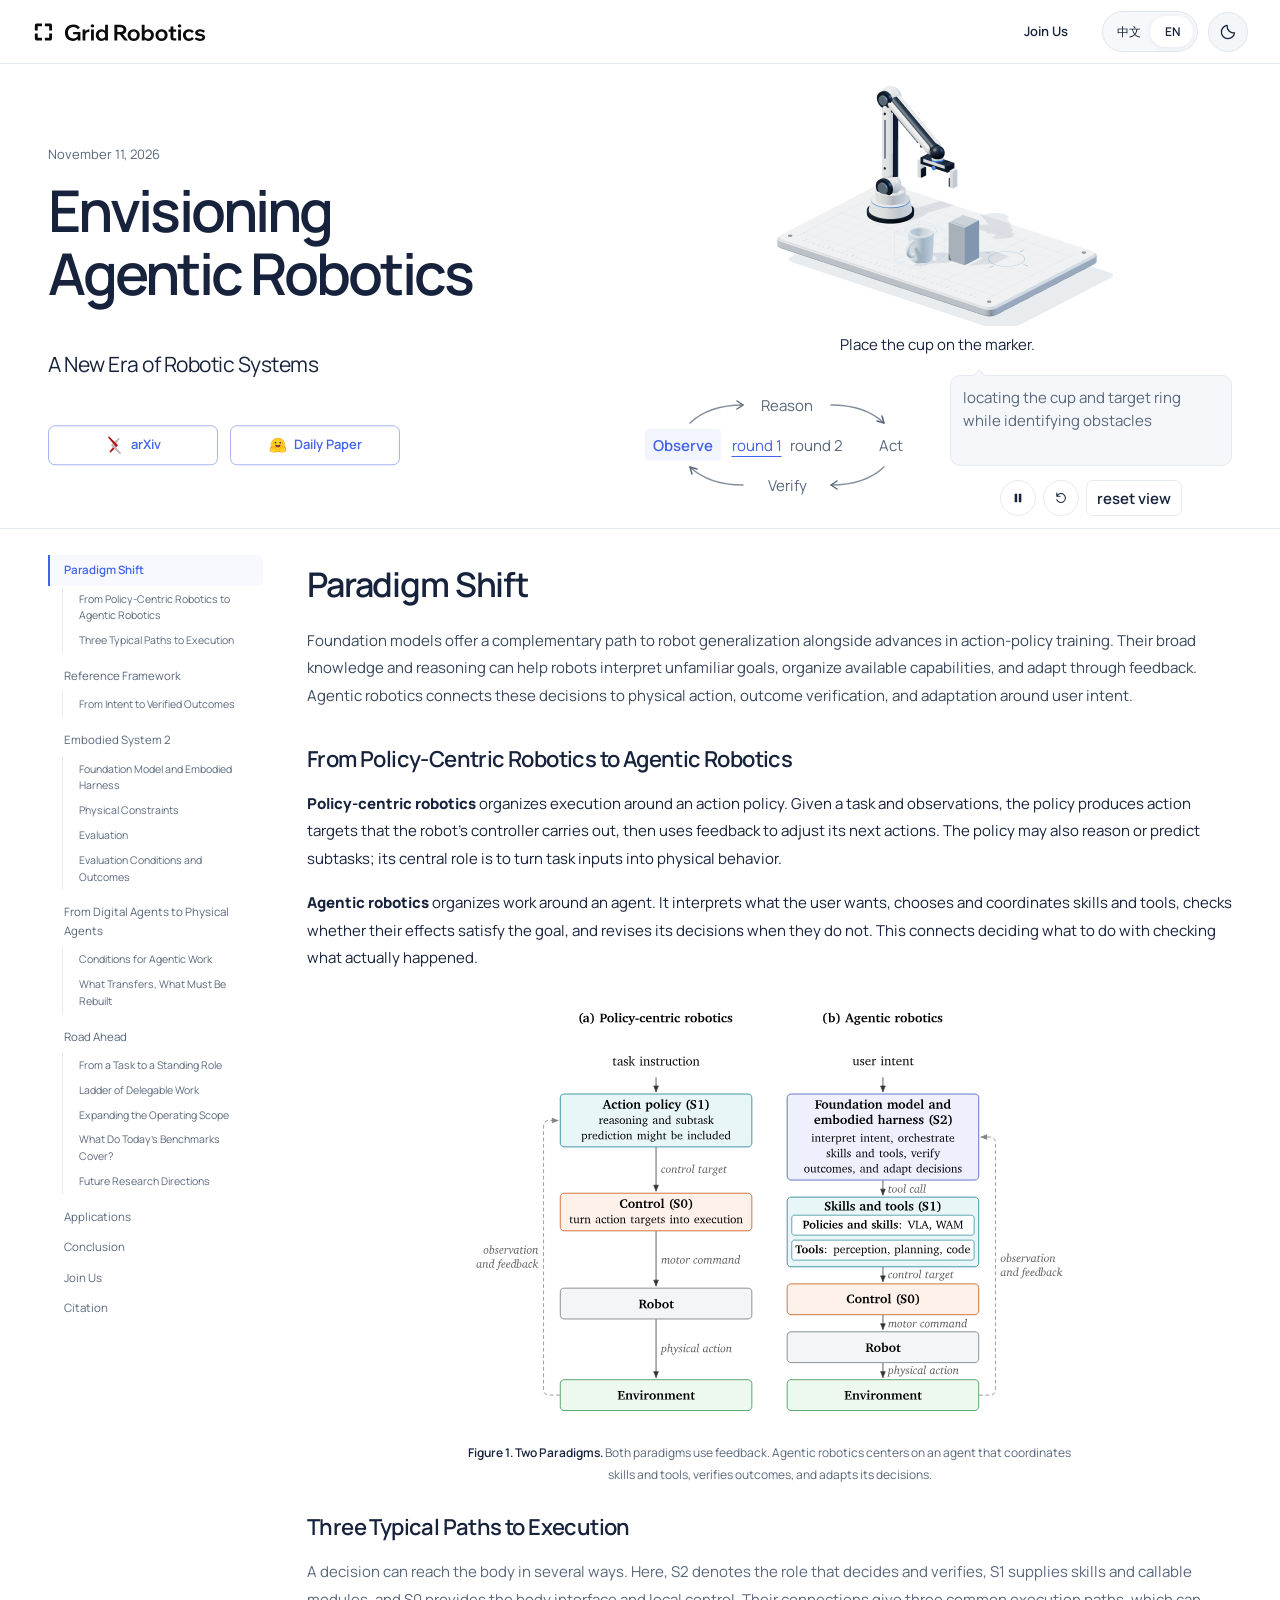
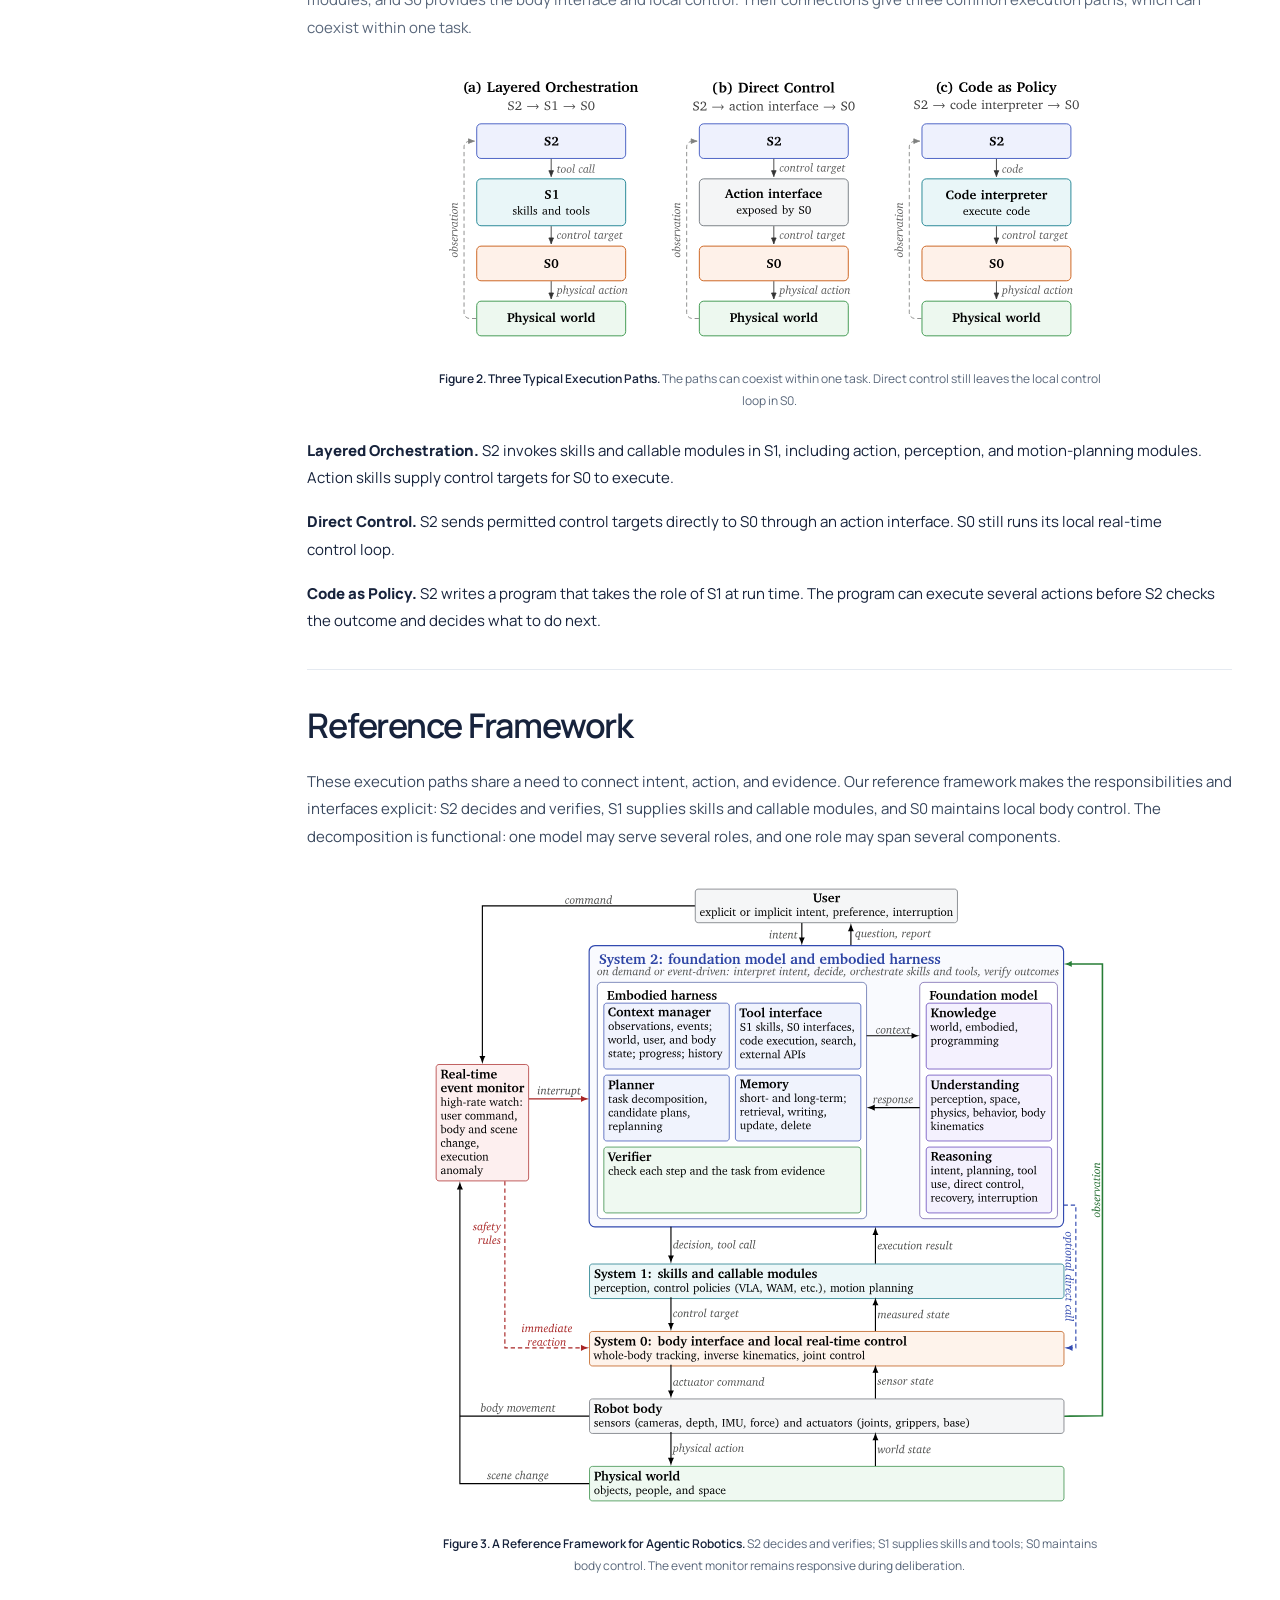
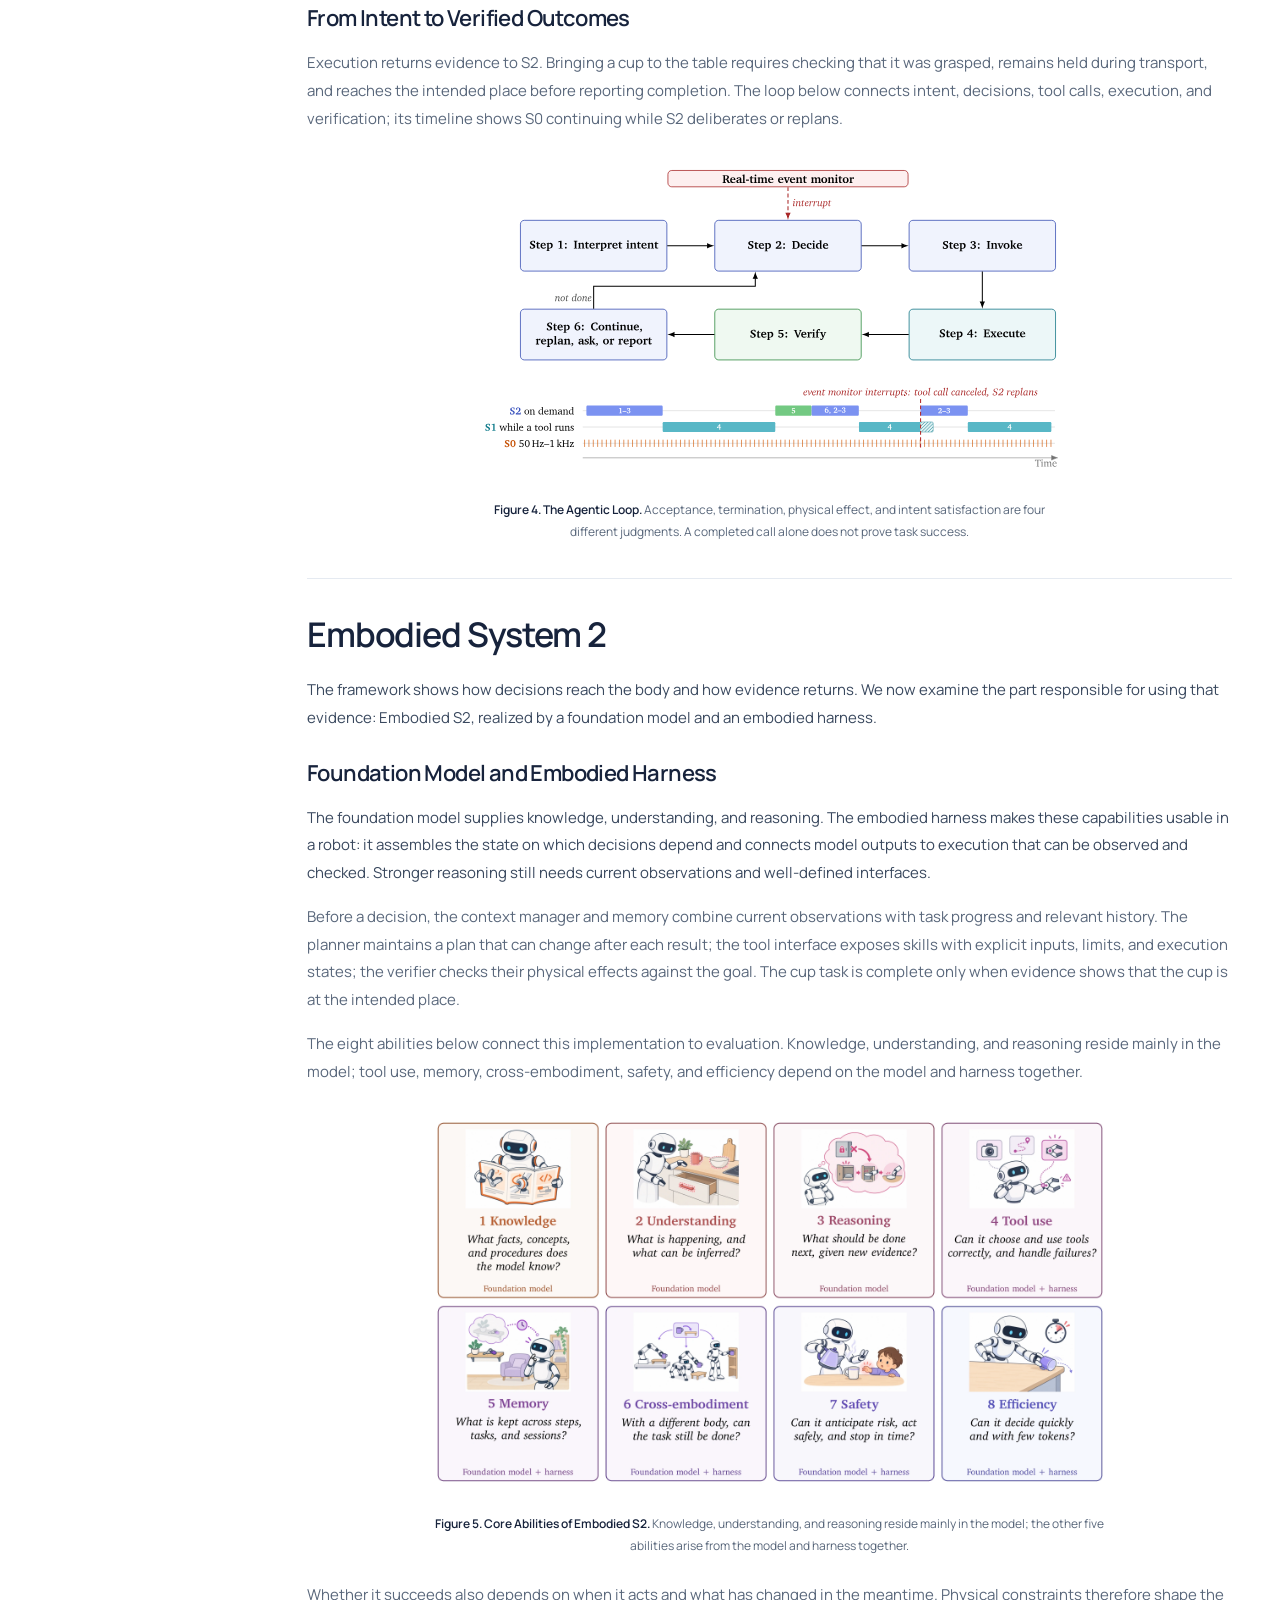
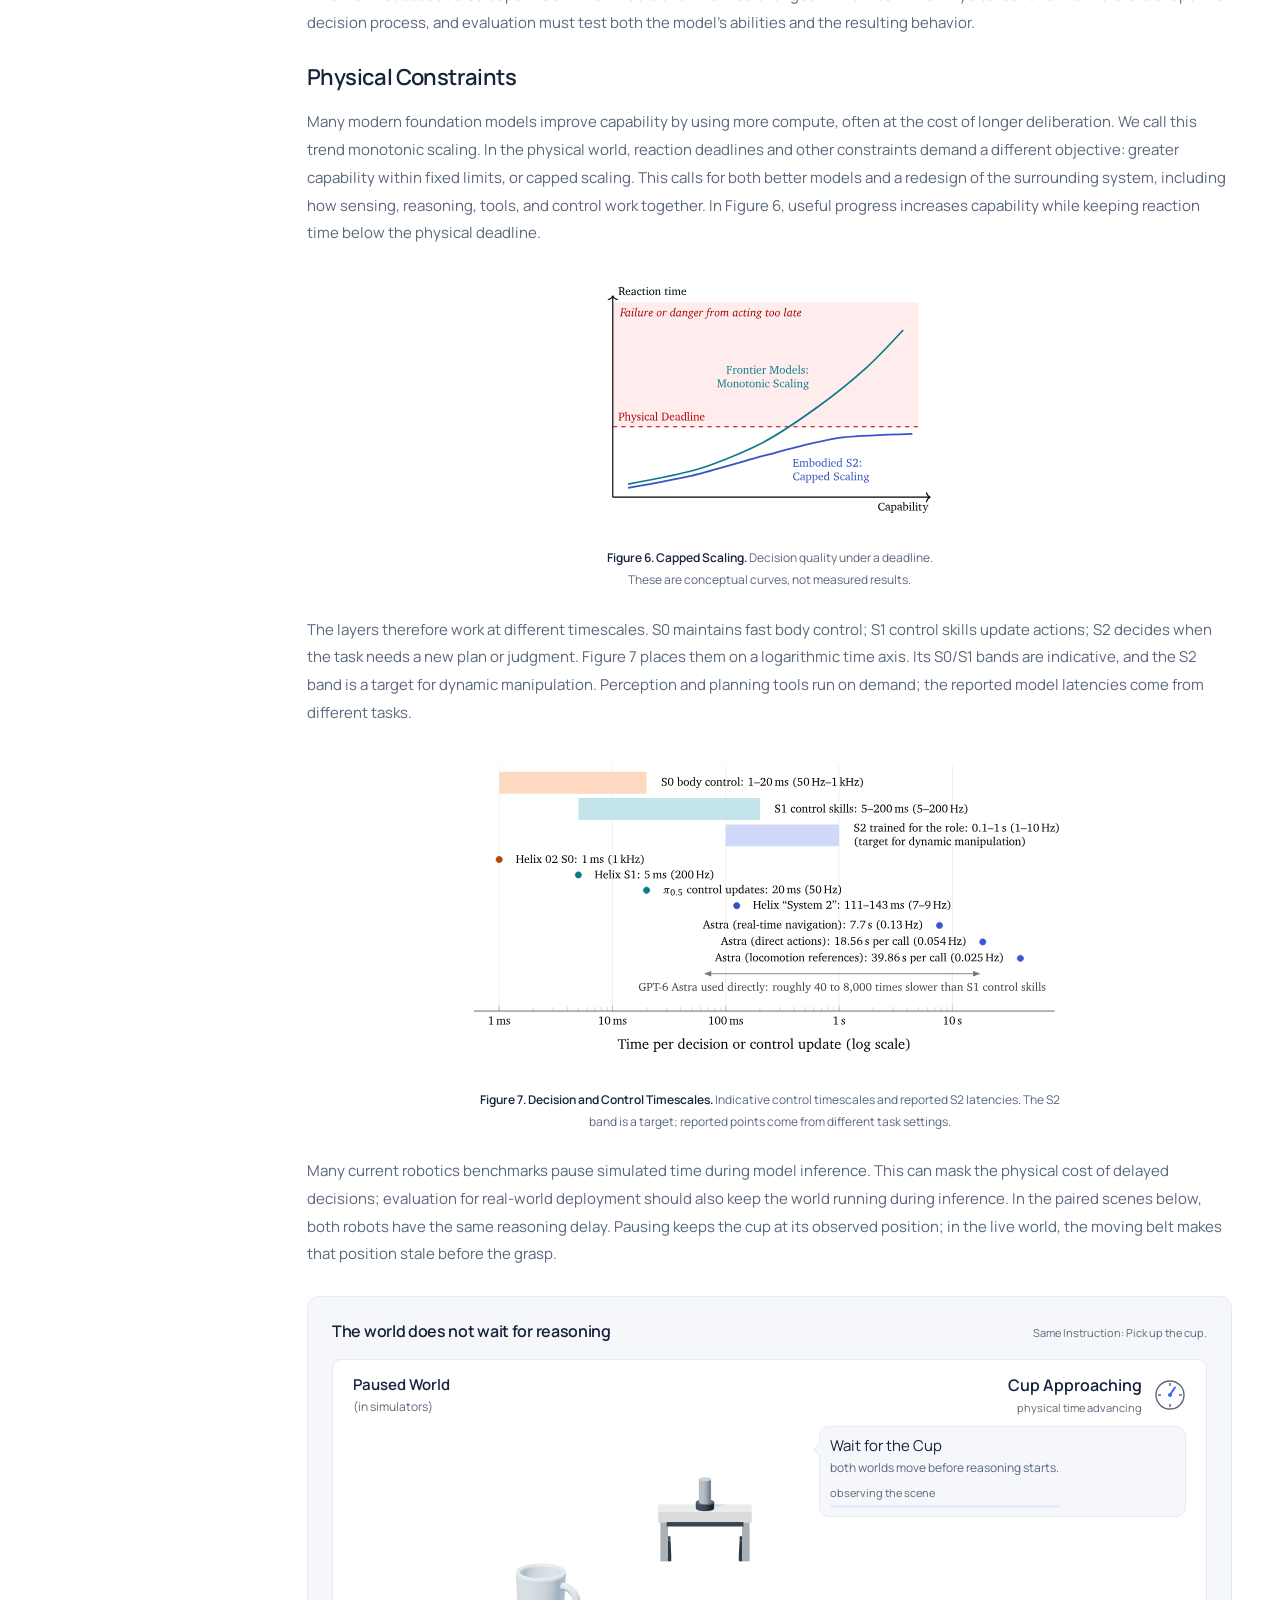
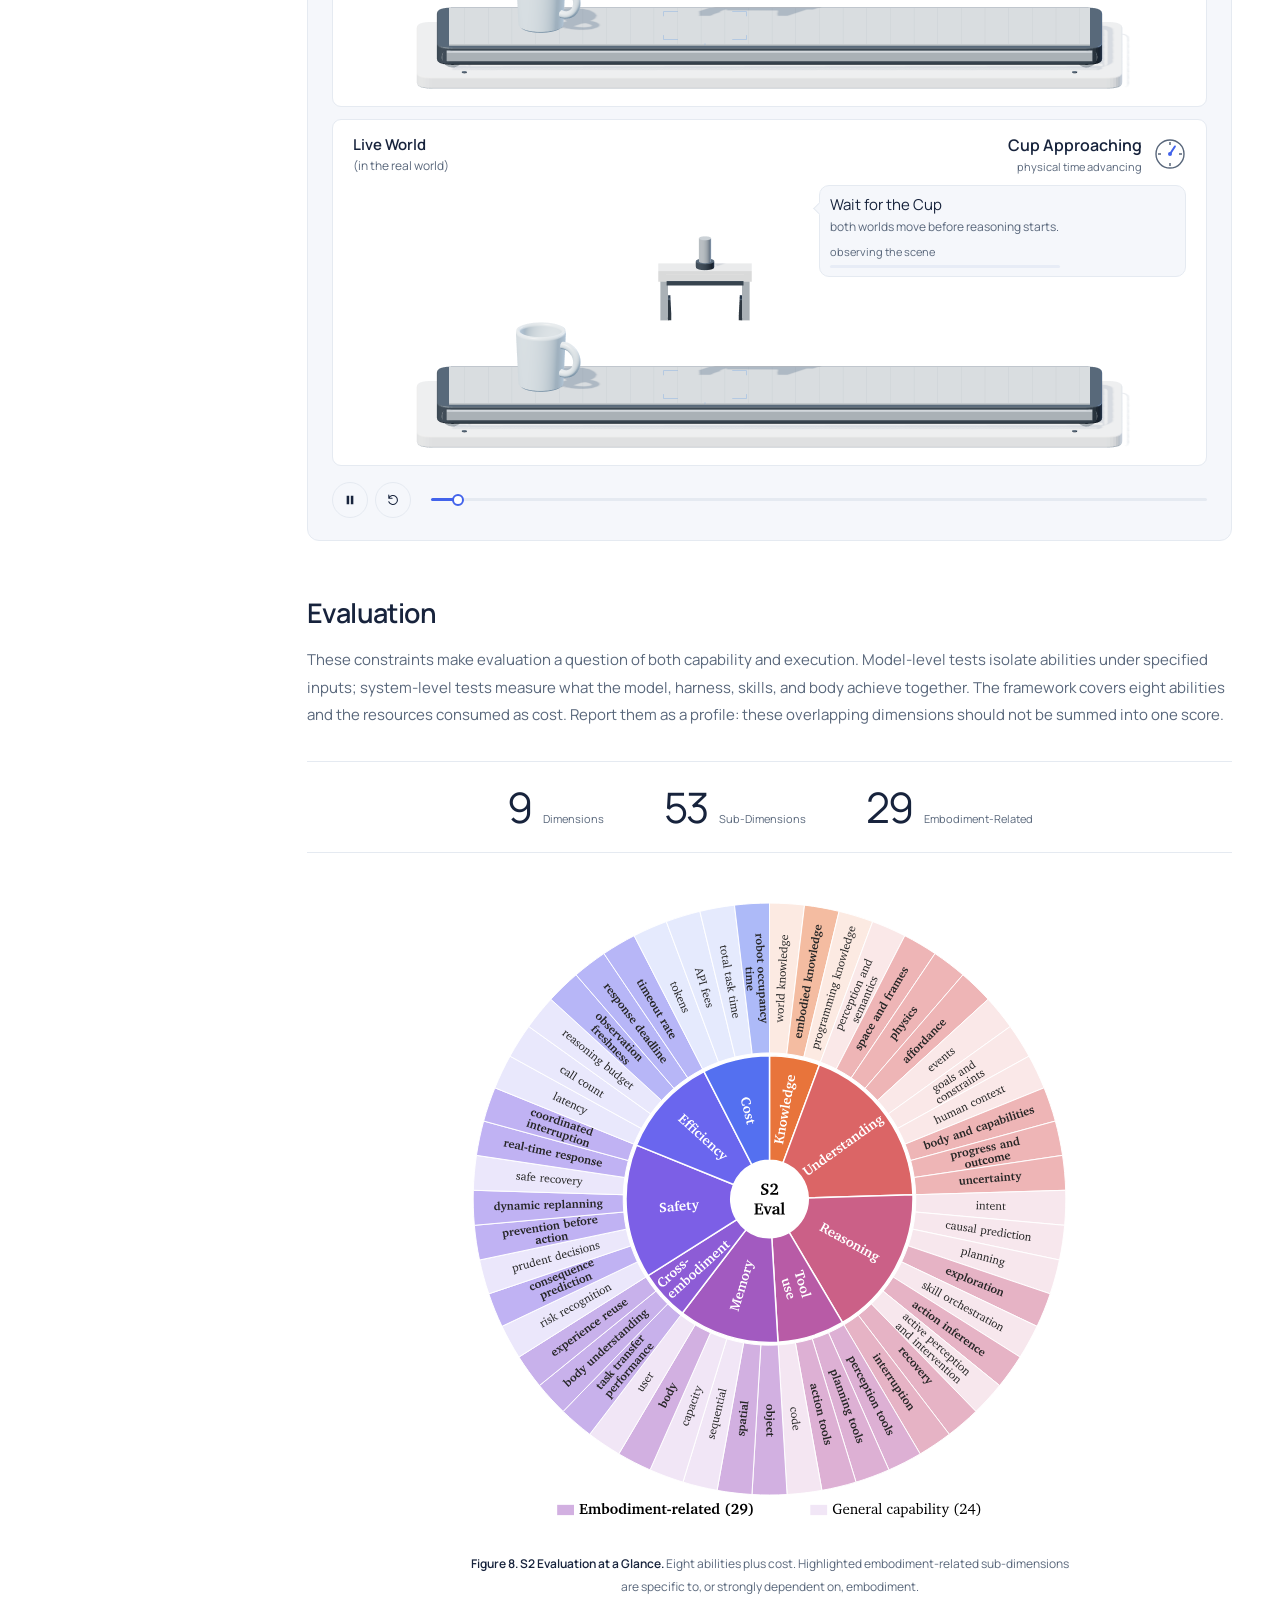
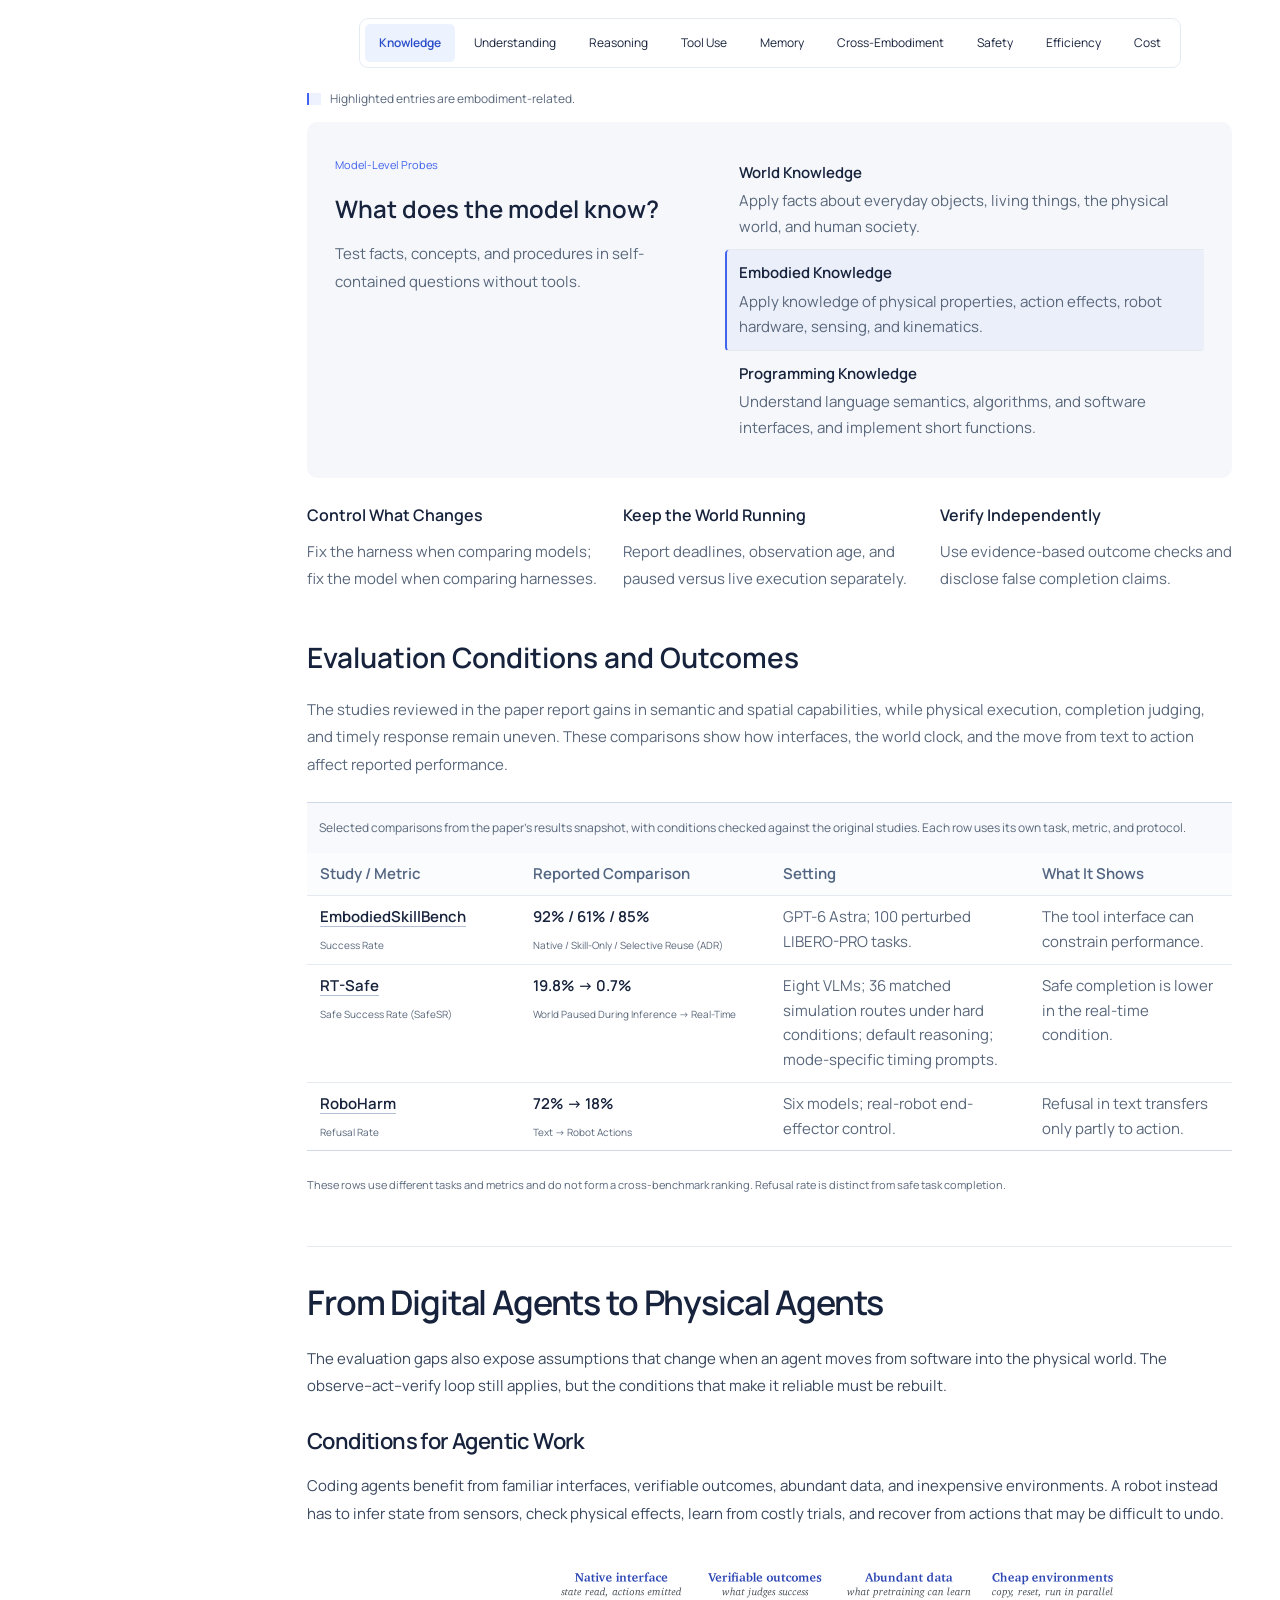
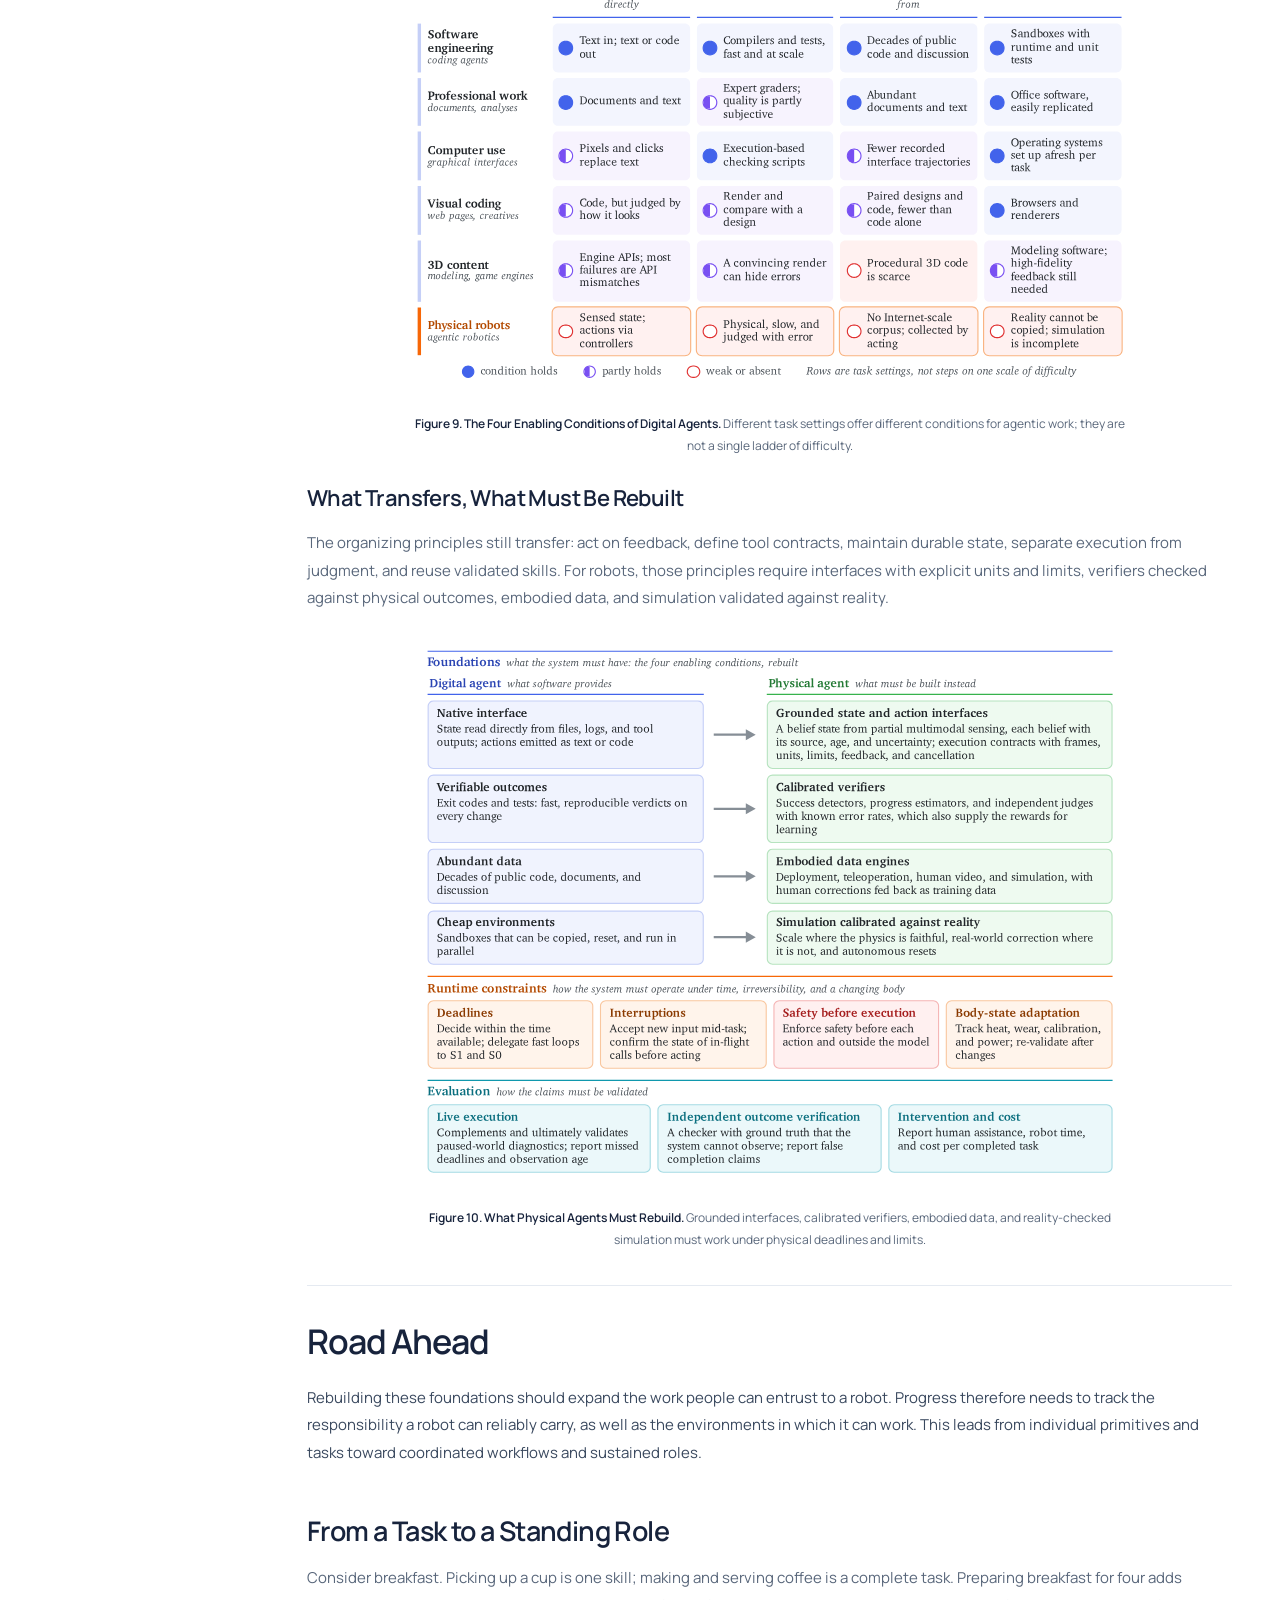
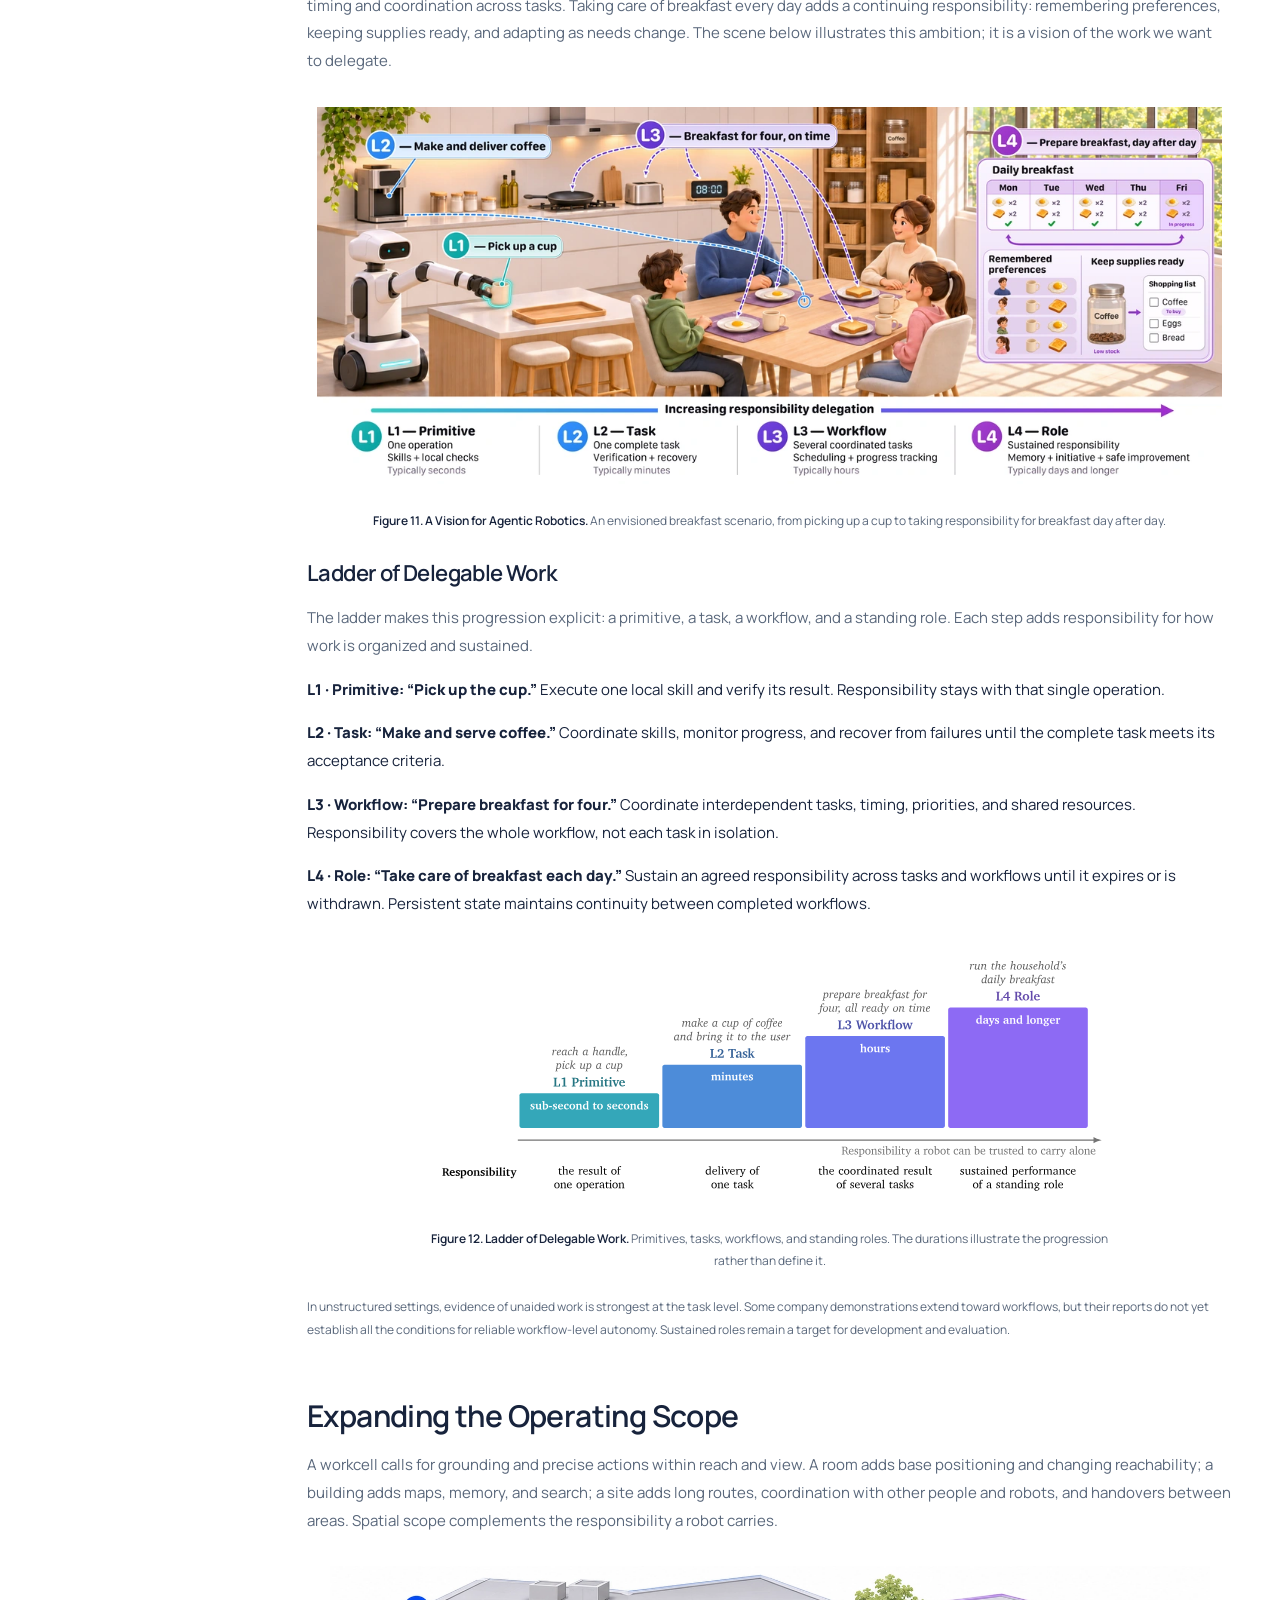
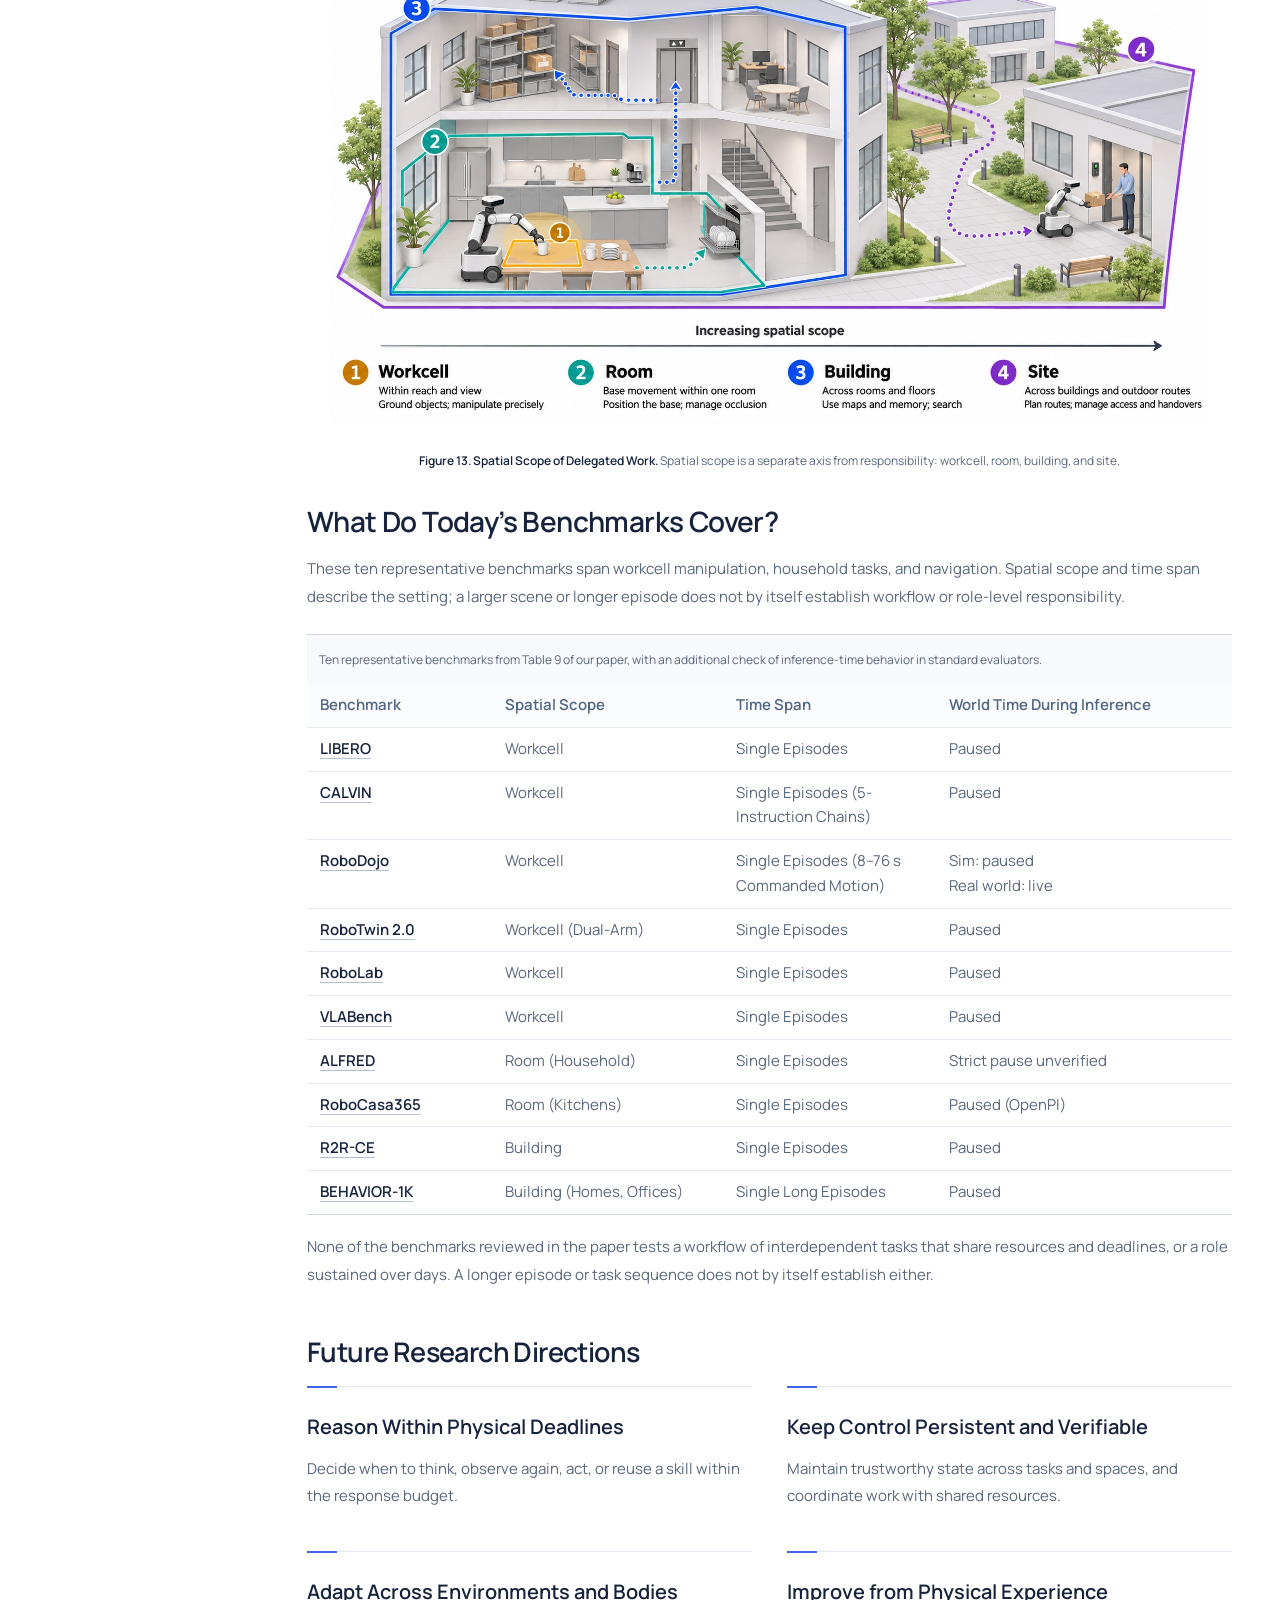
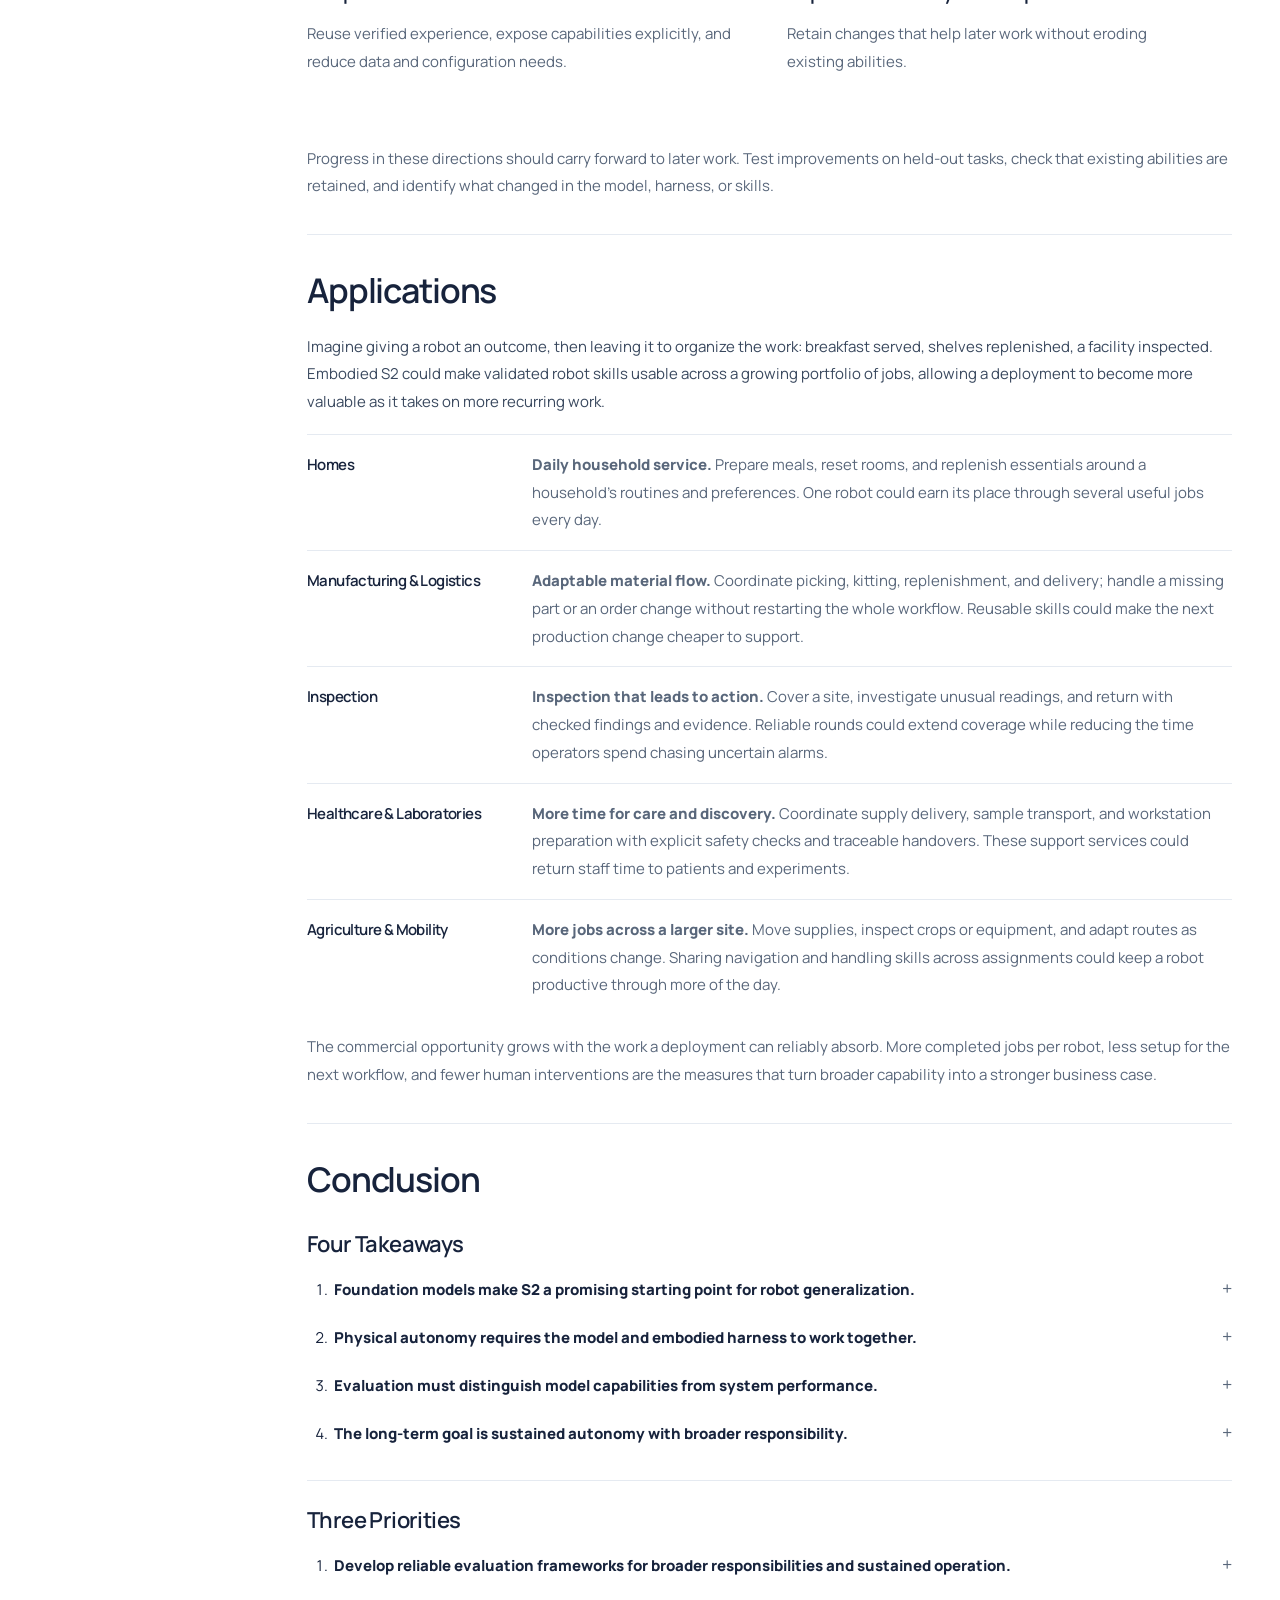
<file: index.html>
<!doctype html><html lang="en" data-theme="light"><head><meta charset="utf-8"><meta name="viewport" content="width=device-width,initial-scale=1"><meta name="theme-color" content="#ffffff"><meta name="robots" content="noindex,nofollow"><title>Envisioning Agentic Robotics · Grid Robotics</title><meta name="description" content="A framework, evaluation principles, and research roadmap for agentic robotics."><link rel="icon" href="assets/brand/favicon.ico?v=20261112-final18" sizes="32x32"><link rel="icon" href="assets/brand/favicon-32.png?v=20261112-final18" type="image/png" sizes="32x32"><link rel="apple-touch-icon" href="assets/brand/apple-touch-icon-180.png?v=20261112-final18"><meta name="application-name" content="Grid Robotics"><meta name="apple-mobile-web-app-title" content="Grid Robotics"><link id="site-manifest" rel="manifest" href="assets/brand/site.webmanifest?v=20261112-final18"><link id="site-favicon" rel="icon" href="assets/brand/favicon.svg?v=20261112-final18" type="image/svg+xml"><script>(()=>{let lang='en',theme='light';try{theme=localStorage.getItem('grid-theme')==='dark'?'dark':'light';lang=localStorage.getItem('grid-language')||'en'}catch{}lang=new URLSearchParams(location.search).get('lang')||lang;const zh=lang==='zh';document.documentElement.dataset.theme=theme;document.documentElement.lang=zh?'zh-CN':'en';document.querySelector('#site-manifest').href='assets/brand/site'+(zh?'-zh':'')+'.webmanifest?v=20261112-final18';document.querySelectorAll('meta[name="application-name"],meta[name="apple-mobile-web-app-title"]').forEach(meta=>meta.content=zh?'理格万物':'Grid Robotics')})();</script><link rel="stylesheet" href="styles.css?v=20261113-eval44"><script src="content.js?v=20261119-paper-links" defer></script><script src="figure-viewer.js?v=20261112-final18" defer></script><script src="evaluation-data.js?v=20261113-eval44" defer></script><script src="app.js?v=20261119-paper-links" defer></script><link rel="stylesheet" href="refinement.css?v=20261112-final18">

<link rel="stylesheet" href="time-demo.css?v=20261113-controls35"><script src="time-demo.js?v=20261113-top36" defer></script>
<link rel="stylesheet" href="navigation.css?v=20261112-audit28">
<script src="polish.js?v=20261113-final39" defer></script>
<link rel="stylesheet" href="brand.css?v=20261112-audit28">
<link rel="stylesheet" href="concept.css?v=20261119-paper-links"><script type="module" src="concept.js?v=20261113-align46"></script>
<script src="visit.js?v=20261113-service42" defer></script></head><body><a data-i18n="skip" class="skip" href="#main">Skip to Content</a><header class="masthead"><a href="#" class="brand" aria-label="Grid Robotics"><picture class="brand-lockup brand-light" data-brand-language="en"><source media="(max-width: 340px)" srcset="assets/brand/lockup_small_14px_black.svg?v=20261112-final18"><source media="(max-width: 700px)" srcset="assets/brand/lockup_small_20px_black.svg?v=20261112-final18"><img src="assets/brand/lockup_small_20px_black.svg?v=20261112-final18" width="1058" height="106" alt="" aria-hidden="true"></picture><picture class="brand-lockup brand-dark" data-brand-language="en"><source media="(max-width: 340px)" srcset="assets/brand/lockup_small_14px_white.svg?v=20261112-final18"><source media="(max-width: 700px)" srcset="assets/brand/lockup_small_20px_white.svg?v=20261112-final18"><img src="assets/brand/lockup_small_20px_white.svg?v=20261112-final18" width="1058" height="106" alt="" aria-hidden="true"></picture><picture class="brand-lockup brand-light" data-brand-language="zh"><source media="(max-width: 340px)" srcset="assets/brand/lockup_zh_small_14px_black.svg?v=20261112-final18"><source media="(max-width: 700px)" srcset="assets/brand/lockup_zh_small_20px_black.svg?v=20261112-final18"><img src="assets/brand/lockup_zh_small_20px_black.svg?v=20261112-final18" width="645" height="106" alt="" aria-hidden="true"></picture><picture class="brand-lockup brand-dark" data-brand-language="zh"><source media="(max-width: 340px)" srcset="assets/brand/lockup_zh_small_14px_white.svg?v=20261112-final18"><source media="(max-width: 700px)" srcset="assets/brand/lockup_zh_small_20px_white.svg?v=20261112-final18"><img src="assets/brand/lockup_zh_small_20px_white.svg?v=20261112-final18" width="645" height="106" alt="" aria-hidden="true"></picture></a><nav aria-label="Main Navigation"><a class="header-join header-destination" href="index.html#join-us" data-project-link data-i18n="join.title">Join Us</a></nav><div class="header-controls"><div class="language-switch" role="group" aria-label="Language / 语言"><button type="button" data-lang="zh" aria-pressed="false">中文</button><button type="button" data-lang="en" aria-pressed="true">EN</button><i aria-hidden="true"></i></div><button class="theme-toggle" id="theme-toggle" type="button" aria-label="Switch to dark mode" aria-pressed="false" title="Switch to dark mode"><svg class="moon-icon" viewBox="0 0 24 24" aria-hidden="true"><path d="M20.7 13.1A8.7 8.7 0 0 1 10.9 3.3 8.8 8.8 0 1 0 20.7 13.1Z"/></svg><svg class="sun-icon" viewBox="0 0 24 24" aria-hidden="true"><circle cx="12" cy="12" r="4"/><path d="M12 2v2m0 16v2M2 12h2m16 0h2M4.9 4.9l1.4 1.4m11.4 11.4 1.4 1.4M4.9 19.1l1.4-1.4M17.7 6.3l1.4-1.4"/></svg></button></div></header><main id="main"><section class="concept-hero wrap">
<div class="concept-copy"><time class="hero-date" datetime="2026-11-11">November 11, 2026</time><h1 data-i18n="hero.title">Envisioning<br>Agentic Robotics</h1><p class="subtitle" data-i18n="hero.subtitle">A New Era of Robotic Systems</p><div class="hero-resources" aria-label="Paper resources"><a class="hero-resource hero-arxiv" href="https://arxiv.org/abs/2611.18359" target="_blank" rel="noopener noreferrer" title="Read the Paper on arXiv"><img class="hero-resource-icon" src="assets/brand/arxiv-logomark.svg" width="18" height="18" alt=""><span data-i18n="hero.arxiv">arXiv</span></a><a class="hero-resource hero-daily-paper" href="https://huggingface.co/papers/2611.18359" target="_blank" rel="noopener noreferrer" title="View the Paper on Hugging Face Daily Papers"><img class="hero-resource-icon" src="assets/brand/hugging-face-logo.svg" width="18" height="18" alt=""><span data-i18n="hero.dailyPaper">Daily Paper</span></a></div></div>
<div class="scene-exhibit" role="group" aria-label="Conceptual robot sequence">

<div class="scene-viewport"><div id="hero-canvas" role="img" aria-label="A robot observes a cup, plans a route, moves it, and verifies its position."></div><img class="scene-fallback" src="hero-scene-fallback.svg?v=20261112-final18" alt="Robot arm and cup on a work surface" hidden></div>
<p class="scene-request" id="scene-request" data-scene-copy="request">Place the cup on the marker.</p>
<div class="scene-phases" role="group" aria-label="Animation phases"><button type="button" class="scene-phase" data-scene-phase="0" aria-pressed="true"><span class="phase-index" aria-hidden="true">01</span><span data-phase-label="0">Observe</span></button><button type="button" class="scene-phase" data-scene-phase="1" aria-pressed="false"><span class="phase-index" aria-hidden="true">02</span><span data-phase-label="1">Reason</span></button><button type="button" class="scene-phase" data-scene-phase="2" aria-pressed="false"><span class="phase-index" aria-hidden="true">03</span><span data-phase-label="2">Act</span></button><button type="button" class="scene-phase" data-scene-phase="3" aria-pressed="false"><span class="phase-index" aria-hidden="true">04</span><span data-phase-label="3">Verify</span></button></div>
<div class="scene-caption-row"><p class="scene-captions" id="scene-caption"></p><div class="scene-playback"><button class="scene-toggle" type="button" aria-label="Pause animation" aria-pressed="false"><svg class="pause-icon" viewBox="0 0 12 12" aria-hidden="true"><path d="M2 1h3v10H2zM7 1h3v10H7z"/></svg><svg class="play-icon" viewBox="0 0 12 12" aria-hidden="true"><path d="M3 1l8 5-8 5z"/></svg></button><button class="scene-replay" type="button" aria-label="Replay animation"><svg viewBox="0 0 20 20" aria-hidden="true"><path d="M4.2 7.1a6.4 6.4 0 1 1-.2 5.3M4 2.8v4.7h4.7"/></svg></button></div></div></div></section><div class="reading-layout wrap"><aside class="contents"><nav aria-label="On This Page"><ul><li class="nav-group"><a href="#perspective" data-i18n="nav.perspective">Paradigm Shift</a><ul><li><a href="#policy-to-agent" data-i18n="shift.title">From Policy-Centric Robotics to Agentic Robotics</a></li><li><a href="#execution-paths" data-i18n="paths.title">Three Typical Paths to Execution</a></li></ul></li><li class="nav-group"><a href="#framework" data-i18n="nav.framework">Reference Framework</a><ul><li><a href="#verified-loop" data-i18n="loop.heading">From Intent to Verified Outcomes</a></li></ul></li><li class="nav-group"><a href="#embodied" data-i18n="nav.embodied">Embodied System 2</a><ul><li><a href="#model-harness" data-i18n="harness.heading">Foundation Model and Embodied Harness</a></li><li><a href="#physical-constraints" data-i18n="deadline.title">Physical Constraints</a></li><li><a href="#evaluation" data-i18n="nav.evaluation">Evaluation</a></li><li><a href="#reported-comparisons" data-i18n="results.title">Evaluation Conditions and Outcomes</a></li></ul></li><li class="nav-group"><a href="#digital" data-i18n="nav.digital">From Digital Agents to Physical Agents</a><ul><li><a href="#digital-conditions" data-i18n="digital.conditions">Conditions for Agentic Work</a></li><li><a href="#digital-rebuild" data-i18n="digital.rebuild">What Transfers, What Must Be Rebuilt</a></li></ul></li><li class="nav-group"><a href="#roadmap" data-i18n="nav.roadmap">Road Ahead</a><ul><li><a href="#breakfast-vision" data-i18n="vision.title">From a Task to a Standing Role</a></li><li><a href="#ladder" data-i18n="ladder.title">Ladder of Delegable Work</a></li><li><a href="#operating-scope" data-i18n="space.title">Expanding the Operating Scope</a></li><li><a href="#benchmark-coverage" data-i18n="coverage.title">What Do Today’s Benchmarks Cover?</a></li><li><a href="#research" data-i18n="nav.research">Future Research Directions</a></li></ul></li><li class="nav-group"><a href="#applications" data-i18n="nav.applications">Applications</a></li><li class="nav-group"><a href="#conclusion" data-i18n="conclusion.title">Conclusion</a></li><li class="nav-group"><a href="#join-us" data-i18n="join.title">Join Us</a></li><li class="nav-group"><a href="#citation" data-i18n="citation.title">Citation</a></li></ul></nav><div class="reading-progress"><i></i></div></aside><div class="article"><section id="perspective" class="article-section"><h2 data-i18n="perspective.title">Paradigm Shift</h2><p data-i18n="perspective.lead" class="lead">Foundation models offer a complementary path to robot generalization alongside advances in action-policy training. Their broad knowledge and reasoning can help robots interpret unfamiliar goals, organize available capabilities, and adapt through feedback. Agentic robotics connects these decisions to physical action, outcome verification, and adaptation around user intent.</p><section id="policy-to-agent" class="paradigm-subsection"><h3 data-i18n="shift.title">From Policy-Centric Robotics to Agentic Robotics</h3><p data-i18n="policy.copy"><strong>Policy-centric robotics</strong> organizes execution around an action policy. Given a task and observations, the policy produces action targets that the robot’s controller carries out, then uses feedback to adjust its next actions. The policy may also reason or predict subtasks; its central role is to turn task inputs into physical behavior.</p><p data-i18n="agentic.copy"><strong>Agentic robotics</strong> organizes work around an agent. It interprets what the user wants, chooses and coordinates skills and tools, checks whether their effects satisfy the goal, and revises its decisions when they do not. This connects deciding what to do with checking what actually happened.</p><figure class="paper-figure "><button type="button" class="figure-open" data-figure="paradigm" aria-label="Enlarge figure"><img src="assets/paper-figures/paradigm.svg?v=20261112-final18" width="473.505" height="321.22" alt="Both paradigms use feedback. Agentic robotics centers on an agent that coordinates skills and tools, verifies outcomes, and adapts its decisions." data-alt="fig.paradigm" loading="lazy"></button><figcaption data-i18n="cap.paradigm" class="" ><strong class="figure-label">Figure 1. Two Paradigms.</strong> Both paradigms use feedback. Agentic robotics centers on an agent that coordinates skills and tools, verifies outcomes, and adapts its decisions.</figcaption></figure></section><h3 id="execution-paths" data-i18n="paths.title">Three Typical Paths to Execution</h3><p data-i18n="paths.lead">A decision can reach the body in several ways. Here, S2 denotes the role that decides and verifies, S1 supplies skills and callable modules, and S0 provides the body interface and local control. Their connections give three common execution paths, which can coexist within one task.</p><figure class="paper-figure "><button type="button" class="figure-open" data-figure="execution-paths" aria-label="Enlarge figure"><img src="assets/paper-figures/execution-paths.svg?v=20261112-final18" width="460.301" height="186.312" alt="The paths can coexist within one task. Direct control still leaves the local control loop in S0." data-alt="fig.execution-paths" loading="lazy"></button><figcaption data-i18n="cap.execution-paths" class="" ><strong class="figure-label">Figure 2. Three Typical Execution Paths.</strong> The paths can coexist within one task. Direct control still leaves the local control loop in S0.</figcaption></figure><div class="path-explanations"><p data-i18n="path.0.explanation"><strong>Layered Orchestration.</strong> S2 invokes skills and callable modules in S1, including action, perception, and motion-planning modules. Action skills supply control targets for S0 to execute.</p><p data-i18n="path.1.explanation"><strong>Direct Control.</strong> S2 sends permitted control targets directly to S0 through an action interface. S0 still runs its local real-time control loop.</p><p data-i18n="path.2.explanation"><strong>Code as Policy.</strong> S2 writes a program that takes the role of S1 at run time. The program can execute several actions before S2 checks the outcome and decides what to do next.</p></div></section><section id="framework" class="article-section"><h2 data-i18n="framework.title" class="" >Reference Framework</h2><p data-i18n="framework.lead" class="lead" >These execution paths share a need to connect intent, action, and evidence. Our reference framework makes the responsibilities and interfaces explicit: S2 decides and verifies, S1 supplies skills and callable modules, and S0 maintains local body control. The decomposition is functional: one model may serve several roles, and one role may span several components.</p><figure class="paper-figure "><button type="button" class="figure-open" data-figure="architecture" aria-label="Enlarge figure"><img src="assets/paper-figures/architecture.svg?v=20261113-figure3-34" width="470.565" height="432.639" alt="S2 decides and verifies; S1 supplies skills and tools; S0 maintains body control. The event monitor remains responsive during deliberation." data-alt="fig.architecture" loading="lazy"></button><figcaption data-i18n="cap.architecture" class="" ><strong class="figure-label">Figure 3. A Reference Framework for Agentic Robotics.</strong> S2 decides and verifies; S1 supplies skills and tools; S0 maintains body control. The event monitor remains responsive during deliberation.</figcaption></figure><h3 id="verified-loop" data-i18n="loop.heading">From Intent to Verified Outcomes</h3><p data-i18n="loop.lead">Execution returns evidence to S2. Bringing a cup to the table requires checking that it was grasped, remains held during transport, and reaches the intended place before reporting completion. The loop below connects intent, decisions, tool calls, execution, and verification; its timeline shows S0 continuing while S2 deliberates or replans.</p><figure class="paper-figure "><button type="button" class="figure-open" data-figure="loop" aria-label="Enlarge figure"><img src="assets/paper-figures/loop.svg?v=20261112-final18" width="459.592" height="240.806" alt="Acceptance, termination, physical effect, and intent satisfaction are four different judgments. A completed call alone does not prove task success." data-alt="fig.loop" loading="lazy"></button><figcaption data-i18n="cap.loop" class="" ><strong class="figure-label">Figure 4. The Agentic Loop.</strong> Acceptance, termination, physical effect, and intent satisfaction are four different judgments. A completed call alone does not prove task success.</figcaption></figure></section><section id="embodied" class="article-section"><h2 data-i18n="embodied.title" class="" >Embodied System 2</h2><p data-i18n="embodied.bridge" class="lead">The framework shows how decisions reach the body and how evidence returns. We now examine the part responsible for using that evidence: Embodied S2, realized by a foundation model and an embodied harness.</p><h3 id="model-harness" data-i18n="harness.heading">Foundation Model and Embodied Harness</h3><p data-i18n="embodied.lead" class="lead" >The foundation model supplies knowledge, understanding, and reasoning. The embodied harness makes these capabilities usable in a robot: it assembles the state on which decisions depend and connects model outputs to execution that can be observed and checked. Stronger reasoning still needs current observations and well-defined interfaces.</p><p data-i18n="harness.execution">Before a decision, the context manager and memory combine current observations with task progress and relevant history. The planner maintains a plan that can change after each result; the tool interface exposes skills with explicit inputs, limits, and execution states; the verifier checks their physical effects against the goal. The cup task is complete only when evidence shows that the cup is at the intended place.</p><p data-i18n="harness.abilities">The eight abilities below connect this implementation to evaluation. Knowledge, understanding, and reasoning reside mainly in the model; tool use, memory, cross-embodiment, safety, and efficiency depend on the model and harness together.</p><figure class="paper-figure "><button type="button" class="figure-open" data-figure="eval-illustrated" aria-label="Enlarge figure"><img src="assets/paper-figures/eval-illustrated.webp?v=20261112-final18" width="3200" height="1748" alt="Eight abilities support the complete loop. Some reside mainly in the model; others depend on the harness and the body." data-alt="fig.eval-illustrated" loading="lazy"></button><figcaption data-i18n="cap.eval-illustrated" class="" ><strong class="figure-label">Figure 5. Core Abilities of Embodied S2.</strong> Knowledge, understanding, and reasoning reside mainly in the model; the other five abilities arise from the model and harness together.</figcaption></figure><p data-i18n="harness.bridge">Whether it succeeds also depends on when it acts and what has changed in the meantime. Physical constraints therefore shape the decision process, and evaluation must test both the model’s abilities and the resulting behavior.</p><h3 id="physical-constraints" data-i18n="deadline.title">Physical Constraints</h3><p data-i18n="deadline.copy" class="" >Many modern foundation models improve capability by using more compute, often at the cost of longer deliberation. We call this trend monotonic scaling. In the physical world, reaction deadlines and other constraints demand a different objective: greater capability within fixed limits, or capped scaling. This calls for both better models and a redesign of the surrounding system, including how sensing, reasoning, tools, and control work together. In Figure 6, useful progress increases capability while keeping reaction time below the physical deadline.</p><figure class="paper-figure "><button type="button" class="figure-open" data-figure="capped-scaling" aria-label="Enlarge figure"><img src="assets/paper-figures/capped-scaling.svg?v=20261112-final18" width="232.98" height="167.885" alt="Decision quality under a deadline. These are conceptual curves, not measured results." data-alt="fig.capped-scaling" loading="lazy"></button><figcaption data-i18n="cap.capped-scaling" class="" ><strong class="figure-label">Figure 6. Capped Scaling.</strong> Decision quality under a deadline. These are conceptual curves, not measured results.</figcaption></figure><p data-i18n="deadline.timescales">The layers therefore work at different timescales. S0 maintains fast body control; S1 control skills update actions; S2 decides when the task needs a new plan or judgment. Figure 7 places them on a logarithmic time axis. Its S0/S1 bands are indicative, and the S2 band is a target for dynamic manipulation. Perception and planning tools run on demand; the reported model latencies come from different tasks.</p><figure class="paper-figure "><button type="button" class="figure-open" data-figure="latency" aria-label="Enlarge figure"><img src="assets/paper-figures/latency.svg?v=20261112-final18" width="417.677" height="210.773" alt="Timing requirements differ across S2, callable skills, and continuous body control." data-alt="fig.latency" loading="lazy"></button><figcaption data-i18n="cap.latency" class="" ><strong class="figure-label">Figure 7. Decision and Control Timescales.</strong> Indicative control timescales and reported S2 latencies. The S2 band is a target; reported points come from different task settings.</figcaption></figure><p data-i18n="deadline.demo">Many current robotics benchmarks pause simulated time during model inference. This can mask the physical cost of delayed decisions; evaluation for real-world deployment should also keep the world running during inference. In the paired scenes below, both robots have the same reasoning delay. Pausing keeps the cup at its observed position; in the live world, the moving belt makes that position stale before the grasp.</p><div class="time-demo" data-time-demo role="group" aria-label="Two simultaneous scenes compare paused and live worlds during the same reasoning delay.">
  <div class="time-demo-heading"><h4 data-time-copy="heading">The world does not wait for reasoning</h4><p data-time-copy="command">Same Instruction: Pick up the cup.</p></div>
  <div class="time-world" data-time-world="paused">
    <div class="time-world-header"><span class="time-world-name" data-time-copy="paused">Paused world</span><span class="time-clock"><span data-time-clock-label></span><svg viewBox="0 0 32 32" aria-hidden="true"><circle class="time-clock-face" cx="16" cy="16" r="14"/><path class="time-clock-ticks" d="M16 4v3M28 16h-3M16 28v-3M4 16h3"/><path class="time-clock-hand" d="M16 16V7"/><circle class="time-clock-center" cx="16" cy="16" r="2"/></svg></span></div>
    <div class="time-viewport" data-time-scene="paused" data-render="loading"><svg class="time-scene" viewBox="0 -35 640 177" aria-hidden="true">
      <defs>
        <linearGradient id="time-metal-paused" x1="0" y1="0" x2="0" y2="1"><stop class="time-metal-light"/><stop class="time-metal-mid" offset="1"/></linearGradient>
        <linearGradient id="time-ceramic-paused" x1="0" x2="1"><stop class="time-cup-light"/><stop class="time-cup-main" offset=".55"/><stop class="time-cup-dark" offset="1"/></linearGradient>
      </defs>
      <rect class="time-window" x="245.5" y="18" width="90" height="76" rx="8"/>
      
      <rect class="time-belt-body" x="20" y="94" width="600" height="22" rx="11"/>
      <path class="time-belt-edge" d="M34 96H606M34 114H606"/>
      <path class="time-belt-marks" d="M44 105H596"/>
      <g transform="translate(31 105)"><circle class="time-wheel" r="7"/><path class="time-wheel-spokes" d="M-5 0H5M0-5V5"/><circle class="time-wheel-hub" r="2.5"/></g>
      <g transform="translate(609 105)"><circle class="time-wheel" r="7"/><path class="time-wheel-spokes" d="M-5 0H5M0-5V5"/><circle class="time-wheel-hub" r="2.5"/></g>
      <path class="time-ghost" d="M151 58h38v23c0 8-8 13-19 13s-19-5-19-13z"/>
      <g class="time-cup" transform="translate(140 0)">
        
        <path class="time-cup-body" d="M-19 58h38v23c0 8-8 13-19 13s-19-5-19-13z" fill="url(#time-ceramic-paused)"/>
        <path class="time-cup-handle" d="M7 70h2c5 0 8 4 8 10s-3 10-8 10H7v-5h2c3 0 3-2 3-5s0-5-3-5H7z" fill="url(#time-ceramic-paused)"/>
        <path class="time-cup-highlight" d="M-13 66v14q0 6 6 8"/>
        <ellipse class="time-cup-rim" cy="58" rx="19" ry="4"/><ellipse class="time-cup-inside" cy="58" rx="15" ry="2"/>
      </g>
      <g class="time-gripper" transform="translate(290.5 0)">
        <rect class="time-arm-stem" x="-3" y="-16" width="6" height="40" rx="3"/>
        <rect class="time-arm-body" x="-36" y="21" width="72" height="12" rx="5" fill="url(#time-metal-paused)"/>
        <g class="time-jaw-left"><path class="time-finger" d="M-29 29h7v10q0 3 3 3h3v7h-6q-7 0-7-7z" fill="url(#time-metal-paused)"/><rect class="time-grip-pad" x="-19" y="42" width="3" height="7" rx="1.5"/></g>
        <g class="time-jaw-right"><path class="time-finger" d="M29 29h-7v10q0 3-3 3h-3v7h6q7 0 7-7z" fill="url(#time-metal-paused)"/><rect class="time-grip-pad" x="16" y="42" width="3" height="7" rx="1.5"/></g>
        <circle class="time-arm-joint" cy="26" r="6"/><circle class="time-arm-axle" cy="26" r="2"/>
      </g>
    </svg></div>
    <div class="time-world-footer"><div><div class="time-reason-label" data-time-phase>Observing the Scene</div><div class="time-reason-track" aria-hidden="true"><i class="time-reason-fill"></i></div></div><span class="time-status" data-time-status>Waiting for the decision</span></div>
  </div>
  <div class="time-world" data-time-world="live">
    <div class="time-world-header"><span class="time-world-name" data-time-copy="live">Live world</span><span class="time-clock"><span data-time-clock-label></span><svg viewBox="0 0 32 32" aria-hidden="true"><circle class="time-clock-face" cx="16" cy="16" r="14"/><path class="time-clock-ticks" d="M16 4v3M28 16h-3M16 28v-3M4 16h3"/><path class="time-clock-hand" d="M16 16V7"/><circle class="time-clock-center" cx="16" cy="16" r="2"/></svg></span></div>
    <div class="time-viewport" data-time-scene="live" data-render="loading"><svg class="time-scene" viewBox="0 -35 640 177" aria-hidden="true">
      <defs>
        <linearGradient id="time-metal-live" x1="0" y1="0" x2="0" y2="1"><stop class="time-metal-light"/><stop class="time-metal-mid" offset="1"/></linearGradient>
        <linearGradient id="time-ceramic-live" x1="0" x2="1"><stop class="time-cup-light"/><stop class="time-cup-main" offset=".55"/><stop class="time-cup-dark" offset="1"/></linearGradient>
      </defs>
      <rect class="time-window" x="245.5" y="18" width="90" height="76" rx="8"/>
      
      <rect class="time-belt-body" x="20" y="94" width="600" height="22" rx="11"/>
      <path class="time-belt-edge" d="M34 96H606M34 114H606"/>
      <path class="time-belt-marks" d="M44 105H596"/>
      <g transform="translate(31 105)"><circle class="time-wheel" r="7"/><path class="time-wheel-spokes" d="M-5 0H5M0-5V5"/><circle class="time-wheel-hub" r="2.5"/></g>
      <g transform="translate(609 105)"><circle class="time-wheel" r="7"/><path class="time-wheel-spokes" d="M-5 0H5M0-5V5"/><circle class="time-wheel-hub" r="2.5"/></g>
      <path class="time-ghost" d="M151 58h38v23c0 8-8 13-19 13s-19-5-19-13z"/>
      <g class="time-cup" transform="translate(140 0)">
        
        <path class="time-cup-body" d="M-19 58h38v23c0 8-8 13-19 13s-19-5-19-13z" fill="url(#time-ceramic-live)"/>
        <path class="time-cup-handle" d="M7 70h2c5 0 8 4 8 10s-3 10-8 10H7v-5h2c3 0 3-2 3-5s0-5-3-5H7z" fill="url(#time-ceramic-live)"/>
        <path class="time-cup-highlight" d="M-13 66v14q0 6 6 8"/>
        <ellipse class="time-cup-rim" cy="58" rx="19" ry="4"/><ellipse class="time-cup-inside" cy="58" rx="15" ry="2"/>
      </g>
      <g class="time-gripper" transform="translate(290.5 0)">
        <rect class="time-arm-stem" x="-3" y="-16" width="6" height="40" rx="3"/>
        <rect class="time-arm-body" x="-36" y="21" width="72" height="12" rx="5" fill="url(#time-metal-live)"/>
        <g class="time-jaw-left"><path class="time-finger" d="M-29 29h7v10q0 3 3 3h3v7h-6q-7 0-7-7z" fill="url(#time-metal-live)"/><rect class="time-grip-pad" x="-19" y="42" width="3" height="7" rx="1.5"/></g>
        <g class="time-jaw-right"><path class="time-finger" d="M29 29h-7v10q0 3-3 3h-3v7h6q7 0 7-7z" fill="url(#time-metal-live)"/><rect class="time-grip-pad" x="16" y="42" width="3" height="7" rx="1.5"/></g>
        <circle class="time-arm-joint" cy="26" r="6"/><circle class="time-arm-axle" cy="26" r="2"/>
      </g>
    </svg></div>
    <div class="time-world-footer"><div><div class="time-reason-label" data-time-phase>Observing the Scene</div><div class="time-reason-track" aria-hidden="true"><i class="time-reason-fill"></i></div></div><span class="time-status" data-time-status>Waiting for the decision</span></div>
  </div>
  <div class="time-demo-footer"><div class="time-demo-controls"><button class="scene-toggle" data-time-toggle type="button" aria-label="Pause animation" aria-pressed="false"><svg class="pause-icon" viewBox="0 0 12 12" aria-hidden="true"><path d="M2 1h3v10H2zM7 1h3v10H7z"/></svg><svg class="play-icon" viewBox="0 0 12 12" aria-hidden="true"><path d="M3 1l8 5-8 5z"/></svg></button><button class="scene-replay" data-time-replay type="button" aria-label="Replay animation"><svg viewBox="0 0 20 20" aria-hidden="true"><path d="M4.2 7.1a6.4 6.4 0 1 1-.2 5.3M4 2.8v4.7h4.7"/></svg></button><input class="time-scrubber" data-time-scrubber type="range" min="0" max="9.6" step="0.01" value="0" aria-label="Animation progress"></div></div>
</div>
<section id="evaluation" class="article-subsection"><h3 data-i18n="evaluation.title" class="" >Evaluation</h3><p data-i18n="eval.lead" class="lead" >These constraints make evaluation a question of both capability and execution. Model-level tests isolate abilities under specified inputs; system-level tests measure what the model, harness, skills, and body achieve together. The framework covers eight abilities and the resources consumed as cost. Report them as a profile: these overlapping dimensions should not be summed into one score.</p><div class="eval-numbers"><div><strong>9</strong><span data-i18n="stat.9" class="" >Dimensions</span></div><div><strong>53</strong><span data-i18n="stat.53" class="" >Sub-Dimensions</span></div><div><strong>29</strong><span data-i18n="stat.29" class="" >Embodiment-Related</span></div></div><div class="eval-visual"><figure class="paper-figure "><button type="button" class="figure-open" data-figure="evaluation" aria-label="Enlarge figure"><img src="assets/paper-figures/evaluation.svg?v=20261113-eval44" width="368.001" height="383.123" alt="Eight abilities plus cost. Highlighted embodiment-related sub-dimensions are specific to, or strongly dependent on, embodiment." data-alt="fig.evaluation" loading="lazy"></button><figcaption data-i18n="cap.evaluation" class="" ><strong class="figure-label">Figure 8. S2 Evaluation at a Glance.</strong> Eight abilities plus cost. Highlighted embodiment-related sub-dimensions are specific to, or strongly dependent on, embodiment.</figcaption></figure></div><div class="selector" role="group"><button data-i18n="dimension.0.button" class="" type="button" data-dimension="0" aria-pressed="true">Knowledge</button><button data-i18n="dimension.1.button" class="" type="button" data-dimension="1" aria-pressed="false">Understanding</button><button data-i18n="dimension.2.button" class="" type="button" data-dimension="2" aria-pressed="false">Reasoning</button><button data-i18n="dimension.3.button" class="" type="button" data-dimension="3" aria-pressed="false">Tool Use</button><button data-i18n="dimension.4.button" class="" type="button" data-dimension="4" aria-pressed="false">Memory</button><button data-i18n="dimension.5.button" class="" type="button" data-dimension="5" aria-pressed="false">Cross-Embodiment</button><button data-i18n="dimension.6.button" class="" type="button" data-dimension="6" aria-pressed="false">Safety</button><button data-i18n="dimension.7.button" class="" type="button" data-dimension="7" aria-pressed="false">Efficiency</button><button data-i18n="dimension.8.button" class="" type="button" data-dimension="8" aria-pressed="false">Cost</button></div><p class="dimension-key" data-i18n="eval.related-key">Highlighted entries are embodiment-related.</p><div class="dimension-detail" aria-live="polite"><div><span id="dimension-level"></span><h4 id="dimension-title"></h4><p id="dimension-copy"></p></div><div><ul id="dimension-items"></ul></div></div><div class="protocols"><div><h4 data-i18n="protocol.0.title" class="" >Control What Changes</h4><p data-i18n="protocol.0.copy" class="" >Fix the harness when comparing models; fix the model when comparing harnesses.</p></div><div><h4 data-i18n="protocol.1.title" class="" >Keep the World Running</h4><p data-i18n="protocol.1.copy" class="" >Report deadlines, observation age, and paused versus live execution separately.</p></div><div><h4 data-i18n="protocol.2.title" class="" >Verify Independently</h4><p data-i18n="protocol.2.copy" class="" >Use evidence-based outcome checks and disclose false completion claims.</p></div></div><div id="reported-comparisons" class="study-block"><h4 class="" data-i18n="results.title">Evaluation Conditions and Outcomes</h4><p class="" data-i18n="results.intro">The studies reviewed in the paper report gains in semantic and spatial capabilities, while physical execution, completion judging, and timely response remain uneven. These comparisons show how interfaces, the world clock, and the move from text to action affect reported performance.</p><p class="mobile-table-caption" data-i18n="results.caption">Selected comparisons from the paper’s results snapshot, with conditions checked against the original studies. Each row uses its own task, metric, and protocol.</p><p class="table-hint" data-i18n="table.swipe" aria-hidden="true">Swipe Horizontally for the Full Table →</p><div class="table-scroll" tabindex="0" role="region" aria-label="Reported Comparisons"><table class="results-table"><caption class="" data-i18n="results.caption">Selected comparisons from the paper’s results snapshot, with conditions checked against the original studies. Each row uses its own task, metric, and protocol.</caption><thead><tr><th class="" data-i18n="results.head.0">Study / Metric</th><th class="" data-i18n="results.head.2">Reported Comparison</th><th class="" data-i18n="results.head.1">Setting</th><th class="" data-i18n="results.head.3">What It Shows</th></tr></thead><tbody><tr><th scope="row"><a href="https://arxiv.org/abs/2610.16238" target="_blank" rel="noopener noreferrer">EmbodiedSkillBench</a><small class="" data-i18n="results.0.metric">Success Rate</small></th><td><strong class="reported-value">92% / 61% / 85%</strong><small class="" data-i18n="results.0.labels">Native / Skill-Only / Selective Reuse (ADR)</small></td><td><span class="" data-i18n="results.0.setting">GPT-6 Astra; 100 perturbed LIBERO-PRO tasks.</span></td><td><span class="" data-i18n="results.0.meaning">The tool interface can constrain performance.</span></td></tr><tr><th scope="row"><a href="https://arxiv.org/abs/2610.09294" target="_blank" rel="noopener noreferrer">RT-Safe</a><small class="" data-i18n="results.1.metric">Safe Success Rate (SafeSR)</small></th><td><strong class="reported-value">19.8% → 0.7%</strong><small class="" data-i18n="results.1.labels">World Paused During Inference → Real-Time</small></td><td><span class="" data-i18n="results.1.setting">Eight VLMs; 36 matched simulation routes under hard conditions; default reasoning; mode-specific timing prompts.</span></td><td><span class="" data-i18n="results.1.meaning">Safe completion is lower in the real-time condition.</span></td></tr><tr><th scope="row"><a href="https://arxiv.org/abs/2610.14043" target="_blank" rel="noopener noreferrer">RoboHarm</a><small class="" data-i18n="results.2.metric">Refusal Rate</small></th><td><strong class="reported-value">72% → 18%</strong><small class="" data-i18n="results.2.labels">Text → Robot Actions</small></td><td><span class="" data-i18n="results.2.setting">Six models; real-robot end-effector control.</span></td><td><span class="" data-i18n="results.2.meaning">Refusal in text transfers only partly to action.</span></td></tr></tbody></table></div><p class="note" data-i18n="results.boundary">These rows use different tasks and metrics and do not form a cross-benchmark ranking. Refusal rate is distinct from safe task completion.</p></div></section></section><section id="digital" class="article-section"><h2 data-i18n="digital.title" class="" >From Digital Agents to Physical Agents</h2><p data-i18n="digital.bridge" class="lead">The evaluation gaps also expose assumptions that change when an agent moves from software into the physical world. The observe–act–verify loop still applies, but the conditions that make it reliable must be rebuilt.</p><h3 id="digital-conditions" data-i18n="digital.conditions">Conditions for Agentic Work</h3><p data-i18n="digital.lead" class="lead" >Coding agents benefit from familiar interfaces, verifiable outcomes, abundant data, and inexpensive environments. A robot instead has to infer state from sensors, check physical effects, learn from costly trials, and recover from actions that may be difficult to undo.</p><figure class="paper-figure "><button type="button" class="figure-open" data-figure="digital-conditions" aria-label="Enlarge figure"><img src="assets/paper-figures/digital-conditions.svg?v=20261112-vectors26" width="470.88" height="282.0" alt="Different task settings offer different conditions for agentic work; they are not a single ladder of difficulty." data-alt="fig.digital-conditions" loading="lazy"></button><figcaption data-i18n="cap.digital-conditions" class="" ><strong class="figure-label">Figure 9. The Four Enabling Conditions of Digital Agents.</strong> Different task settings offer different conditions for agentic work; they are not a single ladder of difficulty.</figcaption></figure><h3 id="digital-rebuild" data-i18n="digital.rebuild">What Transfers, What Must Be Rebuilt</h3><p data-i18n="digital.transfer" class="" >The organizing principles still transfer: act on feedback, define tool contracts, maintain durable state, separate execution from judgment, and reuse validated skills. For robots, those principles require interfaces with explicit units and limits, verifiers checked against physical outcomes, embodied data, and simulation validated against reality.</p><figure class="paper-figure "><button type="button" class="figure-open" data-figure="digital-add" aria-label="Enlarge figure"><img src="assets/paper-figures/digital-add.svg?v=20261112-final18" width="470.88" height="364.08" alt="Grounded interfaces, calibrated verifiers, embodied data, and reality-checked simulation must work under physical deadlines and limits." data-alt="fig.digital-add" loading="lazy"></button><figcaption data-i18n="cap.digital-add" class="" ><strong class="figure-label">Figure 10. What Physical Agents Must Rebuild.</strong> Grounded interfaces, calibrated verifiers, embodied data, and reality-checked simulation must work under physical deadlines and limits.</figcaption></figure></section><section id="roadmap" class="article-section"><h2 data-i18n="roadmap.title" class="" >Road Ahead</h2><p data-i18n="roadmap.lead" class="lead" >Rebuilding these foundations should expand the work people can entrust to a robot. Progress therefore needs to track the responsibility a robot can reliably carry, as well as the environments in which it can work. This leads from individual primitives and tasks toward coordinated workflows and sustained roles.</p><section id="breakfast-vision" class="article-subsection"><h3 data-i18n="vision.title">From a Task to a Standing Role</h3><p data-i18n="vision.copy">Consider breakfast. Picking up a cup is one skill; making and serving coffee is a complete task. Preparing breakfast for four adds timing and coordination across tasks. Taking care of breakfast every day adds a continuing responsibility: remembering preferences, keeping supplies ready, and adapting as needs change. The scene below illustrates this ambition; it is a vision of the work we want to delegate.</p><figure class="paper-figure "><button type="button" class="figure-open" data-figure="teaser" aria-label="Enlarge figure"><img src="assets/paper-figures/teaser.webp?v=20261112-final18" srcset="assets/paper-figures/teaser-1200.webp?v=20261112-final18 1200w, assets/paper-figures/teaser.webp?v=20261112-final18 3200w" sizes="(max-width:850px) 92vw, 1000px" width="3200" height="1334" alt="From picking up a cup to taking responsibility for breakfast, day after day." data-alt="fig.teaser" loading="lazy"></button><figcaption data-i18n="cap.teaser" class="" ><strong class="figure-label">Figure 11. A Vision for Agentic Robotics.</strong> An envisioned breakfast scenario, from picking up a cup to taking responsibility for breakfast day after day.</figcaption></figure></section><h3 id="ladder" data-i18n="ladder.title">Ladder of Delegable Work</h3><p data-i18n="ladder.lead">The ladder makes this progression explicit: a primitive, a task, a workflow, and a standing role. Each step adds responsibility for how work is organized and sustained.</p><div class="ladder-explanations"><p data-i18n="level.0.explanation"><strong>L1 · Primitive: “Pick up the cup.”</strong> Execute one local skill and verify its result. Responsibility stays with that single operation.</p><p data-i18n="level.1.explanation"><strong>L2 · Task: “Make and serve coffee.”</strong> Coordinate skills, monitor progress, and recover from failures until the complete task meets its acceptance criteria.</p><p data-i18n="level.2.explanation"><strong>L3 · Workflow: “Prepare breakfast for four.”</strong> Coordinate interdependent tasks, timing, priorities, and shared resources. Responsibility covers the whole workflow, not each task in isolation.</p><p data-i18n="level.3.explanation"><strong>L4 · Role: “Take care of breakfast each day.”</strong> Sustain an agreed responsibility across tasks and workflows until it expires or is withdrawn. Persistent state maintains continuity between completed workflows.</p></div><figure class="paper-figure "><button type="button" class="figure-open" data-figure="roadmap" aria-label="Enlarge figure"><img src="assets/paper-figures/roadmap.svg?v=20261112-final18" width="470.021" height="174.622" alt="Primitives, tasks, workflows, and standing roles. The durations illustrate the progression rather than define it." data-alt="fig.roadmap" loading="lazy"></button><figcaption data-i18n="cap.roadmap" class="" ><strong class="figure-label">Figure 12. Ladder of Delegable Work.</strong> Primitives, tasks, workflows, and standing roles. The durations illustrate the progression rather than define it.</figcaption></figure><p data-i18n="roadmap.current" class="note" >In unstructured settings, evidence of unaided work is strongest at the task level. Some company demonstrations extend toward workflows, but their reports do not yet establish all the conditions for reliable workflow-level autonomy. Sustained roles remain a target for development and evaluation.</p><h3 id="operating-scope" data-i18n="space.title" class="" >Expanding the Operating Scope</h3><p data-i18n="space.summary">A workcell calls for grounding and precise actions within reach and view. A room adds base positioning and changing reachability; a building adds maps, memory, and search; a site adds long routes, coordination with other people and robots, and handovers between areas. Spatial scope complements the responsibility a robot carries.</p><figure class="paper-figure "><button type="button" class="figure-open" data-figure="spatial-scope" aria-label="Enlarge figure"><img src="assets/paper-figures/spatial-scope.webp?v=20261112-final18" width="1672" height="870" alt="Spatial scope is a separate axis from responsibility: workcell, room, building, and site." data-alt="fig.spatial-scope" loading="lazy"></button><figcaption data-i18n="cap.spatial-scope" class="" ><strong class="figure-label">Figure 13. Spatial Scope of Delegated Work.</strong> Spatial scope is a separate axis from responsibility: workcell, room, building, and site.</figcaption></figure><section id="benchmark-coverage" class="study-block" aria-labelledby="coverage-heading">
<h3 data-i18n="coverage.title" id="coverage-heading">What Do Today’s Benchmarks Cover?</h3>
<p data-i18n="coverage.intro">These ten representative benchmarks span workcell manipulation, household tasks, and navigation. Spatial scope and time span describe the setting; a larger scene or longer episode does not by itself establish workflow or role-level responsibility.</p>
<p data-i18n="coverage.caption" class="mobile-table-caption">Ten representative benchmarks from Table 9 of our paper, with an additional check of inference-time behavior in standard evaluators.</p>
<p class="table-hint" data-i18n="table.swipe" aria-hidden="true">Swipe Horizontally for the Full Table →</p>
<div class="table-scroll" tabindex="0" role="region" aria-labelledby="coverage-heading">
<table class="coverage-table">
<caption data-i18n="coverage.caption">Ten representative benchmarks from Table 9 of our paper, with an additional check of inference-time behavior in standard evaluators.</caption>
<thead><tr>
<th data-i18n="coverage.head.0" scope="col">Benchmark</th>
<th data-i18n="coverage.head.1" scope="col">Spatial Scope</th>
<th data-i18n="coverage.head.2" scope="col">Time Span</th>
<th data-i18n="coverage.head.3" scope="col">World Time During Inference</th>
</tr></thead><tbody>
<tr id="coverage-row-0">
<th scope="row"><a href="https://arxiv.org/abs/2306.03310" target="_blank" rel="noopener noreferrer">LIBERO</a></th>
<td><span data-i18n="coverage.row.0.scope">Workcell</span></td>
<td><span data-i18n="coverage.row.0.time">Single Episodes</span></td>
<td class="coverage-inference"><span data-i18n="coverage.row.0.inference">Paused</span></td>
</tr>

<tr id="coverage-row-2">
<th scope="row"><a href="https://arxiv.org/abs/2112.03227" target="_blank" rel="noopener noreferrer">CALVIN</a></th>
<td><span data-i18n="coverage.row.2.scope">Workcell</span></td>
<td><span data-i18n="coverage.row.2.time">Single Episodes (5-Instruction Chains)</span></td>
<td class="coverage-inference"><span data-i18n="coverage.row.2.inference">Paused</span></td>
</tr>
<tr id="coverage-row-3">
<th scope="row"><a href="https://arxiv.org/abs/2607.04434" target="_blank" rel="noopener noreferrer">RoboDojo</a></th>
<td><span data-i18n="coverage.row.3.scope">Workcell</span></td>
<td><span data-i18n="coverage.row.3.time">Single Episodes (8–76 s Commanded Motion)</span></td>
<td class="coverage-inference"><span data-i18n="coverage.row.3.inference">Sim: paused<br>Real world: live</span></td>
</tr>
<tr id="coverage-row-4">
<th scope="row"><a href="https://arxiv.org/abs/2506.18088" target="_blank" rel="noopener noreferrer">RoboTwin 2.0</a></th>
<td><span data-i18n="coverage.row.4.scope">Workcell (Dual-Arm)</span></td>
<td><span data-i18n="coverage.row.4.time">Single Episodes</span></td>
<td class="coverage-inference"><span data-i18n="coverage.row.4.inference">Paused</span></td>
</tr>
<tr id="coverage-row-5">
<th scope="row"><a href="https://arxiv.org/abs/2604.09860" target="_blank" rel="noopener noreferrer">RoboLab</a></th>
<td><span data-i18n="coverage.row.5.scope">Workcell</span></td>
<td><span data-i18n="coverage.row.5.time">Single Episodes</span></td>
<td class="coverage-inference"><span data-i18n="coverage.row.5.inference">Paused</span></td>
</tr>
<tr id="coverage-row-6">
<th scope="row"><a href="https://arxiv.org/abs/2412.18194" target="_blank" rel="noopener noreferrer">VLABench</a></th>
<td><span data-i18n="coverage.row.6.scope">Workcell</span></td>
<td><span data-i18n="coverage.row.6.time">Single Episodes</span></td>
<td class="coverage-inference"><span data-i18n="coverage.row.6.inference">Paused</span></td>
</tr>







<tr id="coverage-row-14">
<th scope="row"><a href="https://arxiv.org/abs/1912.01734" target="_blank" rel="noopener noreferrer">ALFRED</a></th>
<td><span data-i18n="coverage.row.14.scope">Room (Household)</span></td>
<td><span data-i18n="coverage.row.14.time">Single Episodes</span></td>
<td class="coverage-inference"><span data-i18n="coverage.row.14.inference">Strict pause unverified</span></td>
</tr>
<tr id="coverage-row-15">
<th scope="row"><a href="https://arxiv.org/abs/2603.04356" target="_blank" rel="noopener noreferrer">RoboCasa365</a></th>
<td><span data-i18n="coverage.row.15.scope">Room (Kitchens)</span></td>
<td><span data-i18n="coverage.row.15.time">Single Episodes</span></td>
<td class="coverage-inference"><span data-i18n="coverage.row.15.inference">Paused (OpenPI)</span></td>
</tr>



<tr id="coverage-row-19">
<th scope="row"><a href="https://arxiv.org/abs/2004.02857" target="_blank" rel="noopener noreferrer">R2R-CE</a></th>
<td><span data-i18n="coverage.row.19.scope">Building</span></td>
<td><span data-i18n="coverage.row.19.time">Single Episodes</span></td>
<td class="coverage-inference"><span data-i18n="coverage.row.19.inference">Paused</span></td>
</tr>


<tr id="coverage-row-22">
<th scope="row"><a href="https://arxiv.org/abs/2403.09227" target="_blank" rel="noopener noreferrer">BEHAVIOR-1K</a></th>
<td><span data-i18n="coverage.row.22.scope">Building (Homes, Offices)</span></td>
<td><span data-i18n="coverage.row.22.time">Single Long Episodes</span></td>
<td class="coverage-inference"><span data-i18n="coverage.row.22.inference">Paused</span></td>
</tr>



</tbody></table></div>

<p data-i18n="coverage.takeaway">None of the benchmarks reviewed in the paper tests a workflow of interdependent tasks that share resources and deadlines, or a role sustained over days. A longer episode or task sequence does not by itself establish either.</p>
</section>
<section id="research" class="article-subsection"><h3 data-i18n="research.title" class="" >Future Research Directions</h3><div class="research-directions"><article><h4 data-i18n="research.0.title" class="" >Reason Within Physical Deadlines</h4><p data-i18n="research.0.copy" class="" >Decide when to think, observe again, act, or reuse a skill within the response budget.</p></article><article><h4 data-i18n="research.1.title" class="" >Keep Control Persistent and Verifiable</h4><p data-i18n="research.1.copy" class="" >Maintain trustworthy state across tasks and spaces, and coordinate work with shared resources.</p></article><article><h4 data-i18n="research.2.title" class="" >Adapt Across Environments and Bodies</h4><p data-i18n="research.2.copy" class="" >Reuse verified experience, expose capabilities explicitly, and reduce data and configuration needs.</p></article><article><h4 data-i18n="research.3.title" class="" >Improve from Physical Experience</h4><p data-i18n="research.3.copy" class="" >Retain changes that help later work without eroding existing abilities.</p></article></div><p data-i18n="improve.distinction" class="" >Progress in these directions should carry forward to later work. Test improvements on held-out tasks, check that existing abilities are retained, and identify what changed in the model, harness, or skills.</p></section></section><section id="applications" class="article-section"><h2 data-i18n="applications.title" class="" >Applications</h2><p data-i18n="apps.lead" class="lead" >Imagine giving a robot an outcome, then leaving it to organize the work: breakfast served, shelves replenished, a facility inspected. Embodied S2 could make validated robot skills usable across a growing portfolio of jobs, allowing a deployment to become more valuable as it takes on more recurring work.</p><div class="application-list"><div><h3 data-i18n="app.0.title" class="" >Homes</h3><p data-i18n="app.0.copy" class="" ><strong>Daily household service.</strong> Prepare meals, reset rooms, and replenish essentials around a household’s routines and preferences. One robot could earn its place through several useful jobs every day.</p></div><div><h3 data-i18n="app.1.title" class="" >Manufacturing & Logistics</h3><p data-i18n="app.1.copy" class="" ><strong>Adaptable material flow.</strong> Coordinate picking, kitting, replenishment, and delivery; handle a missing part or an order change without restarting the whole workflow. Reusable skills could make the next production change cheaper to support.</p></div><div><h3 data-i18n="app.2.title" class="" >Inspection</h3><p data-i18n="app.2.copy" class="" ><strong>Inspection that leads to action.</strong> Cover a site, investigate unusual readings, and return with checked findings and evidence. Reliable rounds could extend coverage while reducing the time operators spend chasing uncertain alarms.</p></div><div><h3 data-i18n="app.3.title" class="" >Healthcare & Laboratories</h3><p data-i18n="app.3.copy" class="" ><strong>More time for care and discovery.</strong> Coordinate supply delivery, sample transport, and workstation preparation with explicit safety checks and traceable handovers. These support services could return staff time to patients and experiments.</p></div><div><h3 data-i18n="app.4.title" class="" >Agriculture & Mobility</h3><p data-i18n="app.4.copy" class="" ><strong>More jobs across a larger site.</strong> Move supplies, inspect crops or equipment, and adapt routes as conditions change. Sharing navigation and handling skills across assignments could keep a robot productive through more of the day.</p></div></div><p data-i18n="apps.limit" class="" >The commercial opportunity grows with the work a deployment can reliably absorb. More completed jobs per robot, less setup for the next workflow, and fewer human interventions are the measures that turn broader capability into a stronger business case.</p></section><section id="conclusion" class="article-section conclusion-section"><h2 data-i18n="conclusion.title">Conclusion</h2><div class="conclusion-surface"><div class="conclusion-takeaways conclusion-panel"><h3 data-i18n="conclusion.takeaways">Four Takeaways</h3><ol class="takeaway-list"><li><details class="conclusion-detail"><summary><strong data-i18n="takeaway.0.title">Foundation models make S2 a promising starting point for robot generalization.</strong></summary><p class="conclusion-explanation" data-i18n="takeaway.0.body">Their broad knowledge and reasoning can help robots understand unfamiliar goals and situations, organize available capabilities, and adapt through feedback, alongside advances in action-policy training.</p></details></li><li><details class="conclusion-detail"><summary><strong data-i18n="takeaway.1.title">Physical autonomy requires the model and embodied harness to work together.</strong></summary><p class="conclusion-explanation" data-i18n="takeaway.1.body">They must support effective, verifiable action under constraints of time, embodiment, uncertainty, and safety. These constraints must shape reasoning, execution, and adaptation.</p></details></li><li><details class="conclusion-detail"><summary><strong data-i18n="takeaway.2.title">Evaluation must distinguish model capabilities from system performance.</strong></summary><p class="conclusion-explanation" data-i18n="takeaway.2.body">Assess both what the model can do and how its capabilities contribute to reliable outcomes in the complete closed-loop system.</p></details></li><li><details class="conclusion-detail"><summary><strong data-i18n="takeaway.3.title">The long-term goal is sustained autonomy with broader responsibility.</strong></summary><p class="conclusion-explanation" data-i18n="takeaway.3.body">Progress extends from individual primitives and tasks to coordinated workflows and standing roles, measured by the breadth and duration of work people can reliably entrust to robots.</p></details></li></ol></div><div class="conclusion-call conclusion-panel"><h3 data-i18n="conclusion.call">Three Priorities</h3><ol><li><details class="conclusion-detail"><summary><strong data-i18n="recommendation.0.title">Develop reliable evaluation frameworks for broader responsibilities and sustained operation.</strong></summary><p class="conclusion-explanation" data-i18n="recommendation.0.body">Complement simulation with real-robot testing and cover higher levels of responsibility and broader spatial scopes. Assess sustained performance under changing conditions, including recovery from failure.</p></details></li><li><details class="conclusion-detail"><summary><strong data-i18n="recommendation.1.title">Develop embodied-native reasoning that integrates perception, reasoning, and action.</strong></summary><p class="conclusion-explanation" data-i18n="recommendation.1.body">Improve decisions within the time available for action, rather than relying on longer deliberation alone. Work toward reasoning that integrates perception, reasoning, and action in response to the dynamics and urgency of physical tasks.</p></details></li><li><details class="conclusion-detail"><summary><strong data-i18n="recommendation.2.title">Standardize reporting for reproducible comparisons and clear attribution of results.</strong></summary><p class="conclusion-explanation" data-i18n="recommendation.2.body">Make the model, harness, available capabilities, evaluation conditions, inference budgets, response times, and human assistance explicit. Enable reproducible comparisons and distinguish model capabilities from the support provided by the surrounding system.</p></details></li></ol></div></div></section><section id="join-us" class="article-section join-section"><h2 data-i18n="join.title">Join Us</h2><p class="lead" data-i18n="join.lead">Build intelligence that works in the physical world.</p><p data-i18n="join.copy">Turning advances in AI into capable robots takes both fundamental research and thoughtful engineering. We welcome researchers and engineers who ask ambitious questions, test ideas rigorously, and care about making systems work in the real world. If you want to help shape the future of agentic robotics, we’d like to hear from you.</p><p class="join-contact" data-i18n="join.contact">Send a brief introduction and your CV, portfolio, or selected work to:</p><div class="join-actions"><a class="join-email" href="mailto:contact@gridrobotics.space">contact@gridrobotics.space</a><button type="button" class="copy-email copy-action" data-copy="email" data-i18n="join.copy-email" aria-live="polite">Copy</button></div></section><section id="citation" class="article-section citation-section"><div class="citation-heading"><h2 data-i18n="citation.title">Citation</h2><button data-i18n="citation.copy" class="copy-action" data-copy="citation" aria-live="polite" type="button" id="copy-citation">Copy</button></div><p class="citation-invitation" data-i18n="citation.invitation">If you find this project helpful, please consider citing our paper.</p><pre id="citation-code">@article{grid2026agentic,
  title = {Envisioning Agentic Robotics: A New Era of Robotic Systems},
  author = {Qingfeng Lan and Duo Li and Siyao Li and Yiheng Lyu and
            Shijian Lu and Zhenghao Qi and Shizun Wang and Xinchao Wang and
            Ming Yang and Zhiqin Yang and Zuhao Yang and Tao Yu},
  journal = {arXiv preprint arXiv:2611.18359},
  year = {2026}
}</pre></section></div></div></main><footer class="wrap"><a class="footer-brand" href="#" aria-label="Grid Robotics"><picture class="brand-lockup brand-light" data-brand-language="en"><source media="(max-width: 340px)" srcset="assets/brand/lockup_small_14px_black.svg?v=20261112-final18"><source media="(max-width: 700px)" srcset="assets/brand/lockup_small_20px_black.svg?v=20261112-final18"><img src="assets/brand/lockup_small_20px_black.svg?v=20261112-final18" width="187" height="20" alt="" aria-hidden="true"></picture><picture class="brand-lockup brand-dark" data-brand-language="en"><source media="(max-width: 340px)" srcset="assets/brand/lockup_small_14px_white.svg?v=20261112-final18"><source media="(max-width: 700px)" srcset="assets/brand/lockup_small_20px_white.svg?v=20261112-final18"><img src="assets/brand/lockup_small_20px_white.svg?v=20261112-final18" width="187" height="20" alt="" aria-hidden="true"></picture><picture class="brand-lockup brand-light" data-brand-language="zh"><source media="(max-width: 340px)" srcset="assets/brand/lockup_zh_small_14px_black.svg?v=20261112-final18"><source media="(max-width: 700px)" srcset="assets/brand/lockup_zh_small_20px_black.svg?v=20261112-final18"><img src="assets/brand/lockup_zh_small_20px_black.svg?v=20261112-final18" width="111" height="20" alt="" aria-hidden="true"></picture><picture class="brand-lockup brand-dark" data-brand-language="zh"><source media="(max-width: 340px)" srcset="assets/brand/lockup_zh_small_14px_white.svg?v=20261112-final18"><source media="(max-width: 700px)" srcset="assets/brand/lockup_zh_small_20px_white.svg?v=20261112-final18"><img src="assets/brand/lockup_zh_small_20px_white.svg?v=20261112-final18" width="111" height="20" alt="" aria-hidden="true"></picture></a></footer><dialog id="figure-dialog" aria-label="Figure viewer"><div class="viewer-toolbar"><p id="viewer-title"></p><div><button data-i18n="viewer.out" class="" type="button" id="zoom-out" aria-label="Zoom out">−</button><button data-i18n="viewer.in" class="" type="button" id="zoom-in" aria-label="Zoom in">+</button><button data-i18n="viewer.reset" class="" type="button" id="zoom-fit">Fit</button><button data-i18n="viewer.close" class="" type="button" id="close-viewer">Close ×</button></div></div><div class="viewer-canvas"><img id="viewer-image" alt=""></div></dialog><a class="floating-top" href="#main" aria-label="Back to Top" title="Back to Top" hidden><svg viewBox="0 0 24 24" aria-hidden="true"><path d="m6 12 6-6 6 6M12 6v13"/></svg><span aria-hidden="true">TOP</span></a></body></html>
</file>
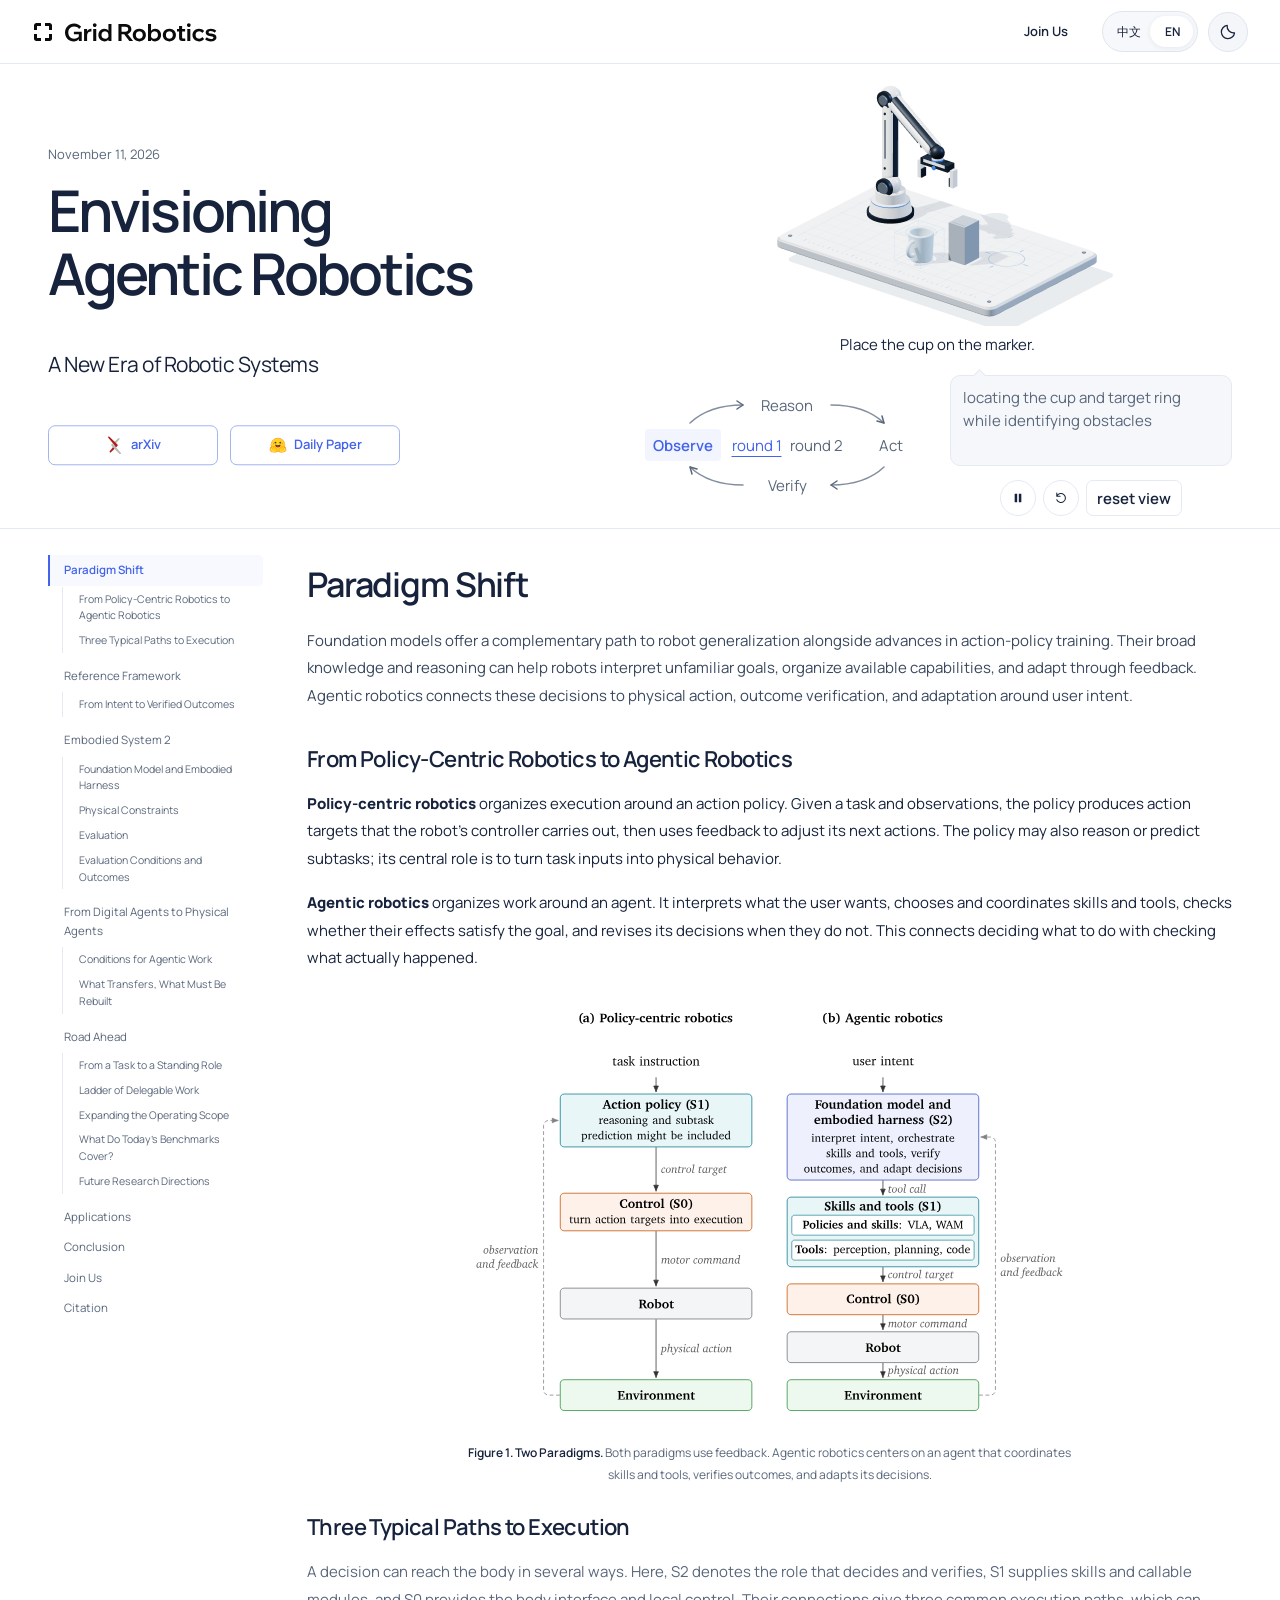
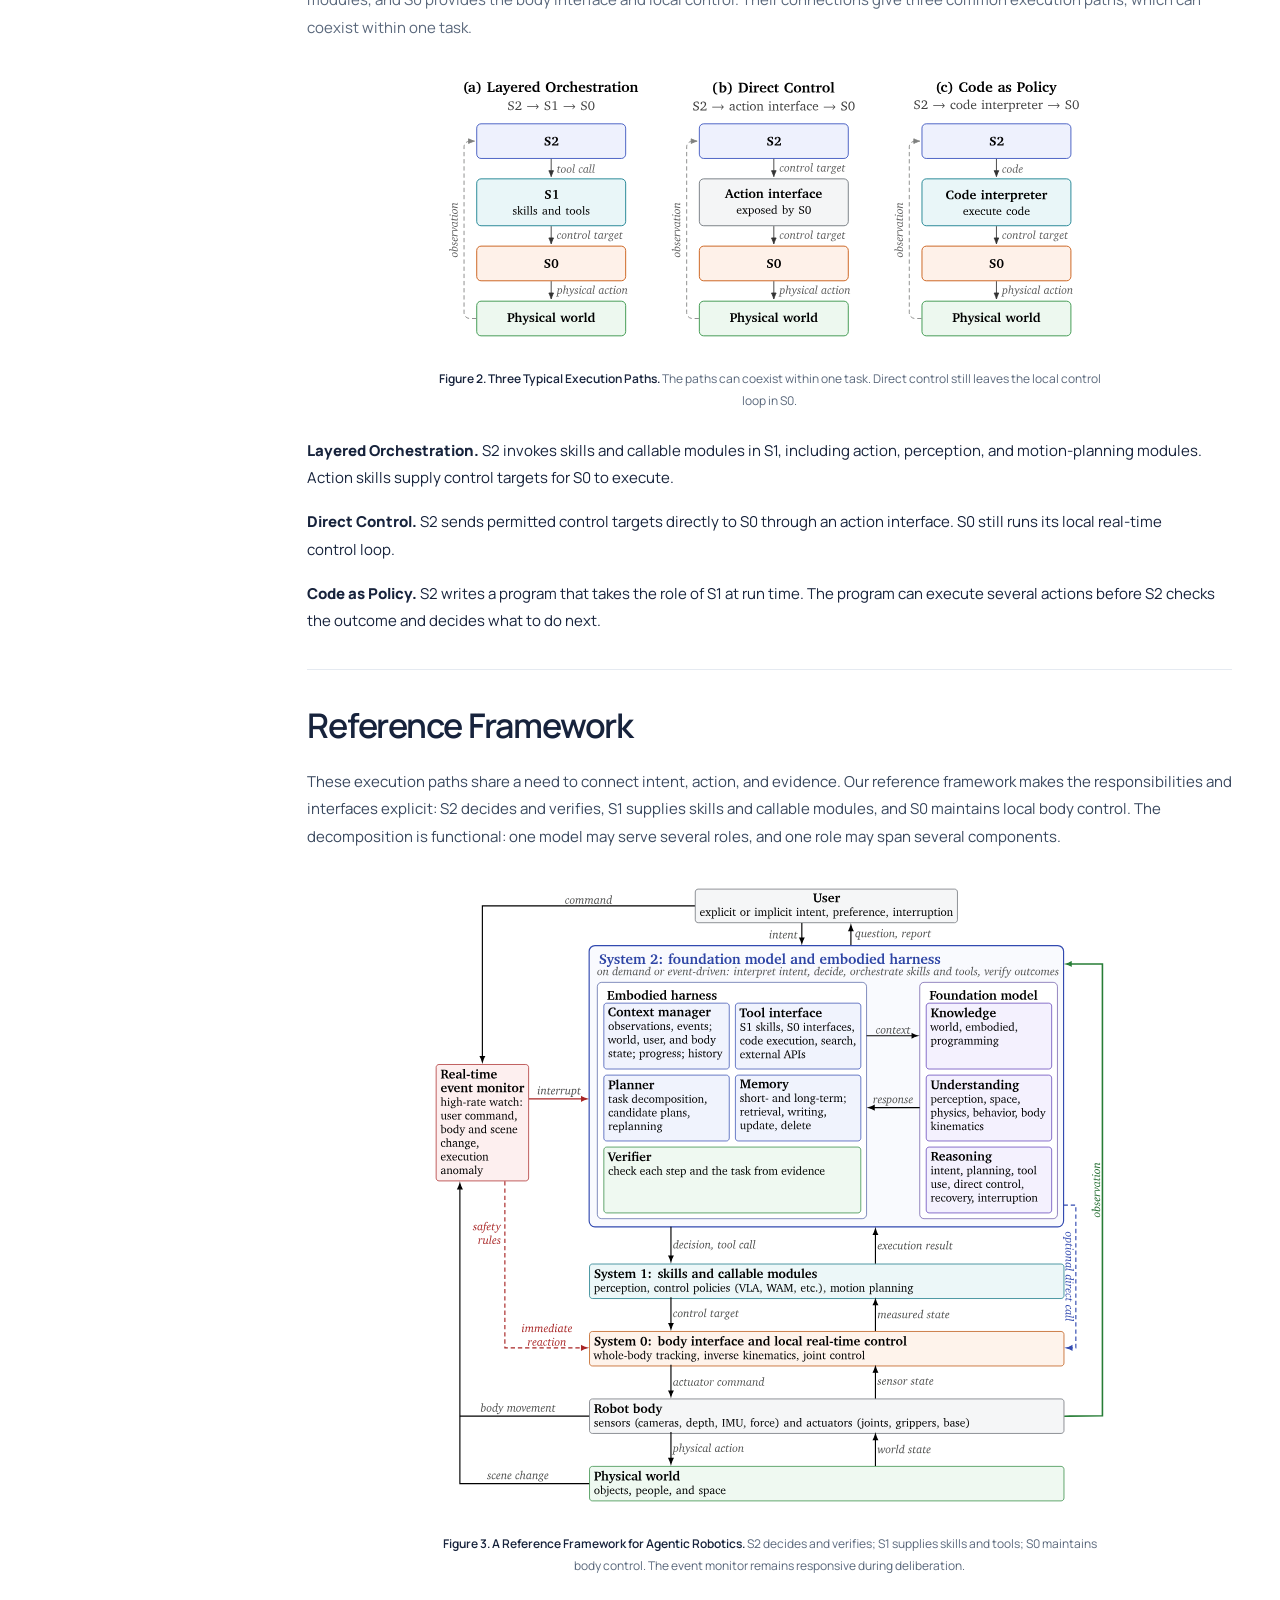
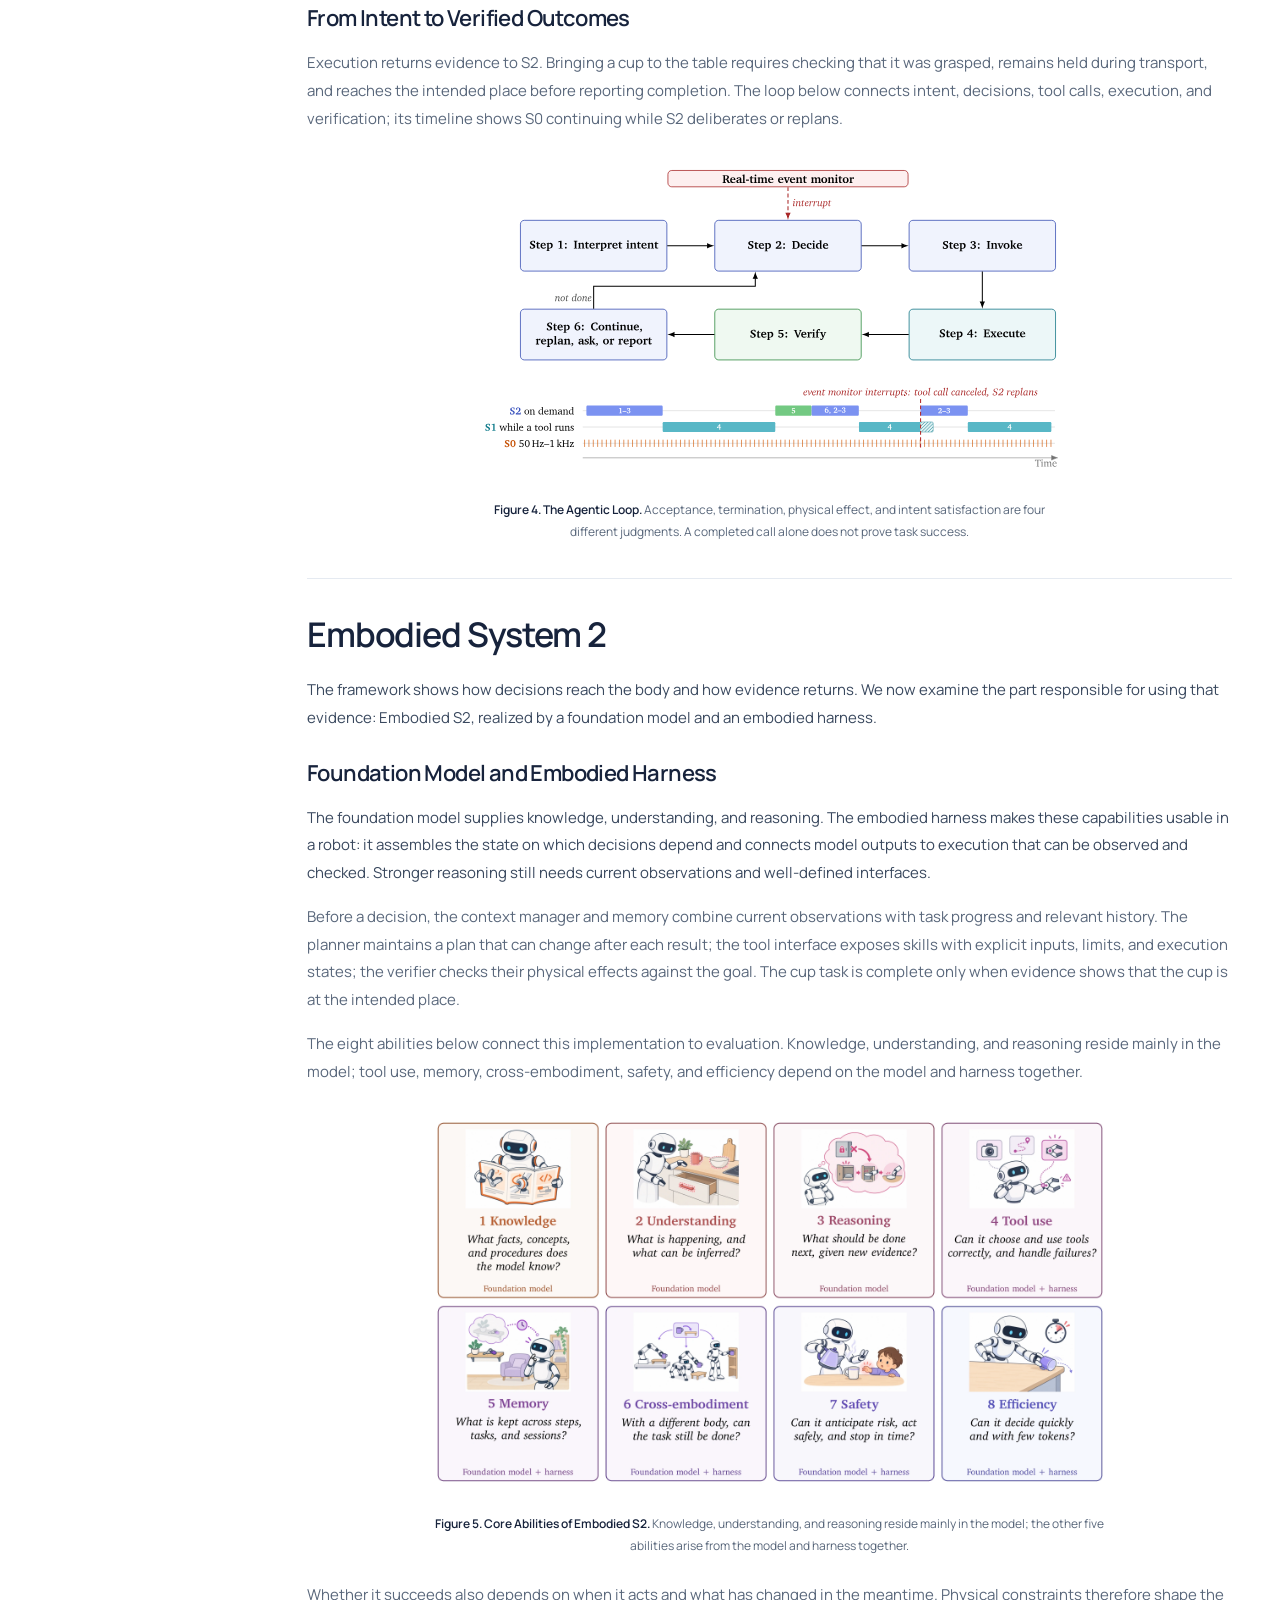
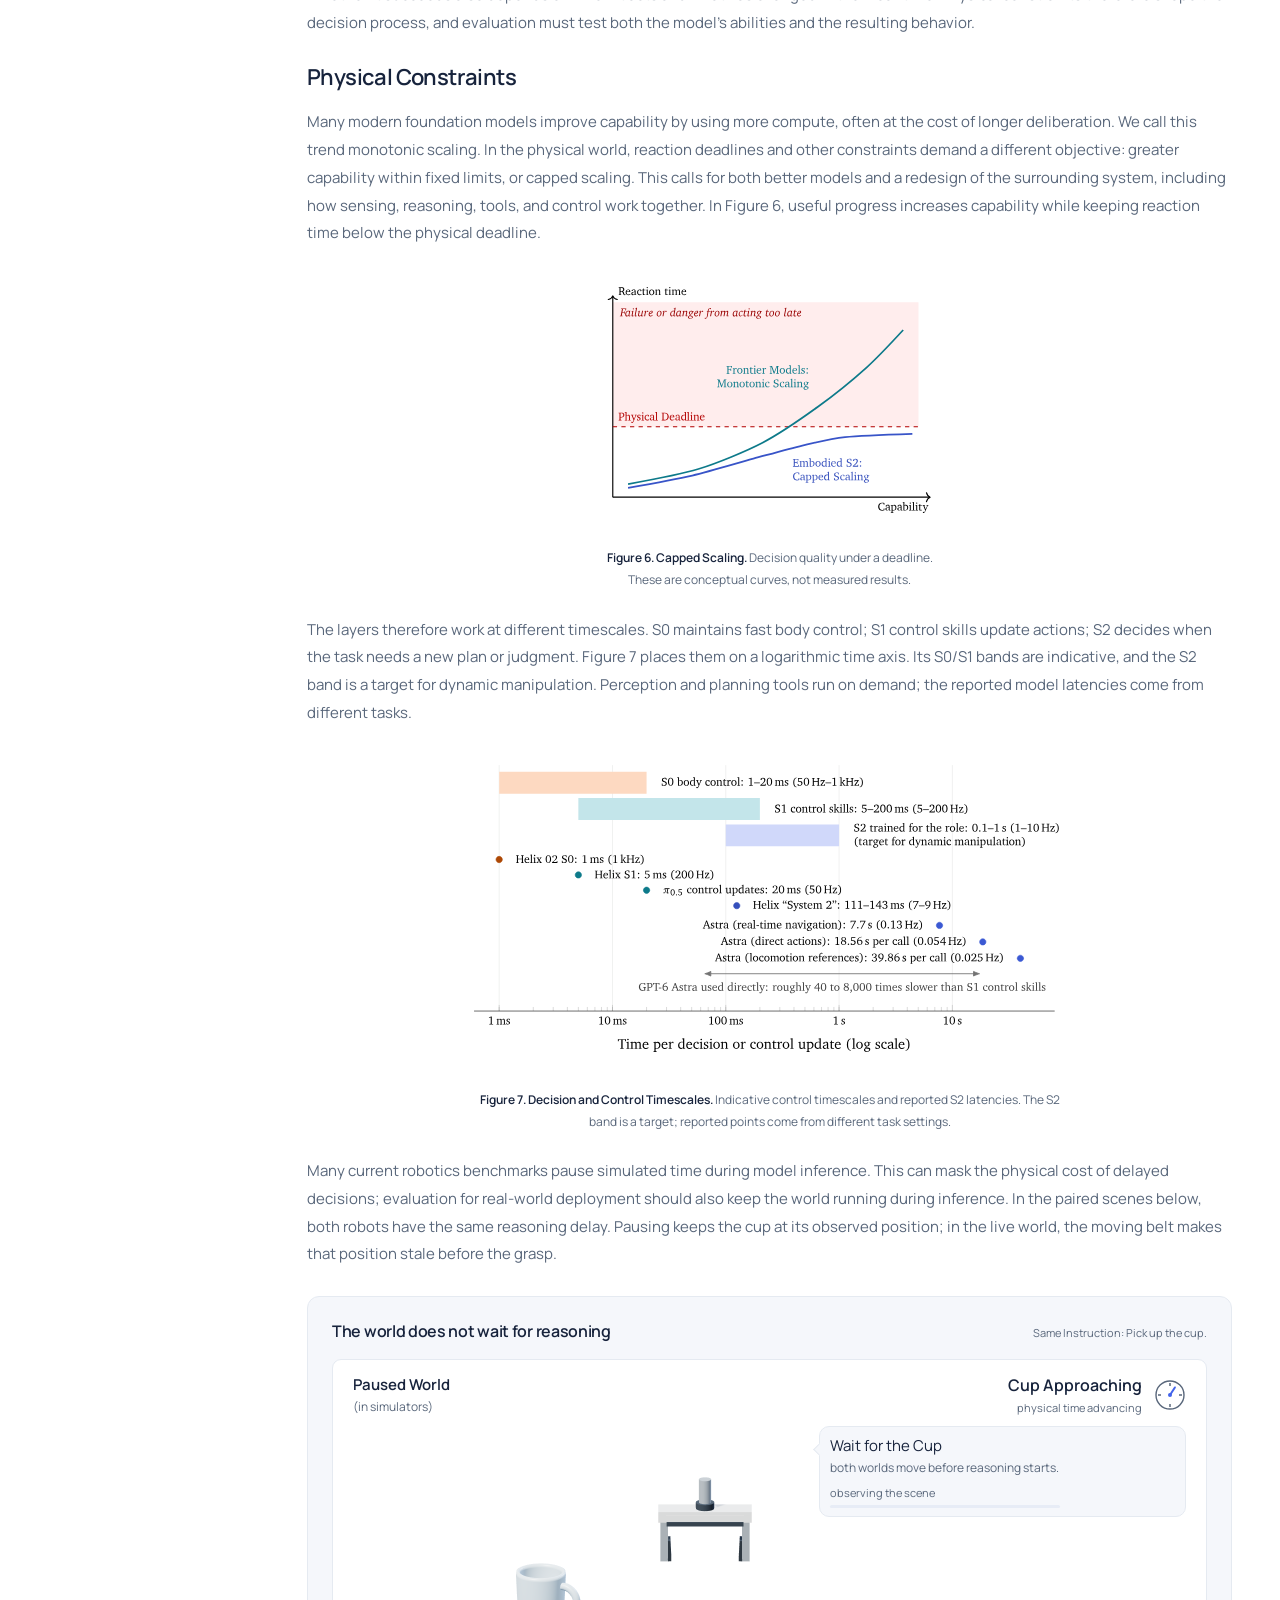
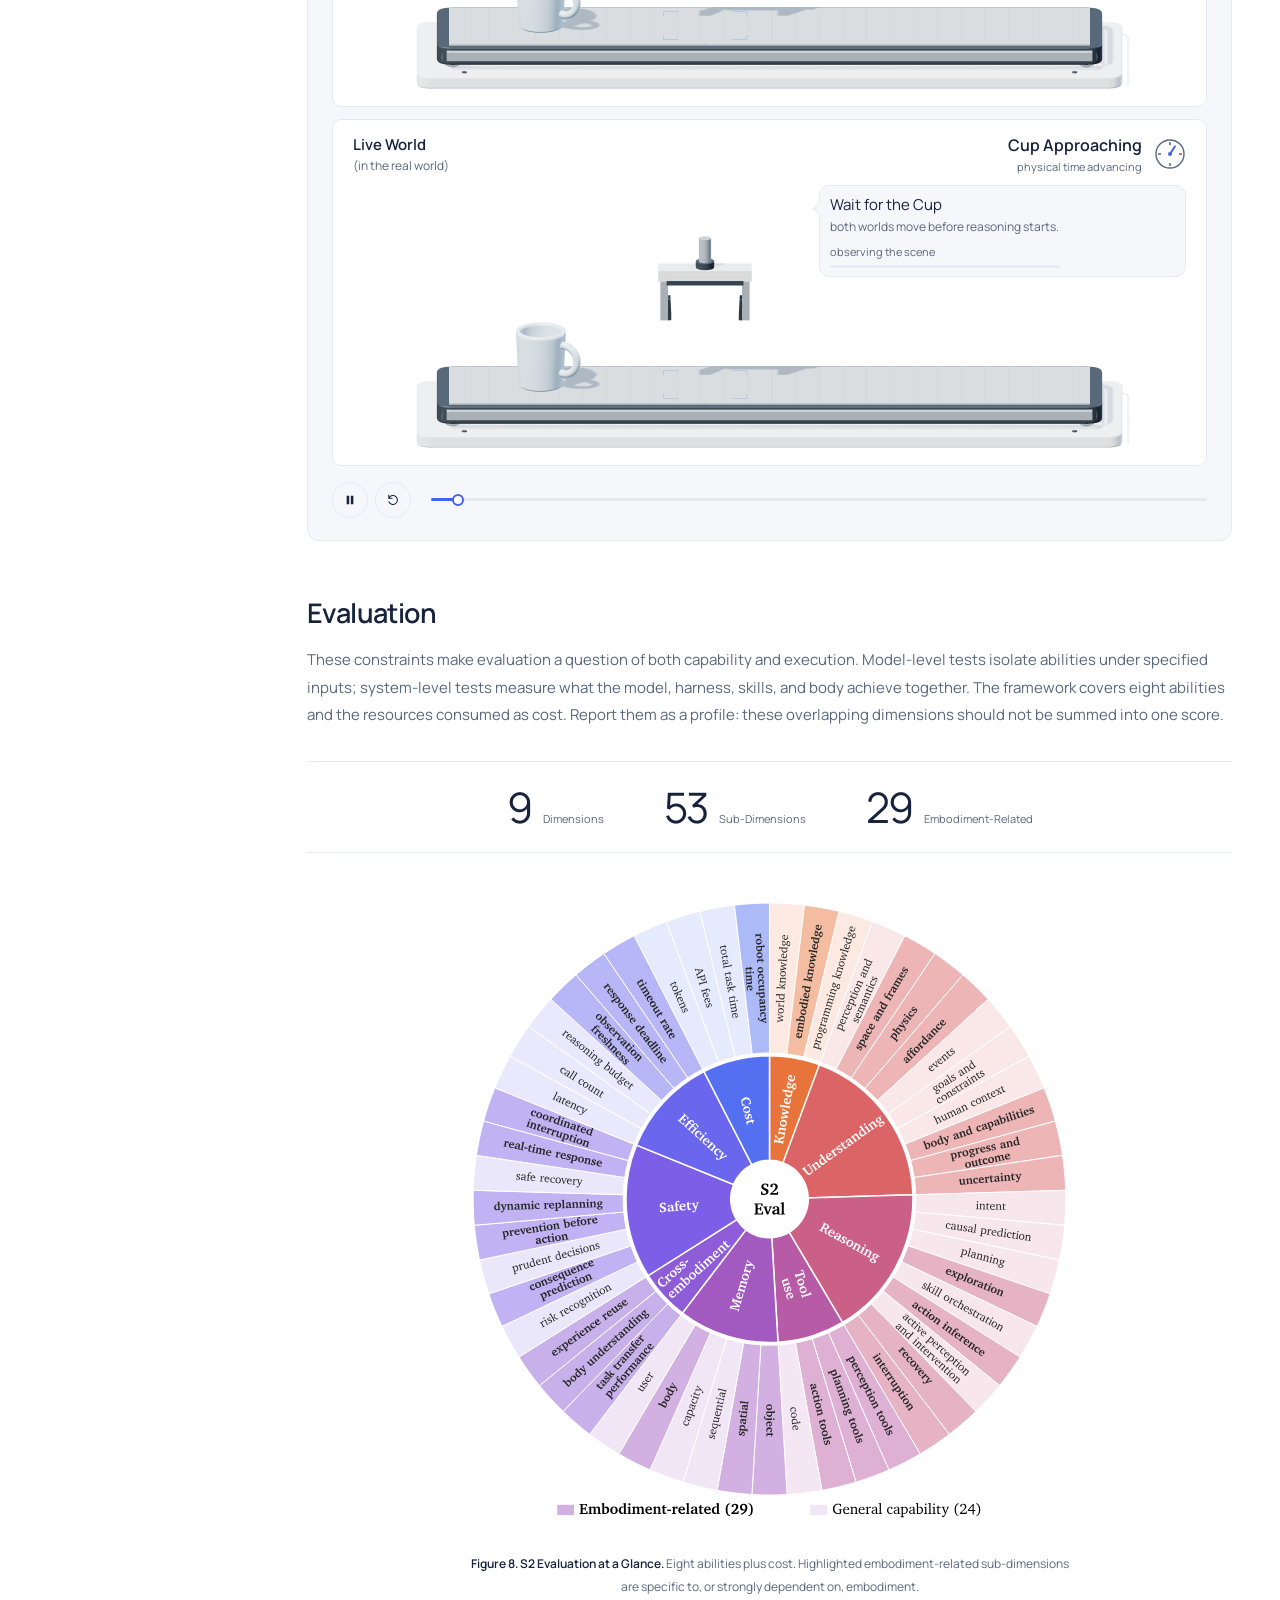
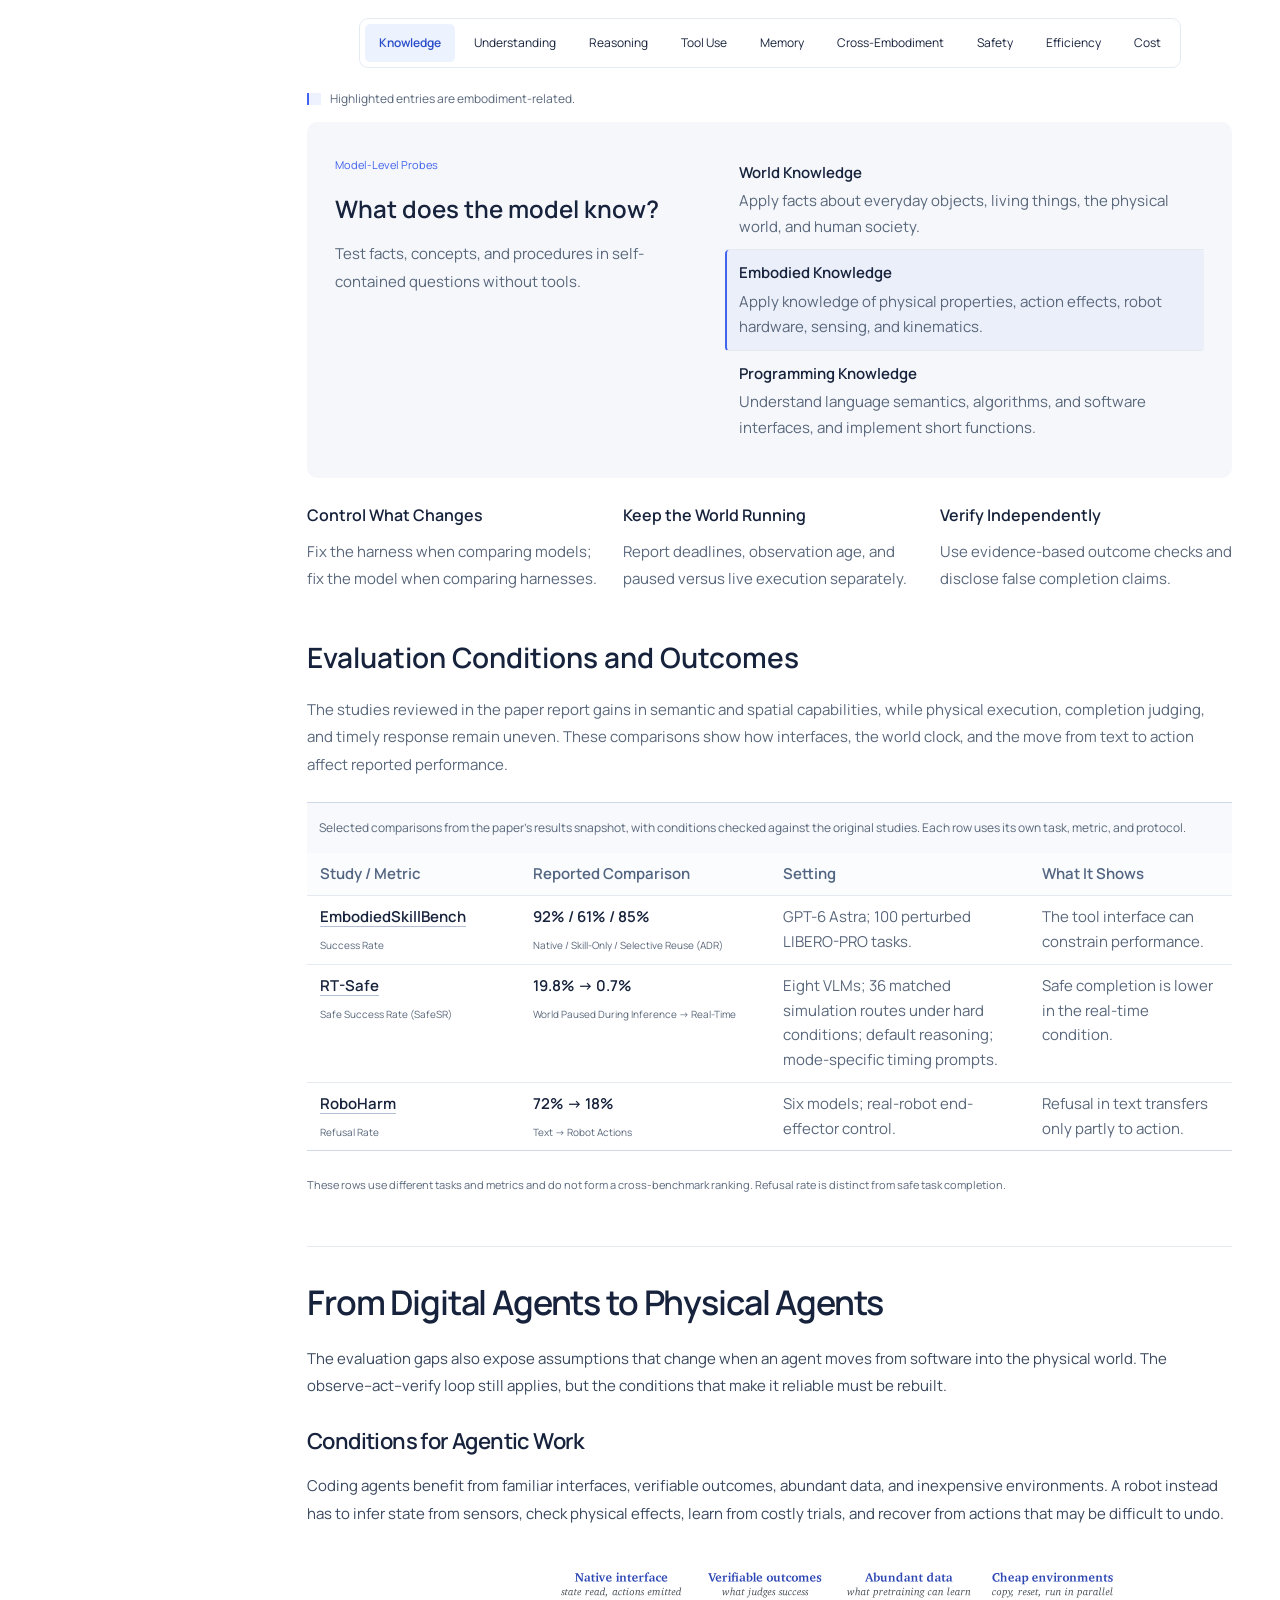
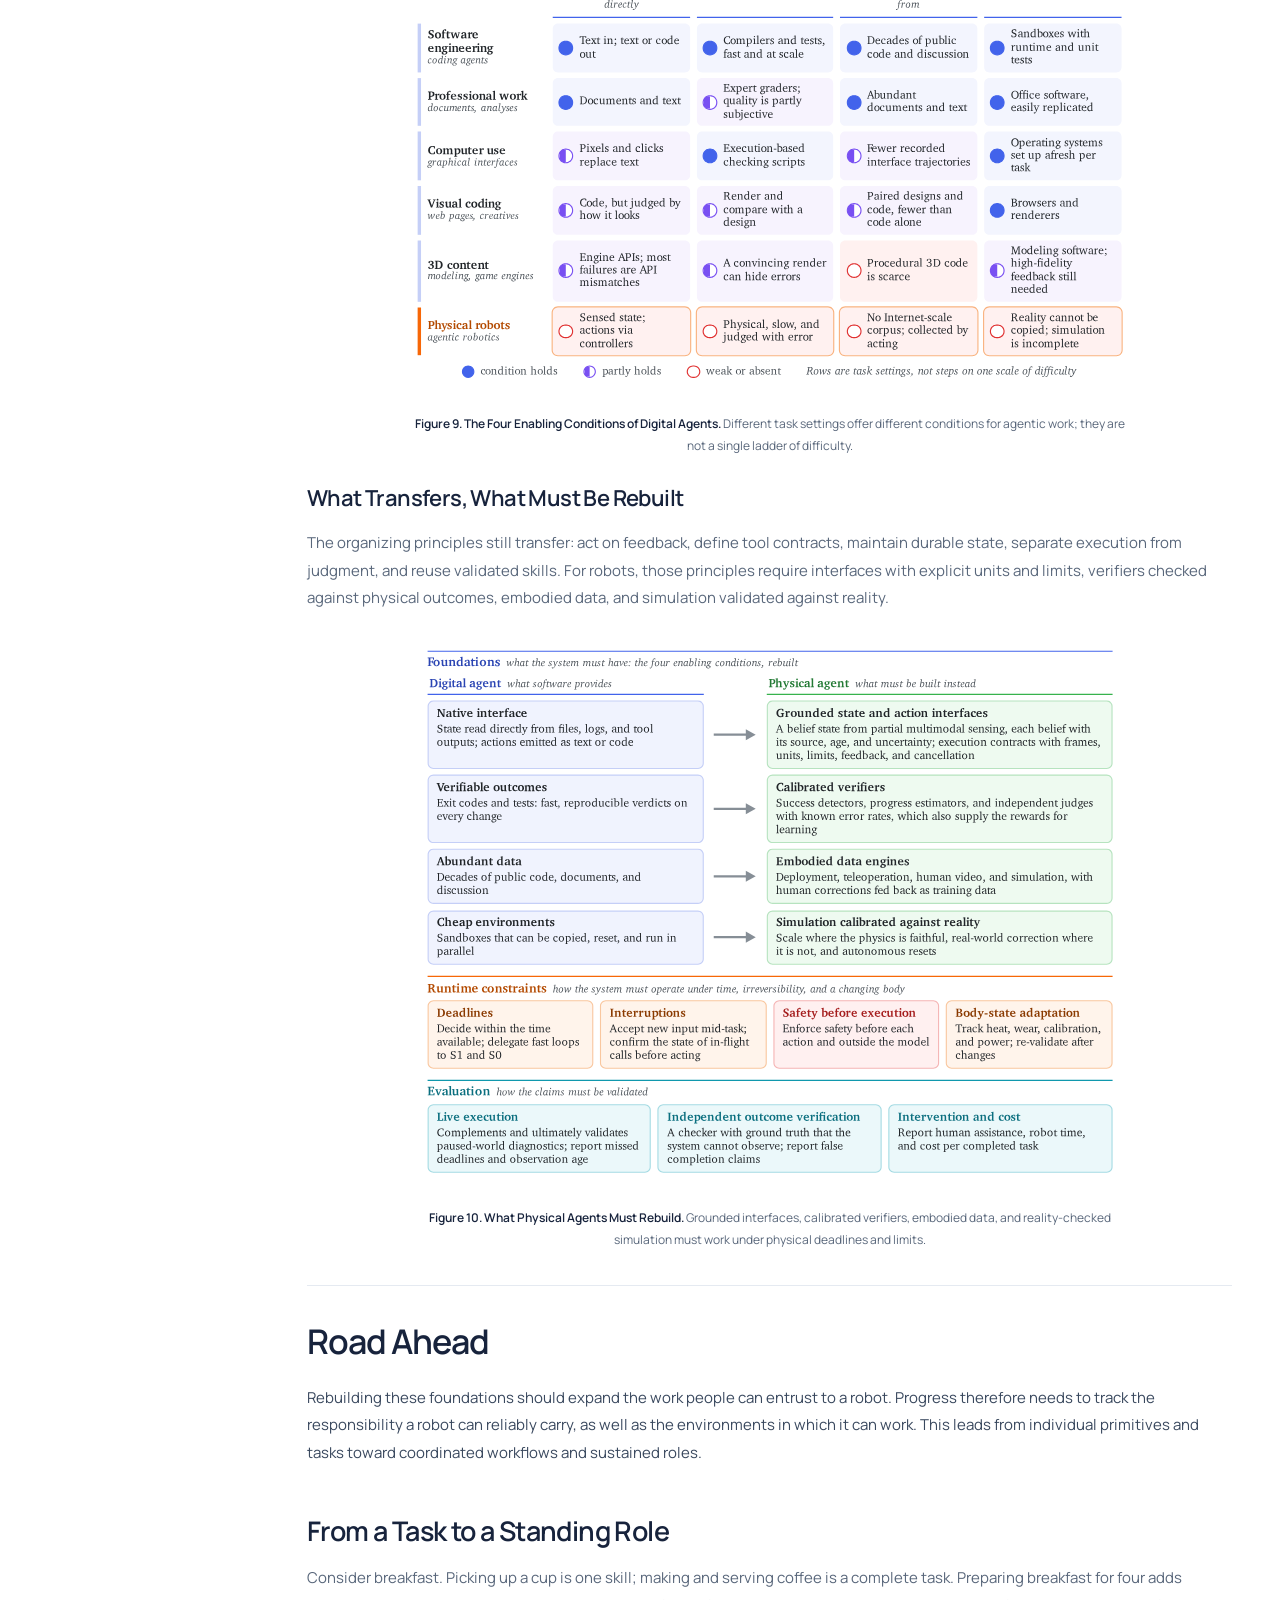
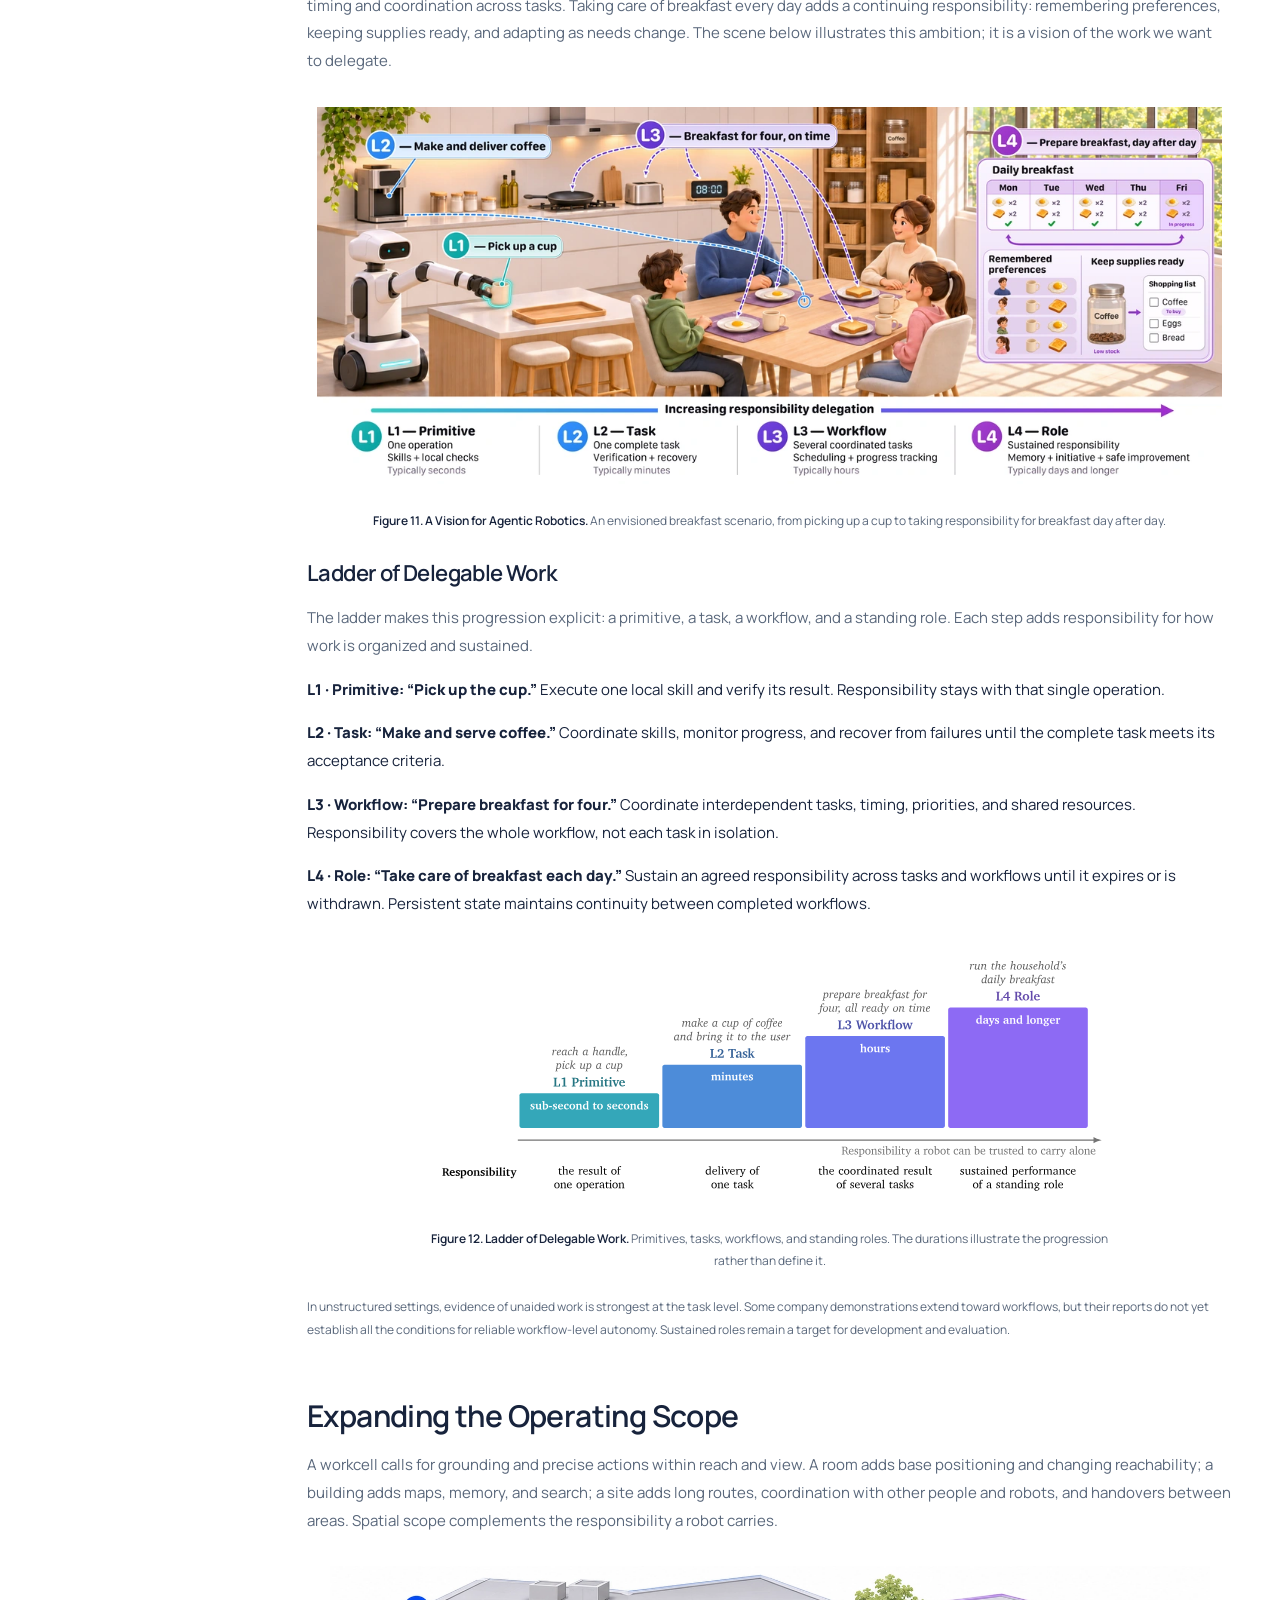
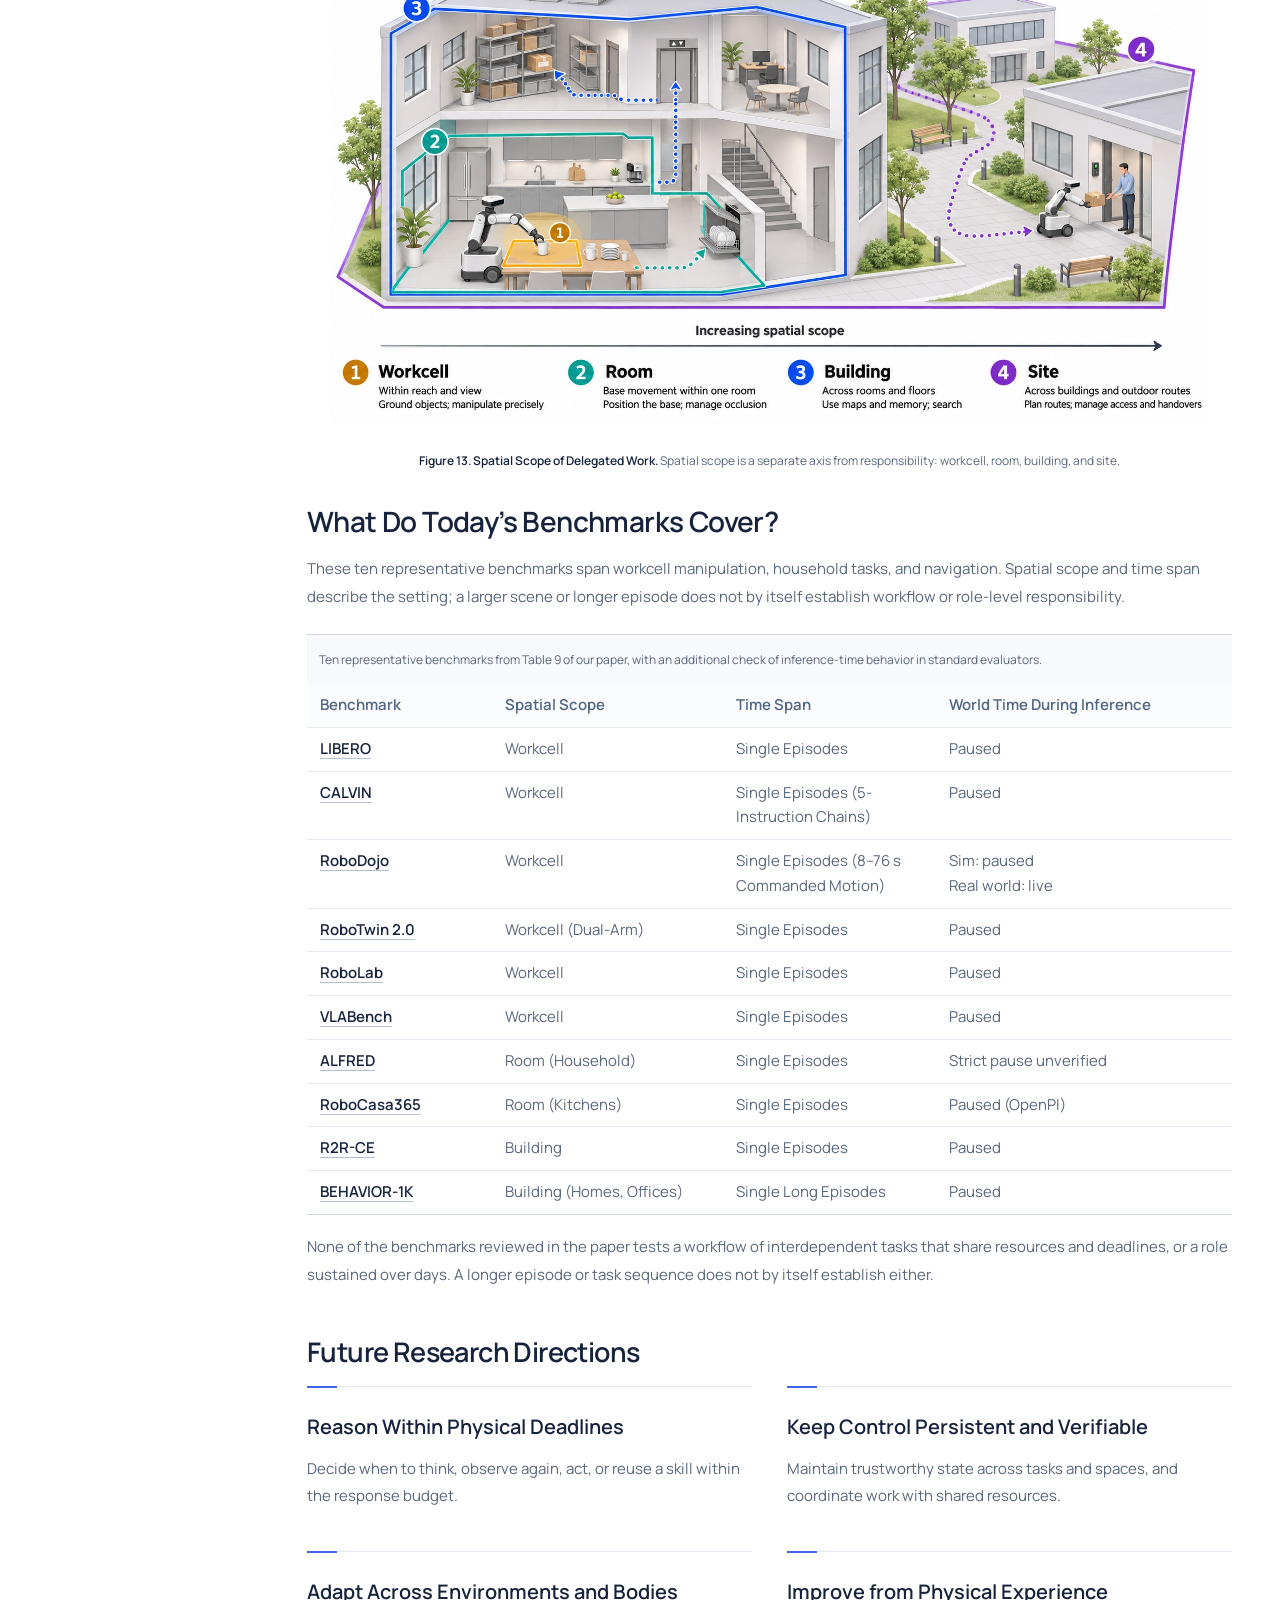
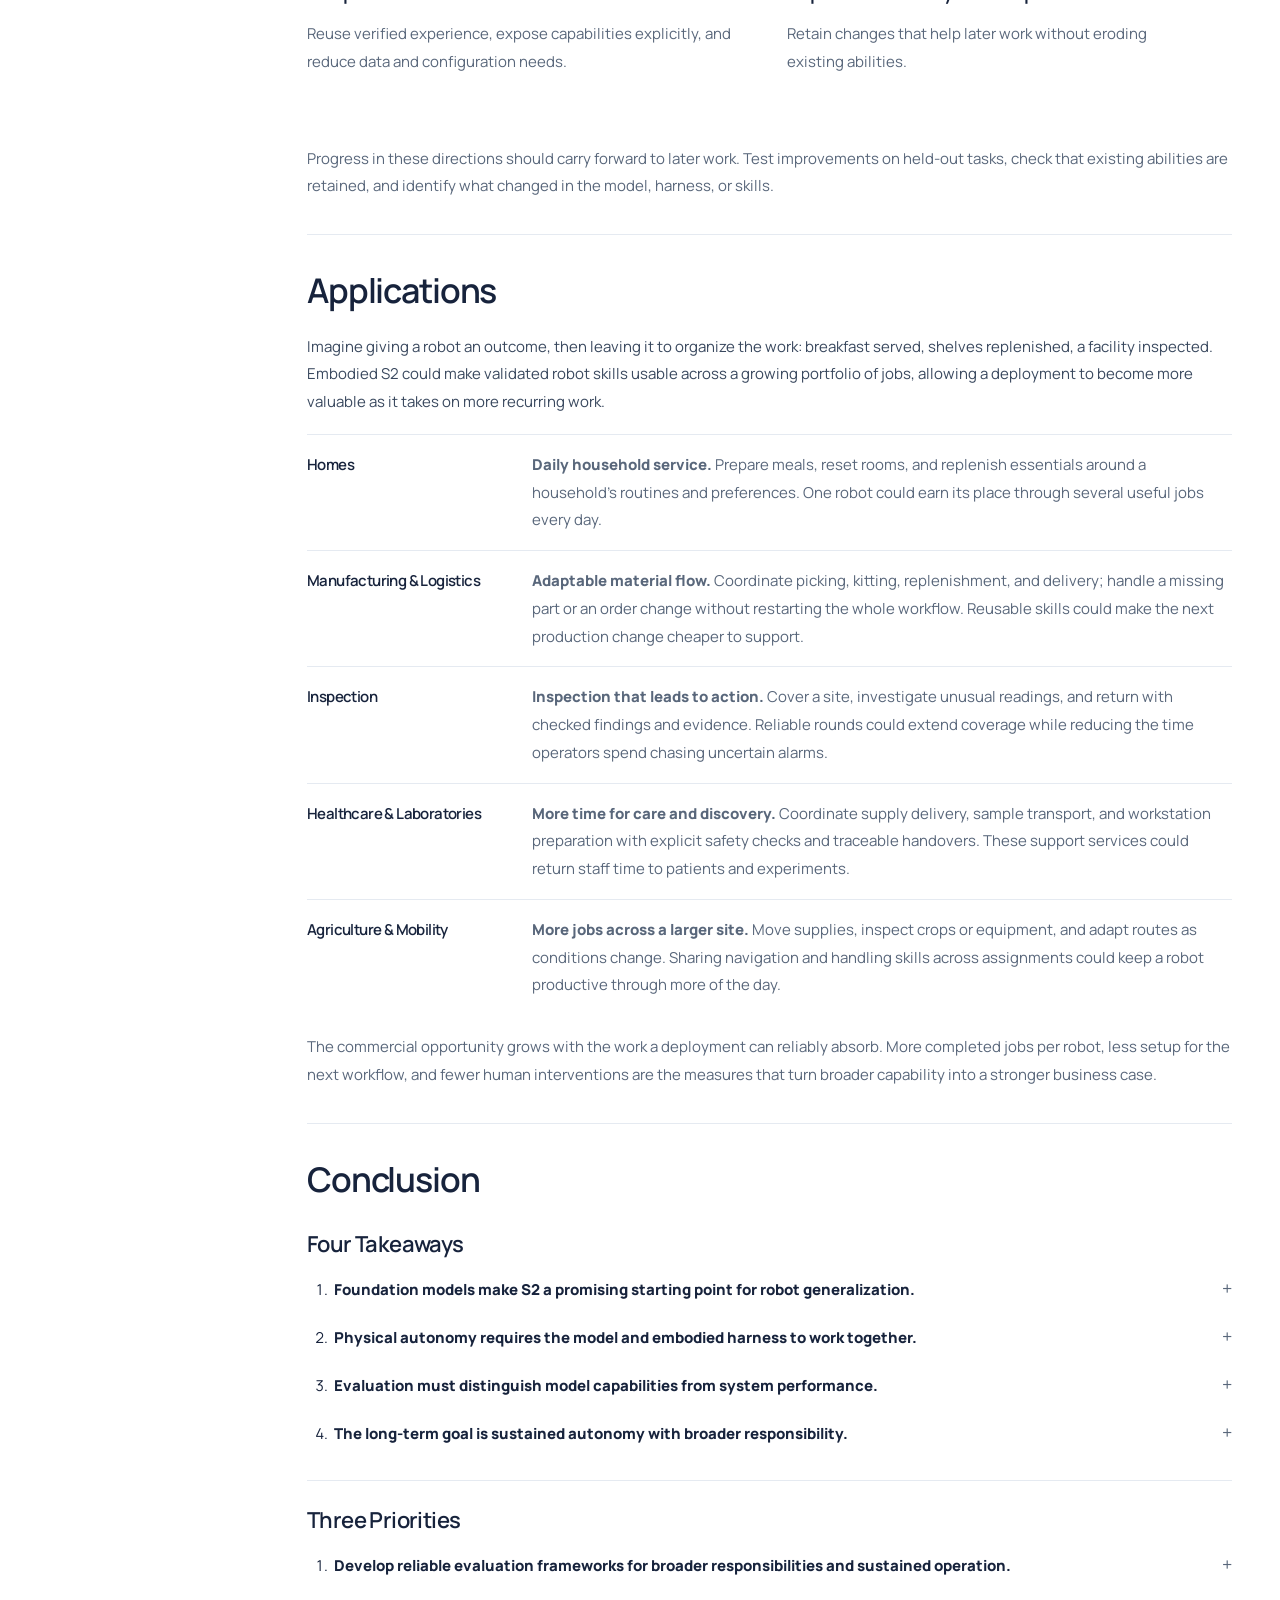
<file: blog/index.html>
<!doctype html>
<html lang="en"><head><meta charset="utf-8"><meta name="viewport" content="width=device-width,initial-scale=1"><meta name="robots" content="noindex"><title>Agentic Robotics · Grid Robotics</title><meta http-equiv="refresh" content="0;url=../"><script>location.replace(new URL('../',location.href).href+location.search+location.hash);</script></head><body><a href="../">Continue to the homepage</a></body></html>
</file>
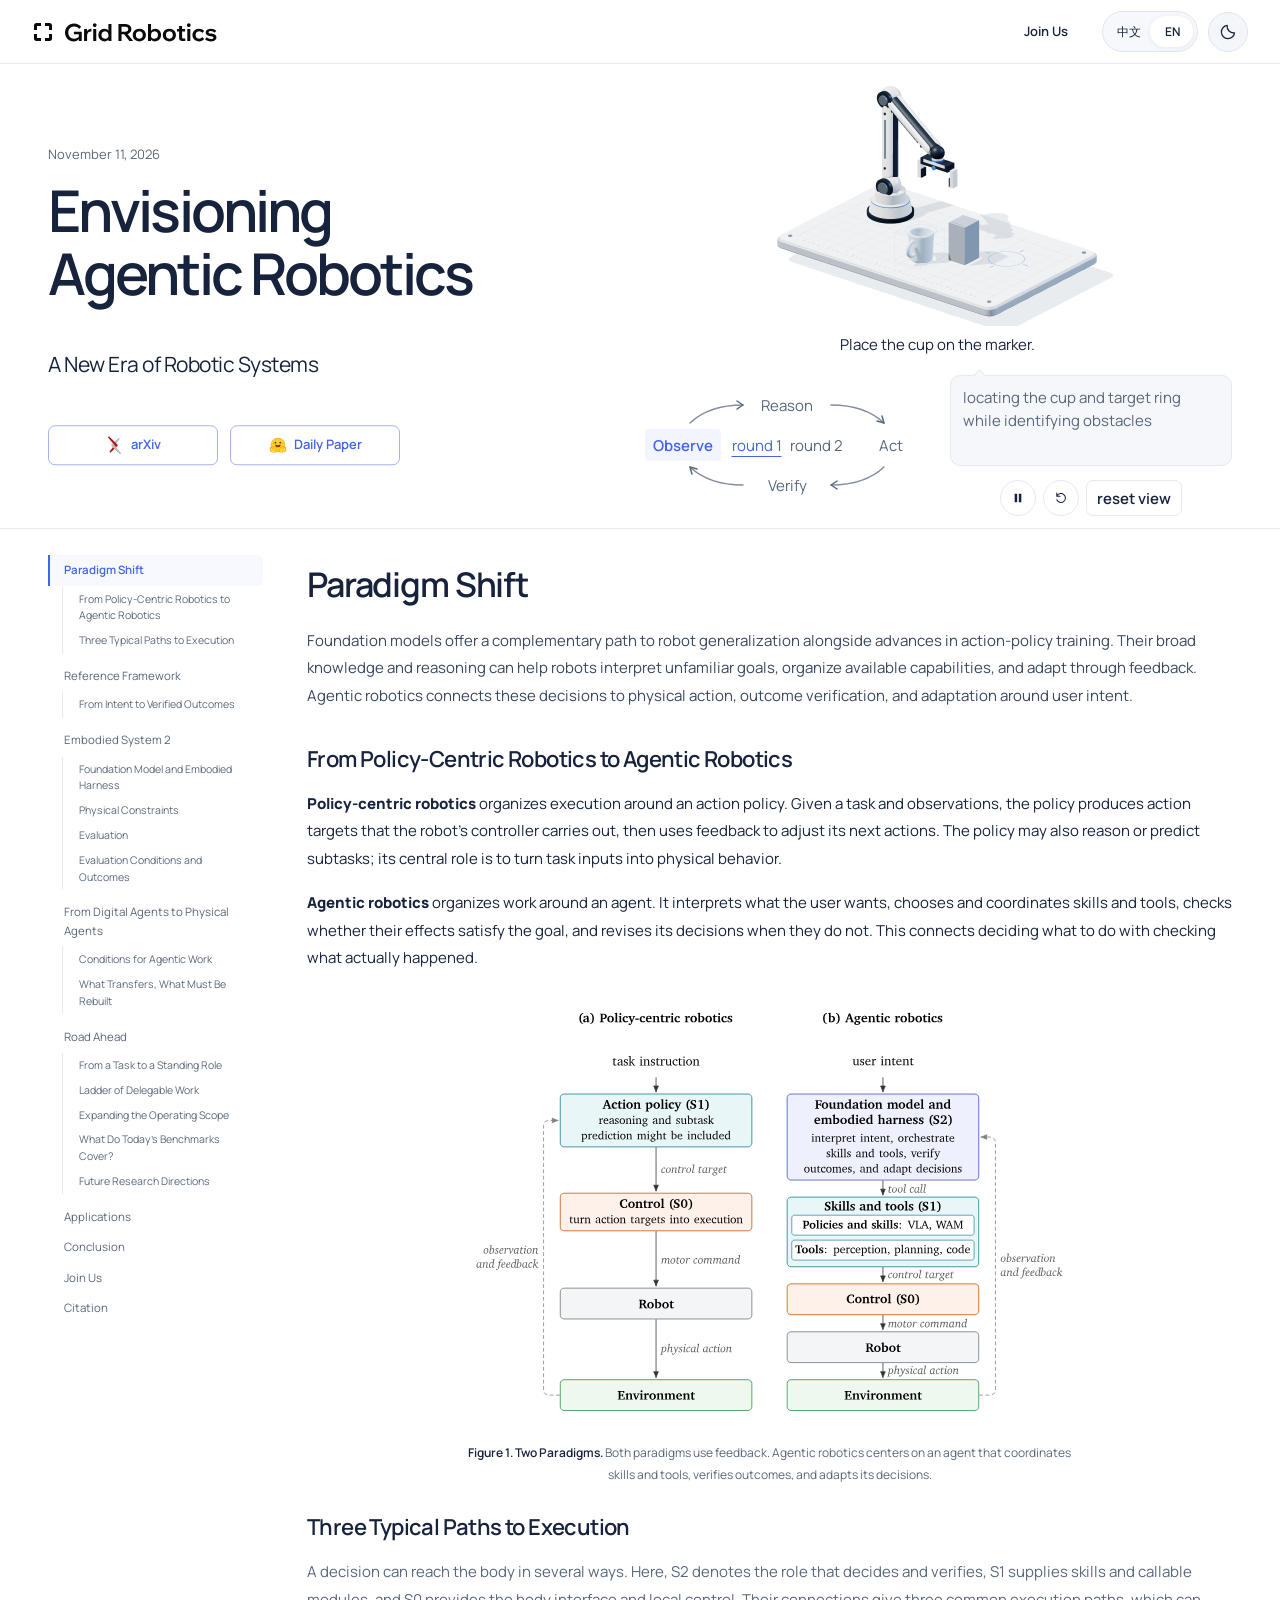
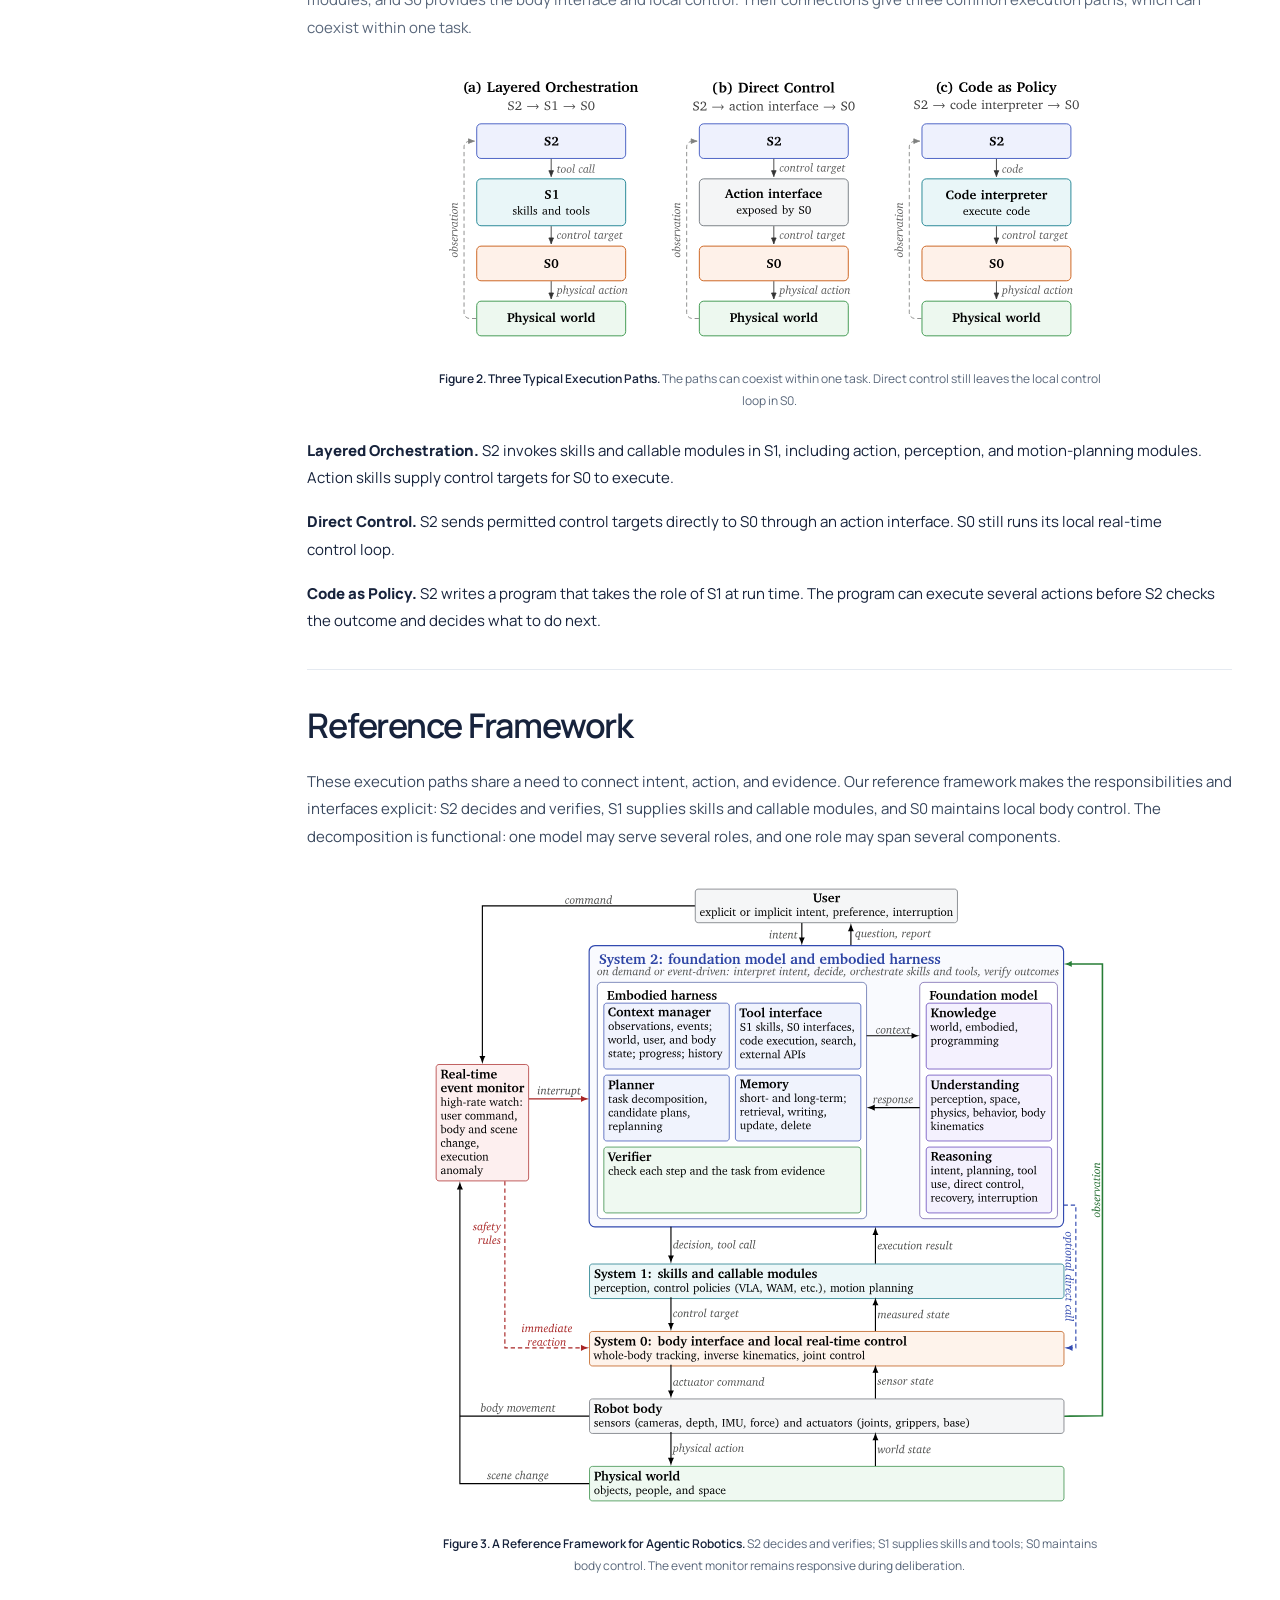
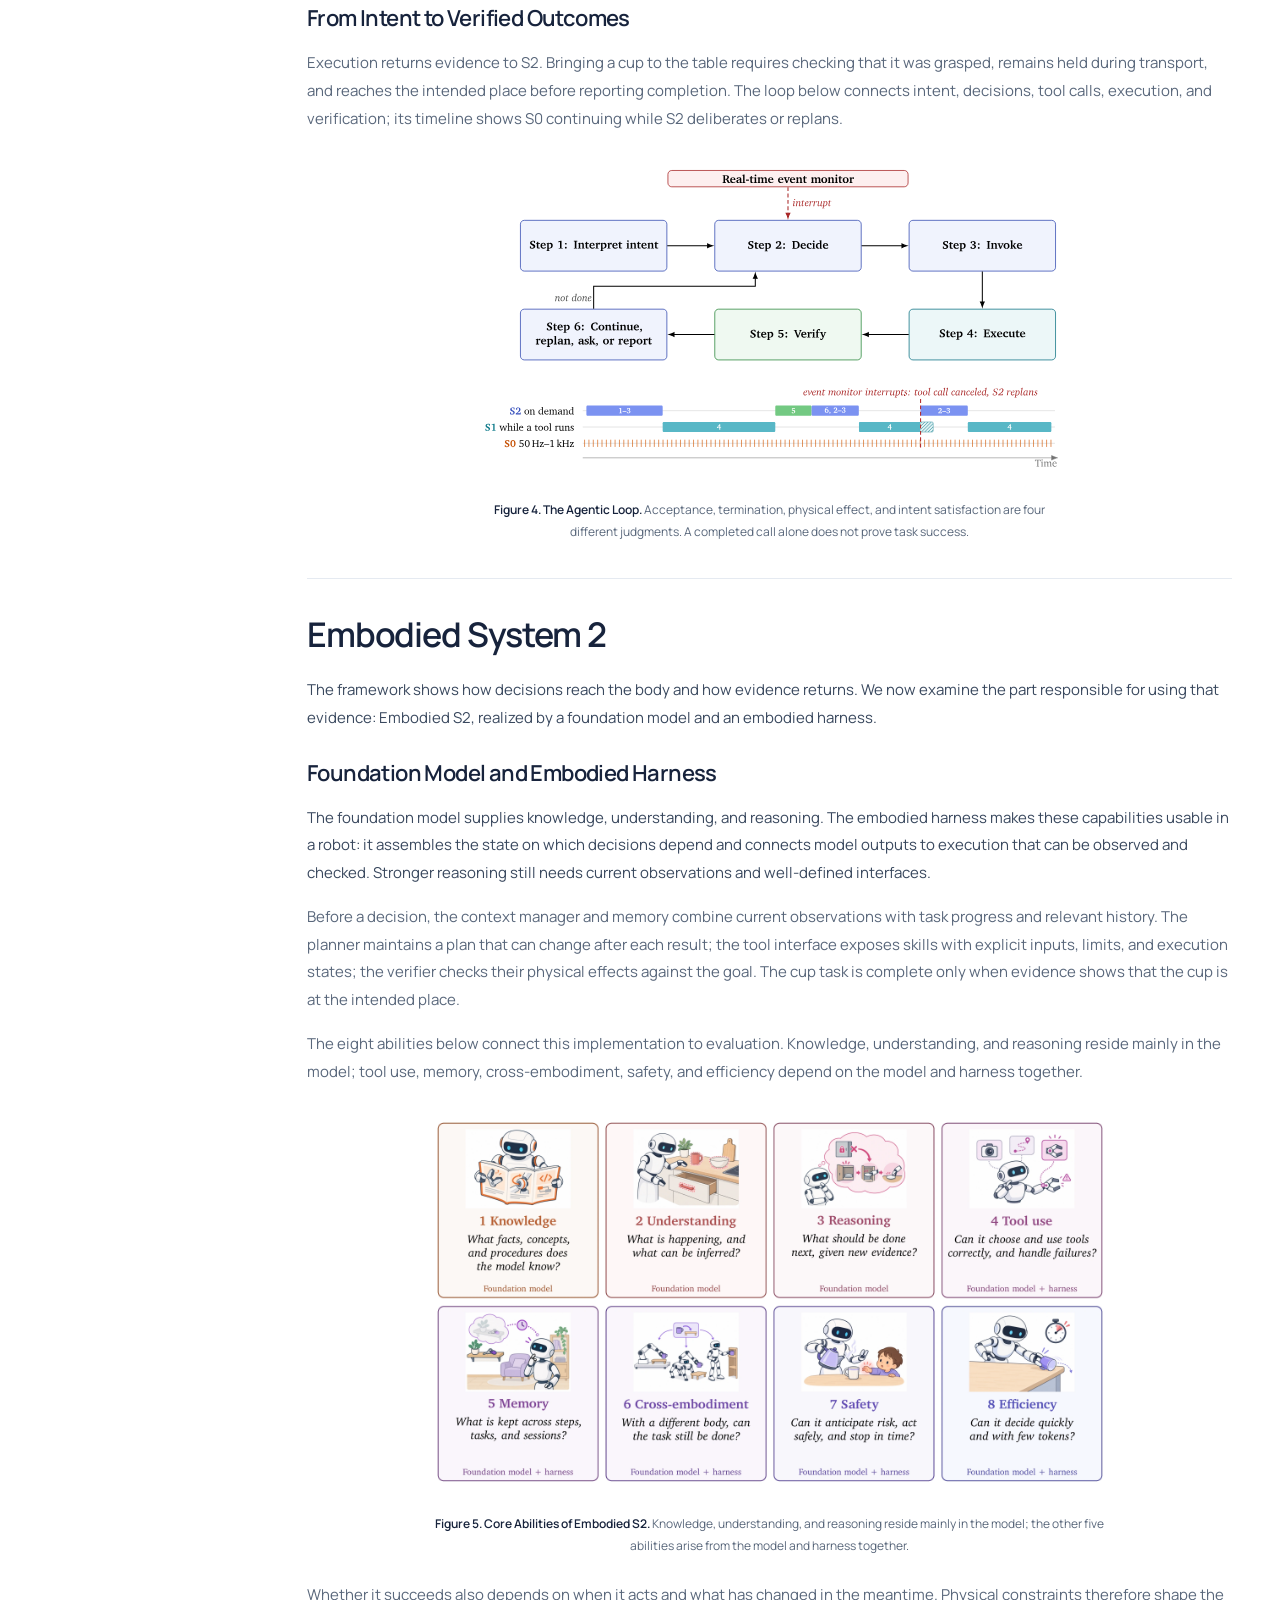
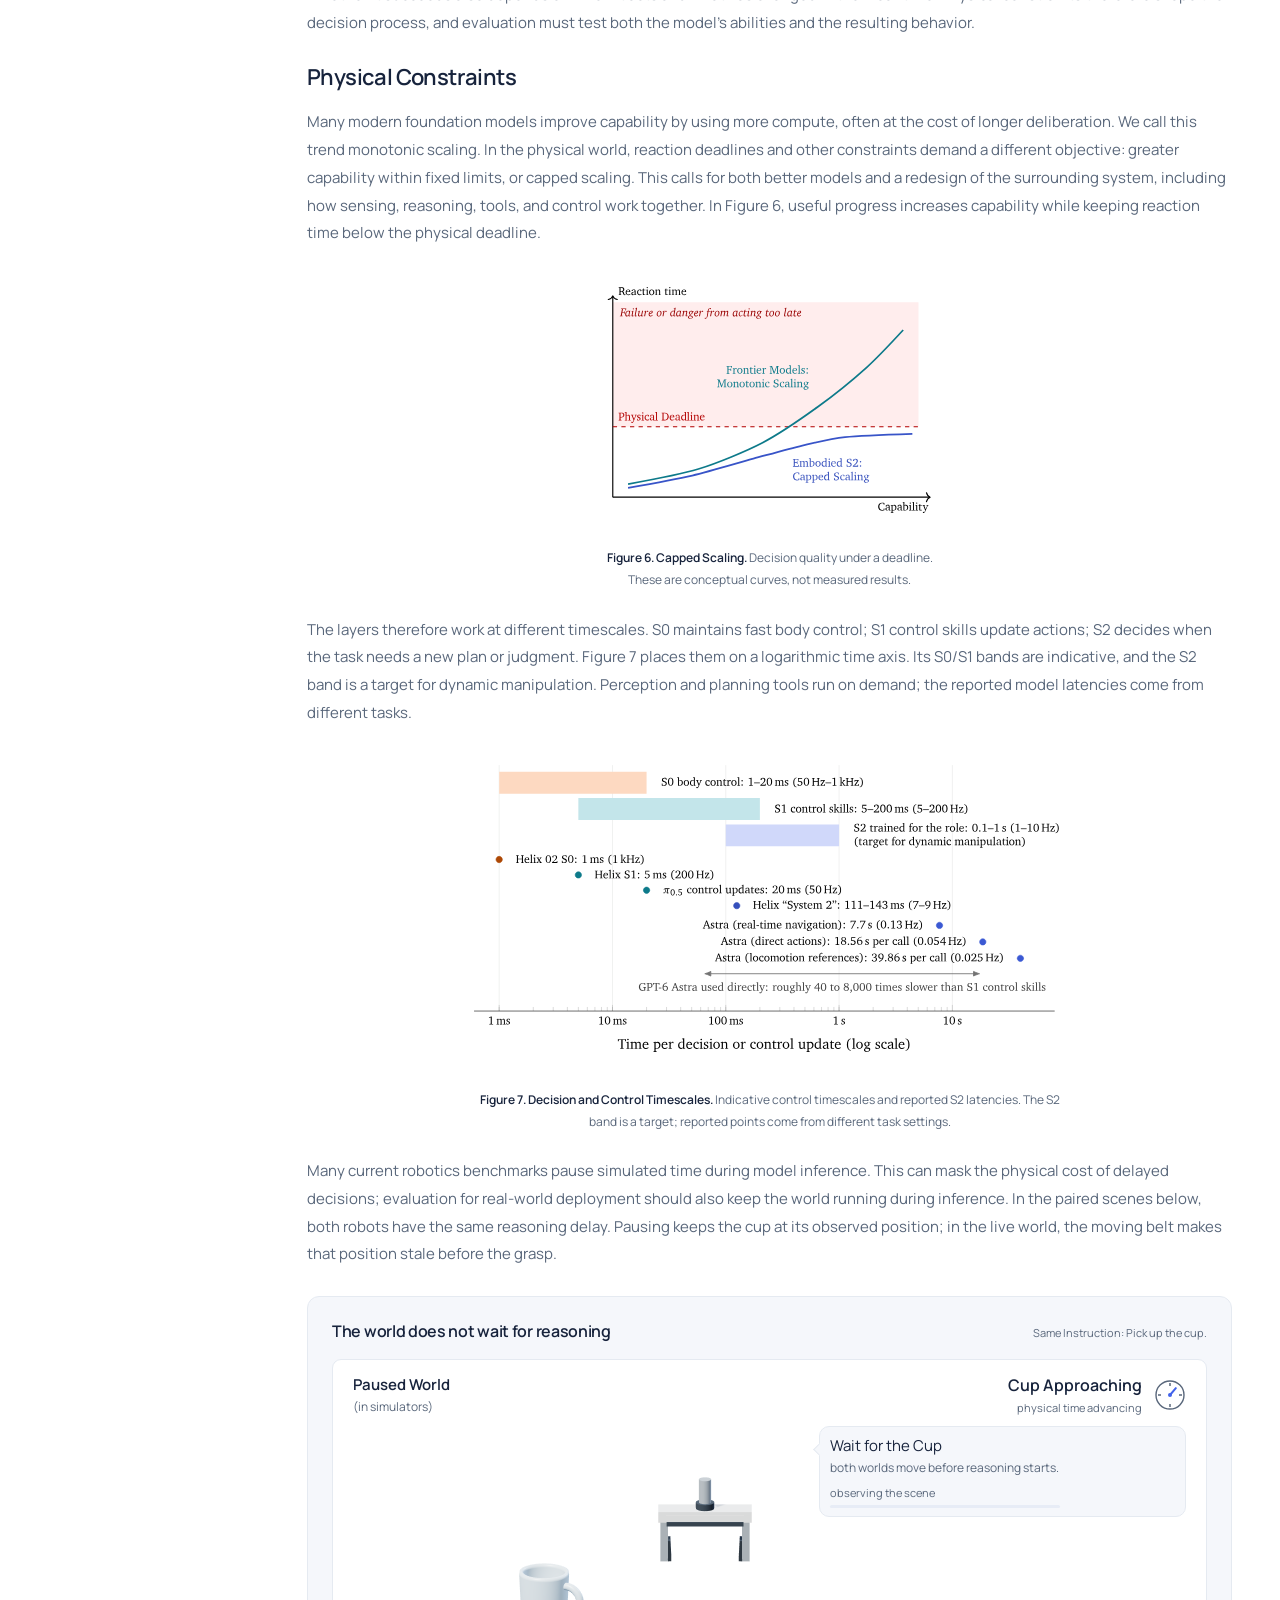
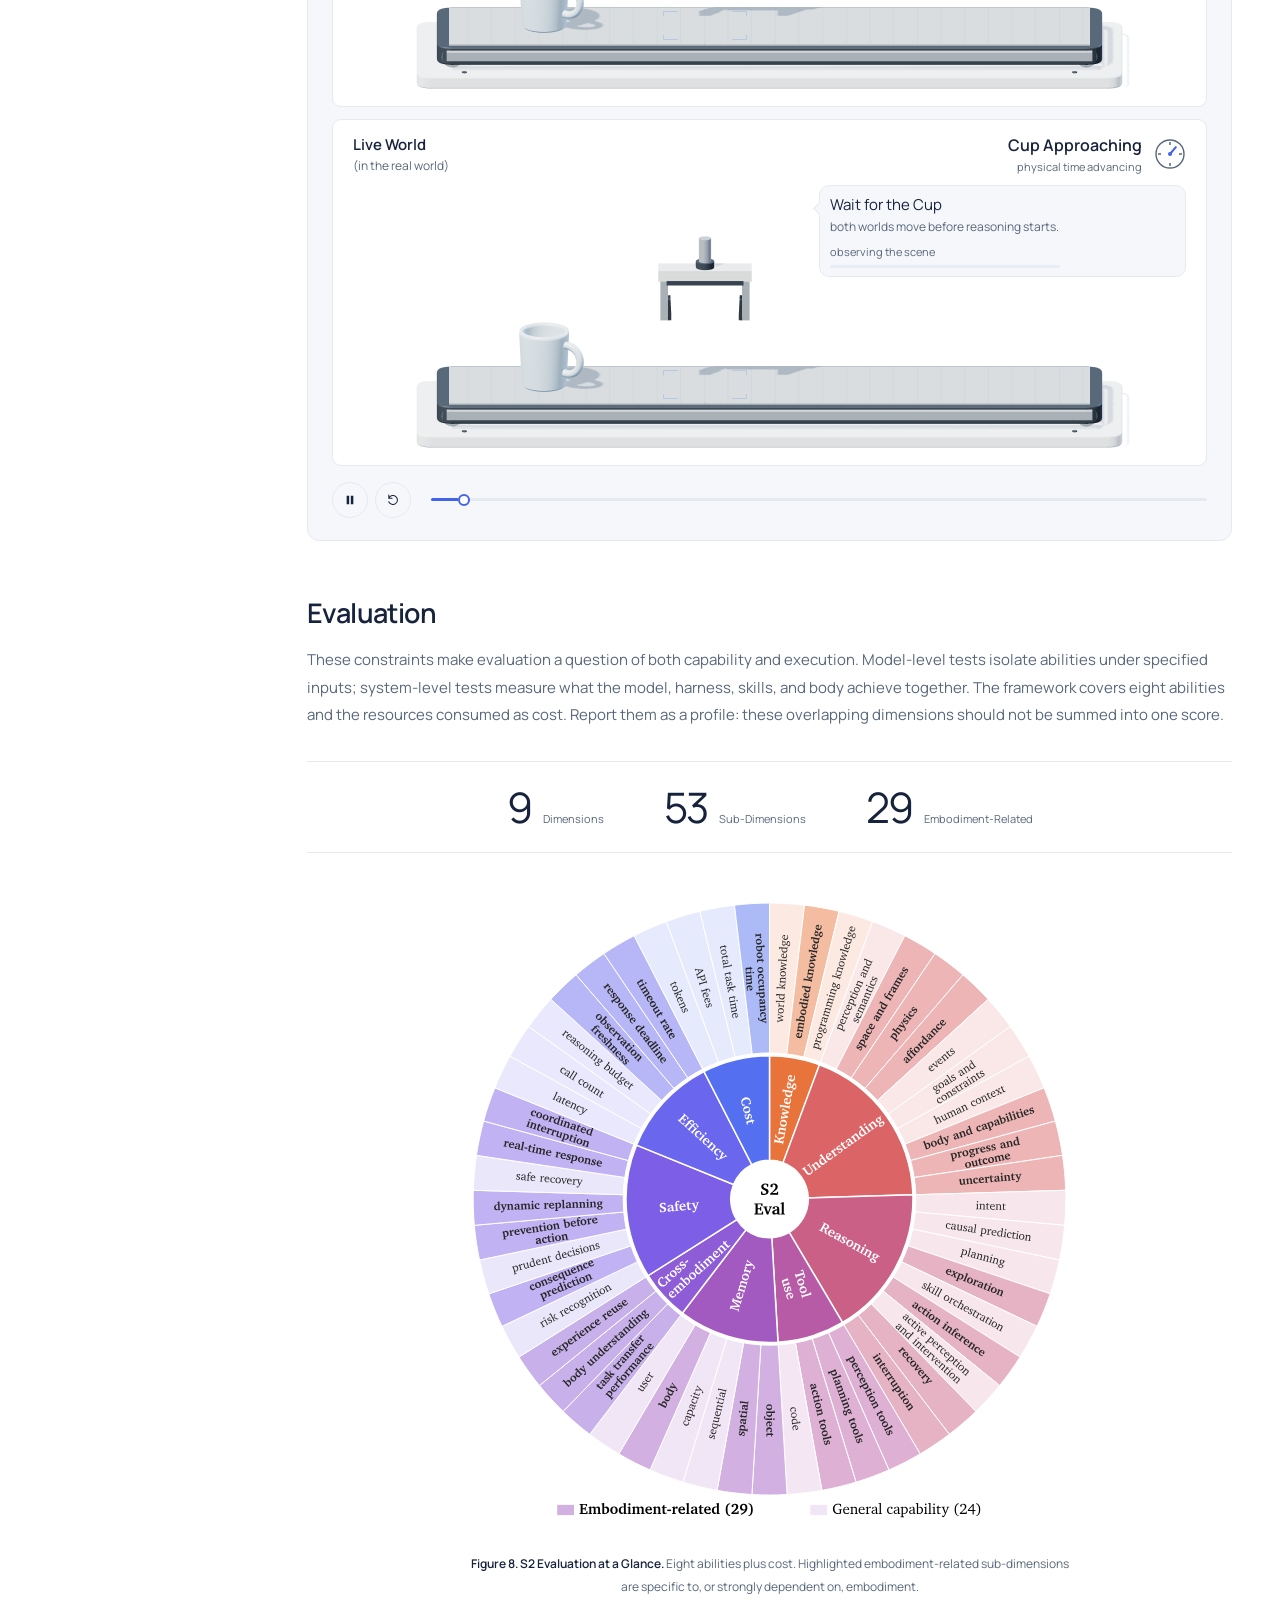
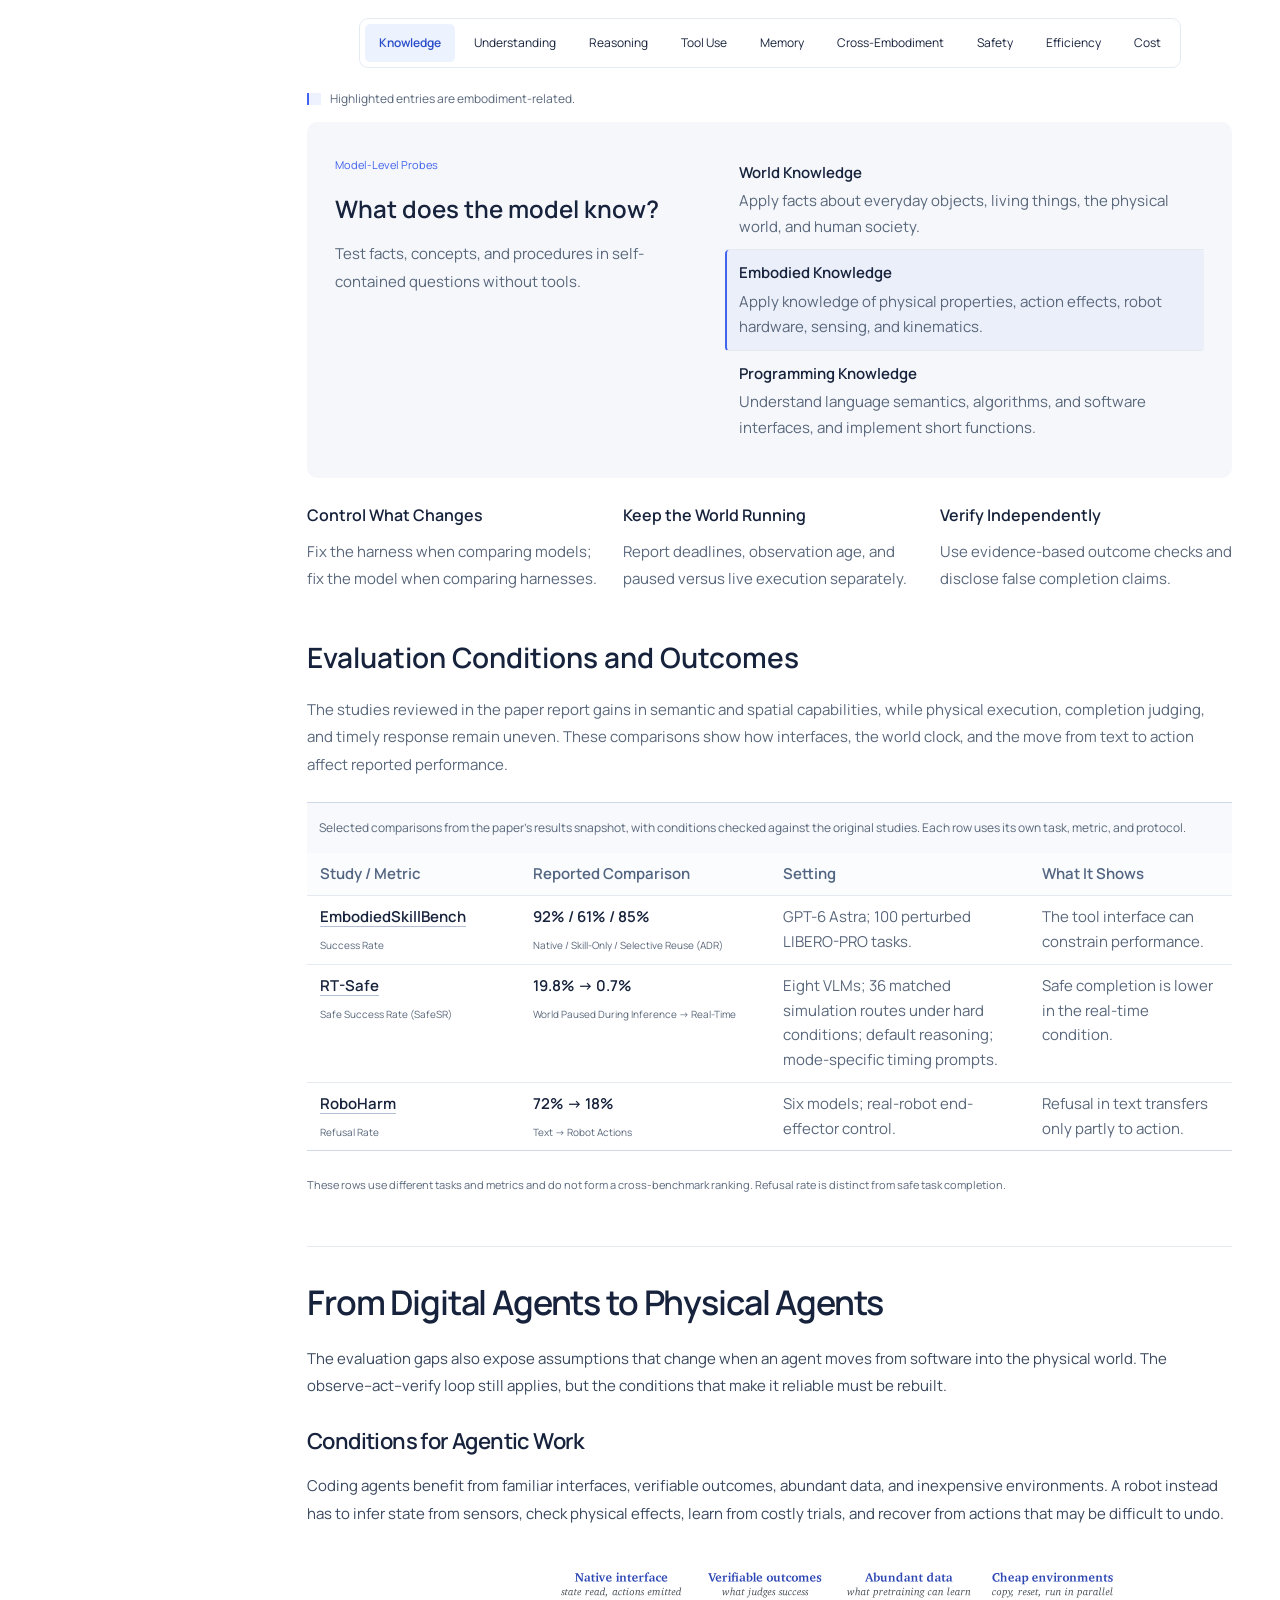
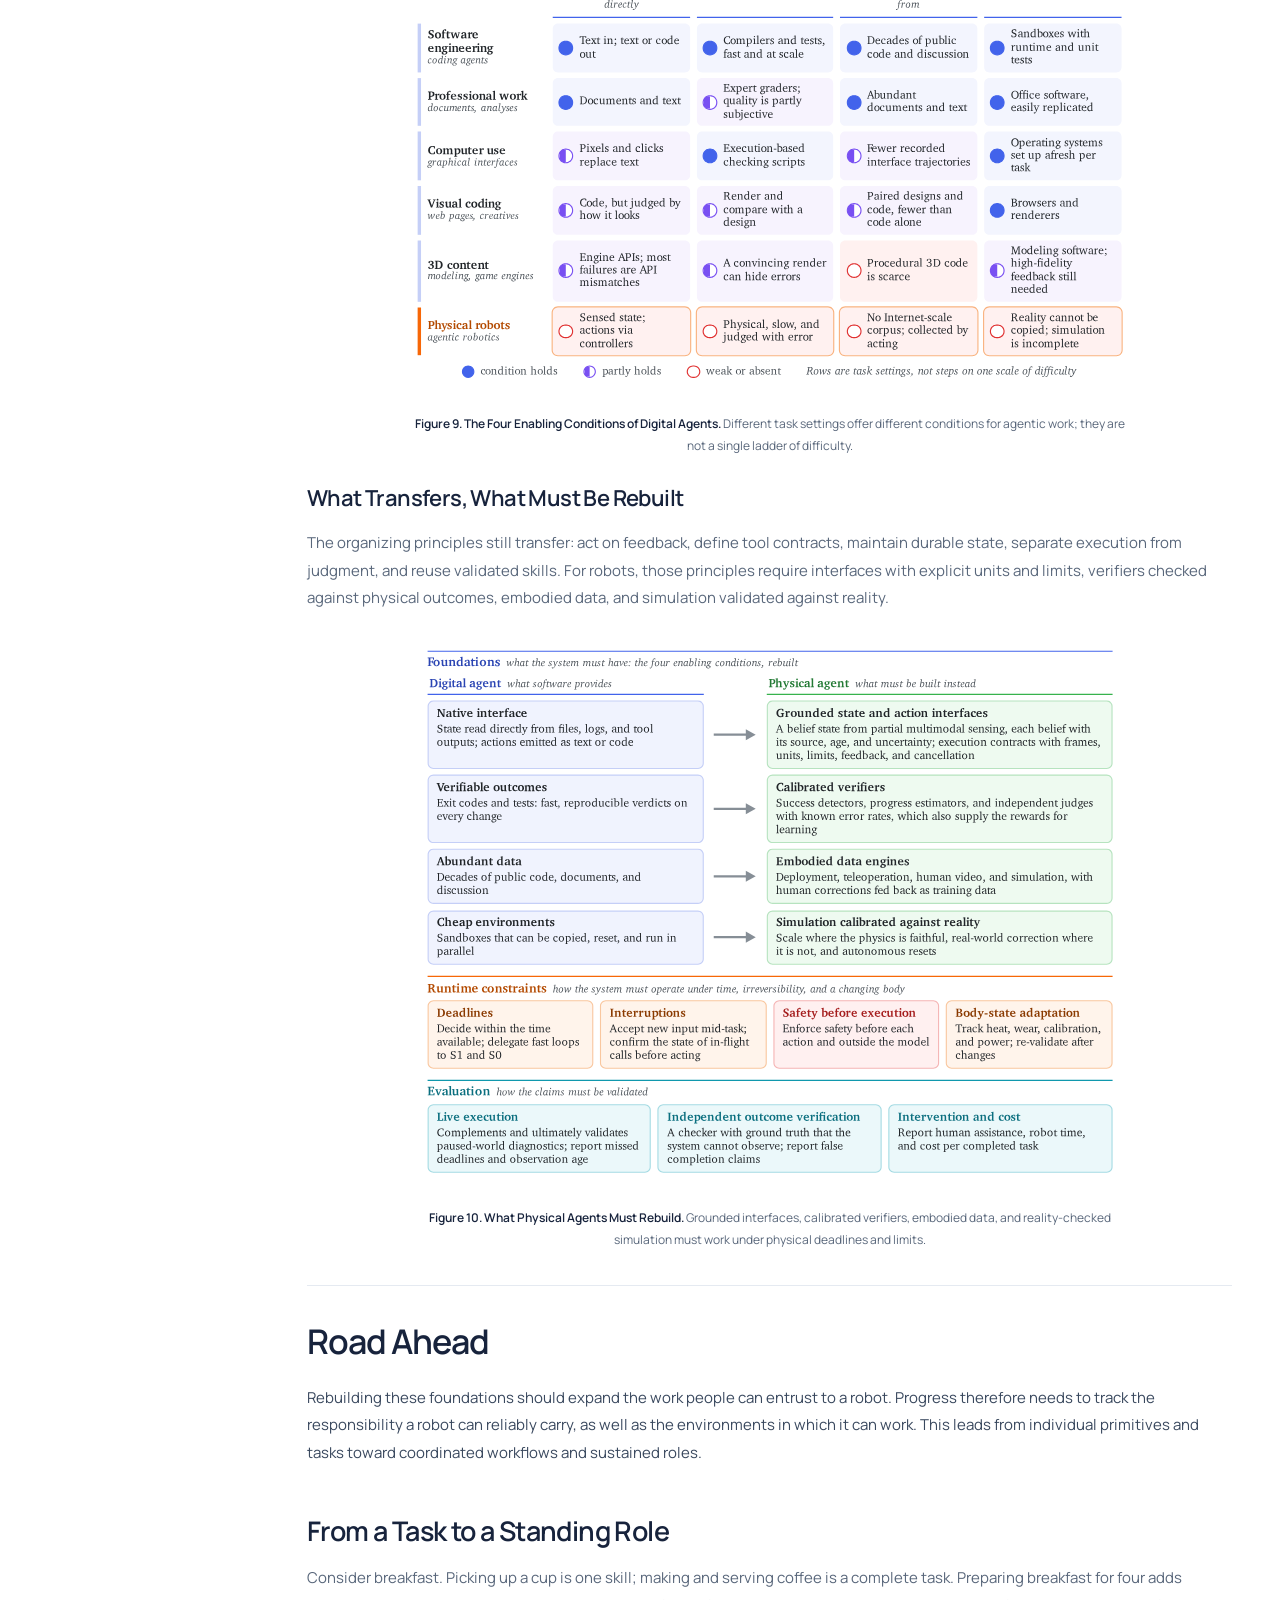
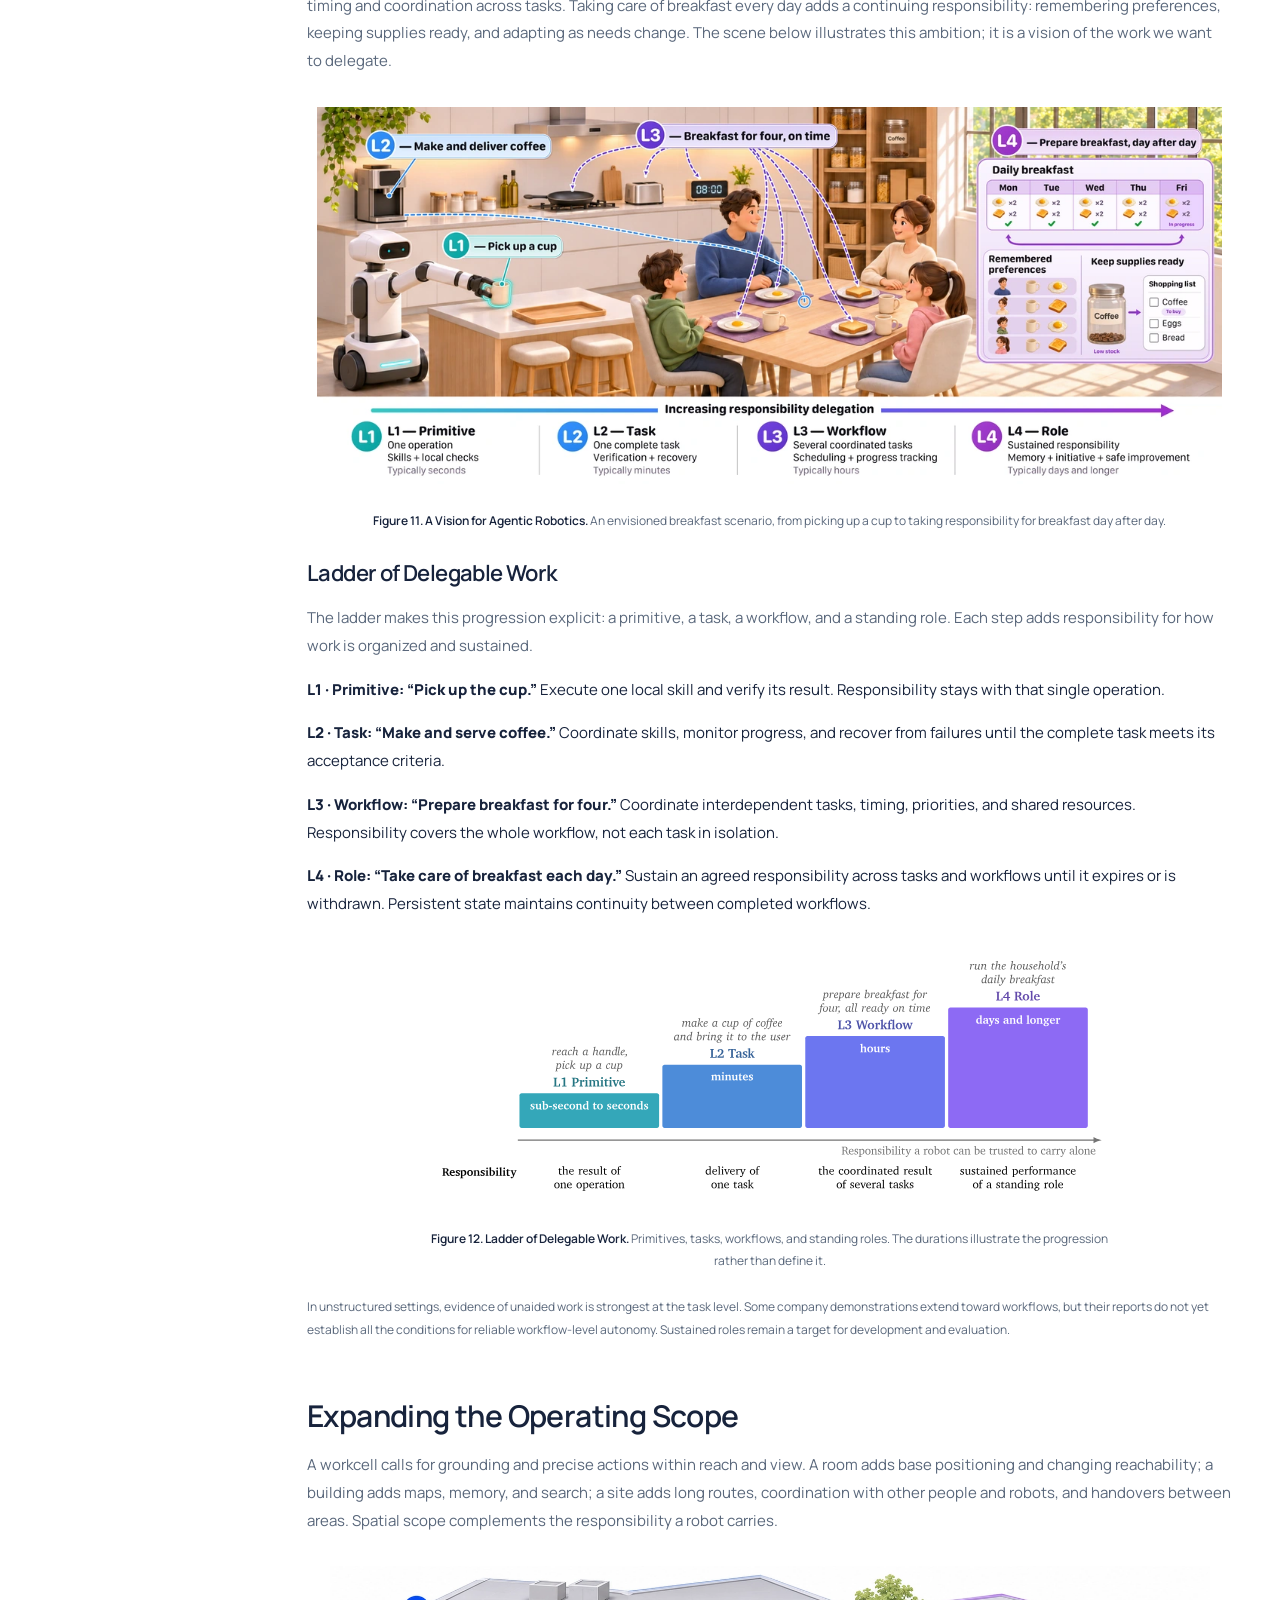
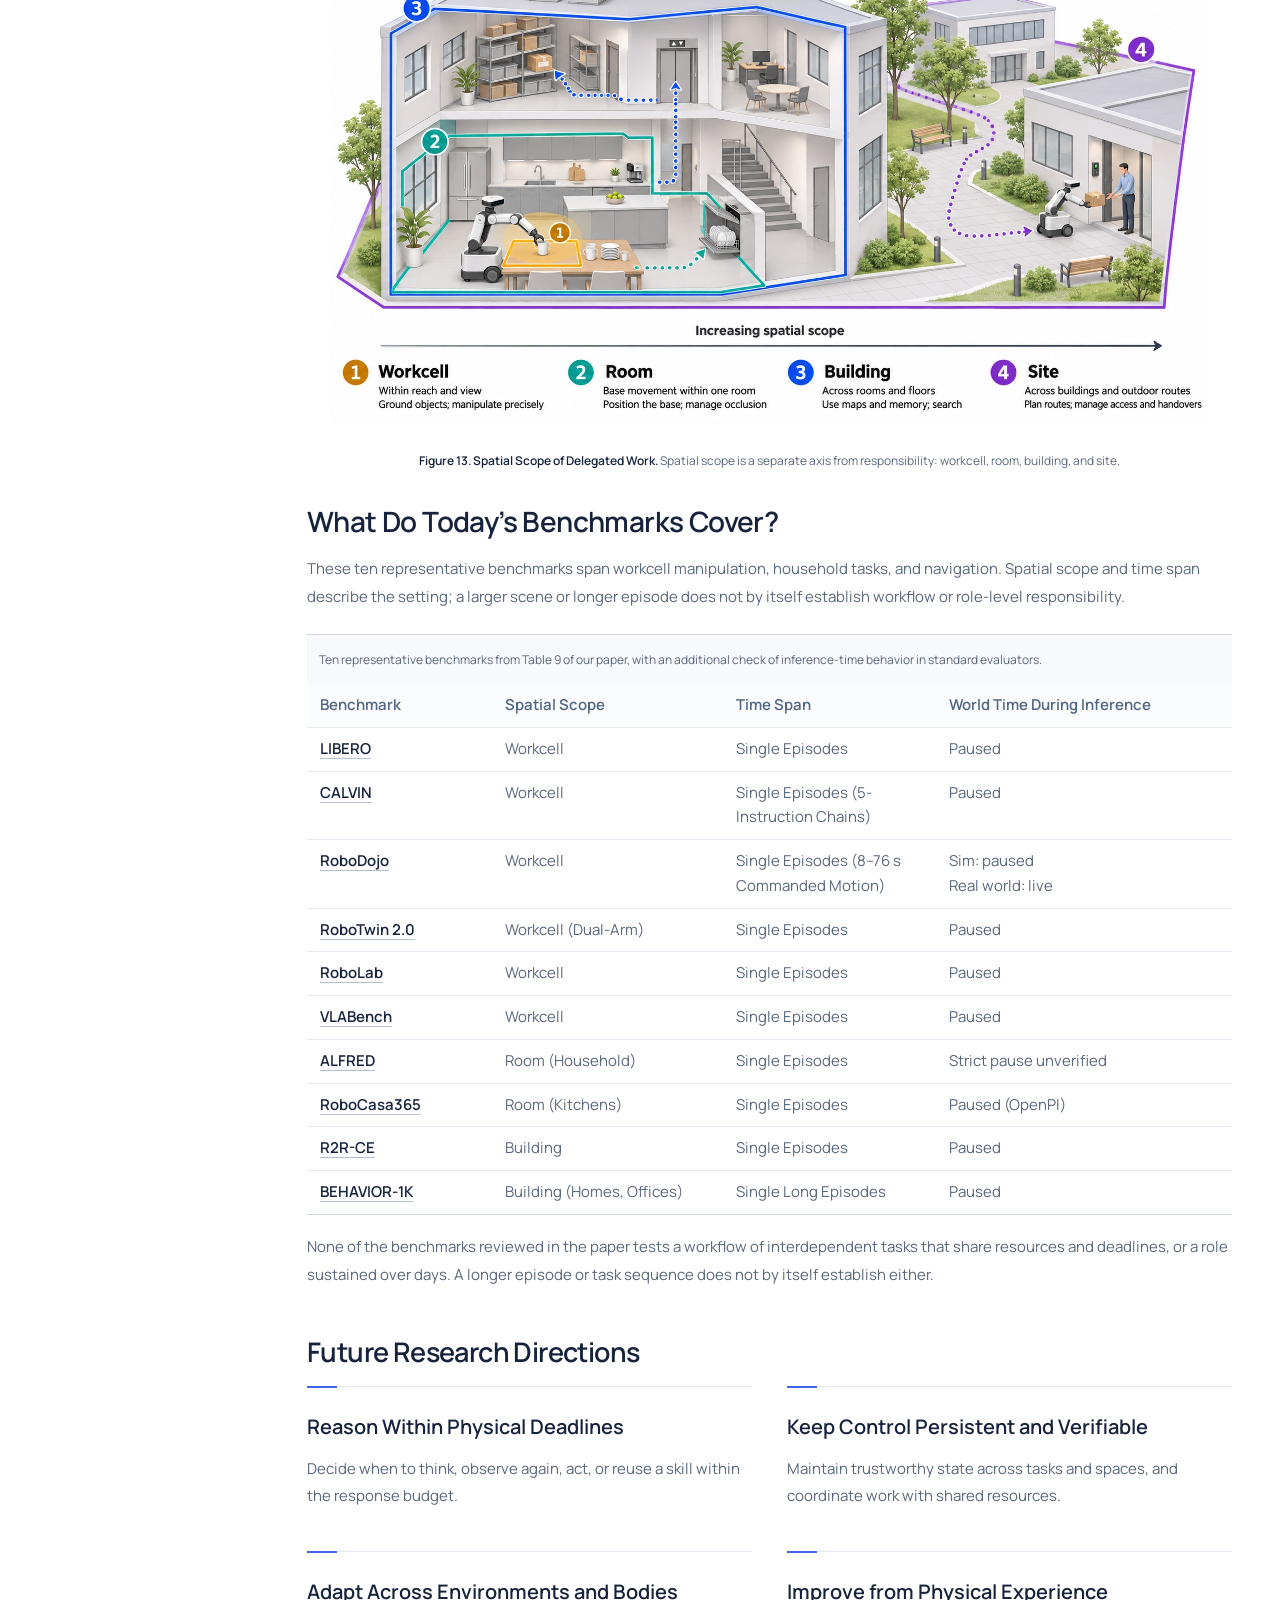
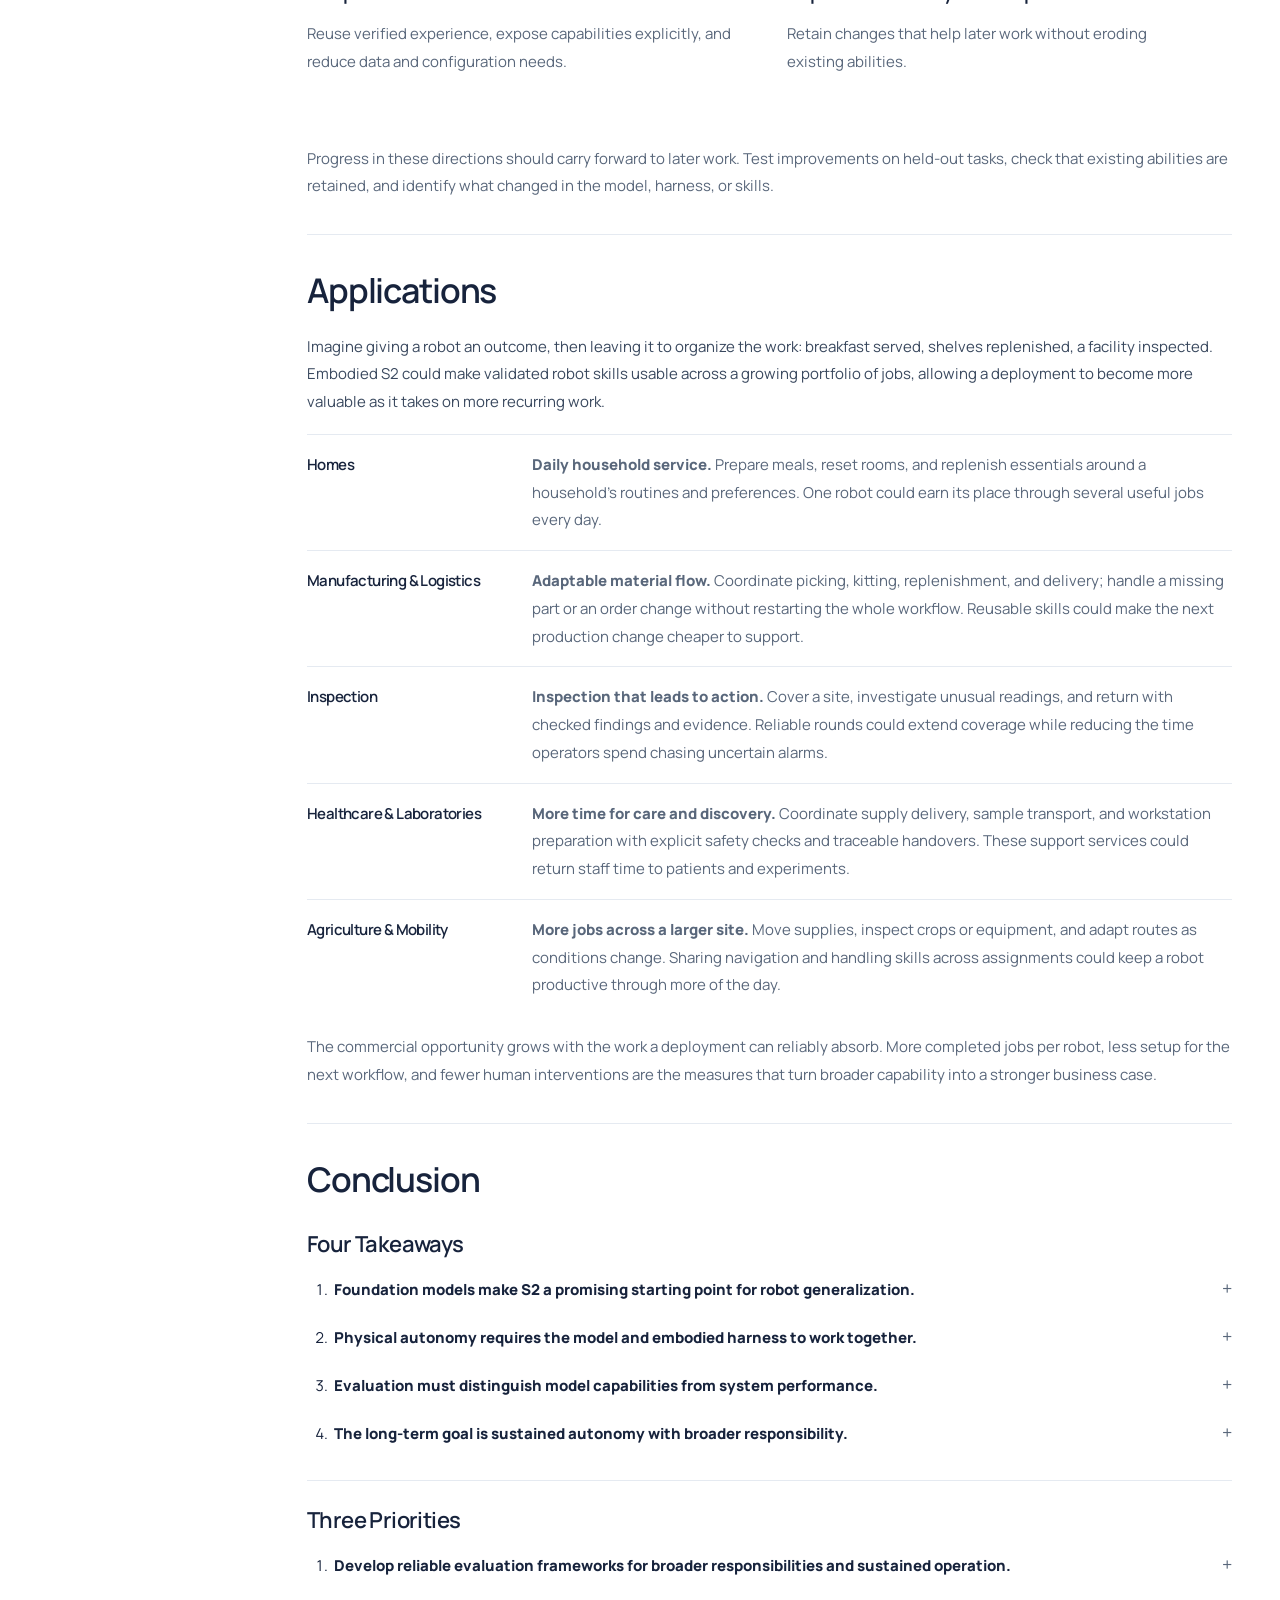
<file: blog.html>
<!doctype html>
<html lang="en"><head><meta charset="utf-8"><meta name="viewport" content="width=device-width,initial-scale=1"><meta name="robots" content="noindex"><title>Agentic Robotics · Grid Robotics</title><meta http-equiv="refresh" content="0;url=./"><script>location.replace(new URL('./',location.href).href+location.search+location.hash);</script></head><body><a href="./">Continue to the homepage</a></body></html>
</file>
<file: styles.css>
@font-face{font-family:Manrope;src:url('assets/fonts/manrope-400.ttf');font-weight:400;font-display:swap}@font-face{font-family:Manrope;src:url('assets/fonts/manrope-600.ttf');font-weight:600;font-display:swap}@font-face{font-family:Manrope;src:url('assets/fonts/manrope-800.ttf');font-weight:800;font-display:swap}
:root{--body-size:15px;--ink:#17233c;--muted:#59677b;--blue:#4263eb;--line:#e5eaf1;--wash:#f5f7fb;--font:Manrope,"PingFang SC","Microsoft YaHei",sans-serif;--polish-ease:cubic-bezier(.2,.7,.2,1);--polish-surface:#f7f8fb;--polish-header:rgba(255,255,255,.88)}*{box-sizing:border-box}html{scroll-behavior:smooth;scroll-padding-top:112px}body{margin:0;color:var(--ink);background:#fff;font:400 16px/1.85 var(--font);-webkit-font-smoothing:antialiased}a{color:inherit;text-decoration:none}button{font:inherit;color:inherit;cursor:pointer}button,a,summary{-webkit-tap-highlight-color:transparent}button:focus-visible,a:focus-visible,summary:focus-visible{outline:3px solid #4263eb;outline-offset:5px}button:disabled{cursor:default}::selection{background:#e0e8ff}.wrap{max-width:1380px;margin:auto;padding-left:48px;padding-right:48px}.skip{position:fixed;top:-80px;left:20px;z-index:50;background:white;padding:10px}.skip:focus{top:10px}.masthead{height:96px;position:sticky;top:0;z-index:20;display:flex;align-items:center;justify-content:space-between;gap:30px;padding:0 max(4vw,24px);border-bottom:1px solid var(--line);background:#ffffffed;backdrop-filter:blur(14px)}.brand{display:inline-flex;align-items:baseline;gap:14px;font-weight:800;font-size:36px;line-height:1;letter-spacing:-1.3px;white-space:nowrap}.brand-mark{width:27px;height:27px;width:1cap;height:1cap;flex:none}.masthead nav{display:flex;align-items:center;gap:28px}.top-link{font-size:13px;font-weight:600}.top-link:hover{color:var(--blue)}.language-switch{position:relative;display:flex;align-items:center;gap:0;border:1px solid #dfe5ed;border-radius:30px;background:var(--polish-surface);padding:4px;isolation:isolate;box-shadow:none}.language-switch button{position:relative;z-index:1;border:0;background:none;font-size:12px;min-width:42px;padding:6px 10px;line-height:1.6}.language-switch i{position:absolute;z-index:0;top:4px;bottom:4px;left:50%;width:calc(50% - 4px);border-radius:25px;background:#fff;box-shadow:0 1px 5px #25365315;transition:left .2s}.language-switch:has([data-lang=zh][aria-pressed=true]) i{left:4px}.language-switch button[aria-pressed=true]{font-weight:600}.hero{display:grid;grid-template-columns:1.1fr 1fr;gap:60px;align-items:center;padding-top:72px;padding-bottom:82px;min-height:710px}.publication{font-size:13px;color:var(--muted);margin:0 0 28px}.hero h1{font-weight:600;letter-spacing:-3px;font-size:clamp(44px,4.3vw,64px);line-height:1.16;margin:0 0 24px}.subtitle{font-size:23px;letter-spacing:-.6px;margin:0 0 28px}.hero-description{max-width:470px;font-size:16px;color:var(--muted);line-height:1.9}.actions{display:flex;align-items:center;gap:26px;margin-top:30px}.button{border:1px solid #e0e5ed;border-radius:7px;padding:12px 20px;font-size:13px;font-weight:600}.muted{color:#637086;background:#f0f3f7}.text-link{font-size:13px;font-weight:600;background:none;border:0;padding:0;text-decoration:underline;text-decoration-color:#b9c6da;text-underline-offset:5px}.text-link:hover{color:var(--blue)}.loop-exhibit{position:relative;padding-bottom:30px;width:100%;max-width:550px;justify-self:end}.loop-drawing{width:100%;display:block}.diagram-title{font:600 18px var(--font);fill:var(--ink)}.diagram-small{font:400 10px var(--font);fill:var(--muted)}.loop-node{position:absolute;width:126px;height:60px;border:1px solid #d5def4;border-radius:12px;background:#fff;font-size:16px;font-weight:600;box-shadow:0 5px 18px #29426908;transition:background .25s,color .25s,box-shadow .25s}.loop-node[aria-pressed=true]{background:var(--blue);color:#fff;border-color:var(--blue);box-shadow:0 8px 24px #4263eb22}.observe{top:7%;left:50%;transform:translateX(-50%)}.reason{top:37%;right:0}.act{top:68%;left:50%;transform:translateX(-50%)}.verify{top:37%;left:0}.loop-caption-row{min-height:62px;display:flex;align-items:flex-start;gap:16px;padding:10px 14px 0}.loop-caption-row p{flex:1;font-size:12px;line-height:1.8;color:var(--muted);margin:0}.motion-control{flex:none;border:1px solid var(--line);border-radius:50%;background:white;width:30px;height:30px;line-height:1;font-size:13px;color:var(--blue);transition:background-color .18s ease,border-color .18s ease,box-shadow .18s ease}.reading-layout{display:grid;grid-template-columns:175px minmax(0,1fr);gap:64px;border-top:1px solid var(--line)}.contents{position:sticky;top:135px;align-self:start;padding-top:56px;font-size:12px}.contents nav{display:flex;flex-direction:column;gap:12px}.contents a{color:var(--muted);padding:5px 10px 5px 14px;border-left:2px solid transparent;line-height:1.6}.contents a.active{color:var(--blue);border-left-color:var(--blue);font-weight:600;background:color-mix(in srgb,var(--blue) 4%,transparent);border-radius:0 5px 5px 0}.contents a:hover{background:var(--polish-surface);border-radius:0 5px 5px 0}.reading-progress{height:1px;background:var(--line);margin:25px 16px}.reading-progress i{display:block;height:2px;width:0;background:var(--blue);transform:translateY(-.5px)}.article{min-width:0;font-size:var(--body-size)}.article-section{padding:76px 0;border-bottom:1px solid var(--line)}.section-label{color:var(--blue);font-size:12px;font-weight:600;margin:0 0 22px}h2{font-size:40px;line-height:1.28;letter-spacing:-1.7px;font-weight:600;margin:0 0 28px}h3{font-size:22px;line-height:1.45;letter-spacing:-.6px;font-weight:600;margin:34px 0 16px}p{margin:0 0 22px;max-width:74ch}.lead{font-size:var(--body-size);line-height:1.85;color:#39485e}.article-section>p:not(.section-label):not(.lead){color:var(--muted);font-size:var(--body-size)}.paper-figure{--figure-space:100%;--figure-padding:10px;margin:34px 0 42px;min-width:0}.figure-open{display:block;position:relative;border:0;background:white;padding:10px;width:100%;cursor:zoom-in;border-radius:9px}.figure-open img{width:100%;height:auto;max-height:none;object-fit:contain;display:block;transition:filter .2s}.figure-open:hover{background:#f7f9fd}figcaption{font-size:12px;line-height:1.85;color:var(--muted);margin:16px 0 0;max-width:none;text-align:center}.figure-pair{display:grid;grid-template-columns:minmax(0,356fr) minmax(0,661fr);align-items:start;gap:22px}.figure-pair .paper-figure{margin:10px 0 30px}.figure-pair .figure-open{height:255px;display:flex;align-items:center}.figure-pair figcaption{font-size:11px}.selector{display:flex;flex-wrap:wrap;justify-content:center;gap:5px;padding:5px;border:1px solid var(--line);border-radius:9px;background:#fff;width:fit-content;max-width:100%;margin:20px auto}.selector button{border:0;border-radius:5px;padding:10px 14px;background:transparent;font-size:12px;line-height:1.5;transition:background .2s,color .2s}.selector button[aria-pressed=true]{background:#edf2ff;color:#294cc8;font-weight:600}.selector button:hover{background:#f3f6fd}.path-detail{display:flex;text-align:center;justify-content:center;gap:28px;align-items:center;min-height:84px}#path-route{display:flex;flex:none;gap:16px;align-items:center;font-size:14px;color:var(--blue);white-space:nowrap}#path-route b{font-weight:600}#path-route span{color:#8ea4d5;animation:flow-arrow 1.6s ease-in-out 2}.article .path-detail p{font-size:var(--body-size);color:var(--muted);margin:0}.callout{border-left:3px solid var(--blue);padding:7px 0 7px 25px;margin:30px 0;font-size:16px!important;color:var(--ink)!important}.harness-detail{display:grid;align-content:center;text-align:center;padding:20px 25px;background:var(--wash);border-radius:8px;min-height:140px}.article .harness-detail h3{font-size:19px;margin:0 0 12px}.article .harness-detail p{font-size:var(--body-size);color:var(--muted);margin:0}.clock-demo{border:1px solid var(--line);background:#f7f9fd;border-radius:12px;padding:25px;margin:30px 0}.clock-header{display:flex;align-items:center;justify-content:space-between;gap:20px;font-size:13px;font-weight:600}.clock-header .selector{margin:0}.clock-header .selector button{font-size:11px;border-radius:6px;transition:background-color .18s ease,color .18s ease,box-shadow .18s ease}.clock-scene{height:180px;position:relative;overflow:hidden}.motion-line{position:absolute;left:12%;right:12%;top:105px;height:2px;background:repeating-linear-gradient(90deg,#b8c7e1 0 5px,transparent 5px 11px)}.moving-object,.observed-object{position:absolute;top:56px;left:13%;width:40px;height:47px;border-radius:5px 5px 12px 12px;background:#4263eb}.observed-object{background:#dbe3f7;border:1px dashed #a4b5d6}.moving-object:before{content:'';position:absolute;left:0;top:-3px;width:40px;height:8px;background:#9daef7;border-radius:50%}.moving-object:after{content:'';position:absolute;left:35px;top:8px;width:15px;height:20px;border:5px solid #4263eb;border-radius:0 12px 12px 0}.object-start,.object-end{position:absolute;left:11%;top:126px;font-size:10px;color:var(--muted)}.object-end{left:auto;right:11%}.clock-scene.live.play .moving-object{animation:world-move 4s ease-in-out forwards}.clock-scene.paused .moving-object{left:13%}.clock-scene.paused .object-end{opacity:.25}.clock-footer{display:flex;align-items:center;gap:24px;min-height:60px}.clock-footer p{font-size:13px;margin:0;color:var(--muted);flex:1}.clock-footer button{flex:none}details{margin-top:26px;border-top:1px solid var(--line);border-bottom:1px solid var(--line);padding:20px 0}summary{font-size:14px;cursor:pointer;font-weight:600}details[open] summary{margin-bottom:22px}details p{font-size:14px;color:var(--muted)}details p:last-child{margin-bottom:0}.eval-numbers{display:flex;justify-content:center;gap:60px;margin:32px 0;padding:22px 0;border-top:1px solid var(--line);border-bottom:1px solid var(--line)}.eval-numbers>div{display:flex;align-items:baseline;justify-content:center;gap:12px;text-align:center}.eval-numbers strong{font-size:42px;font-weight:400;letter-spacing:-2px;line-height:1.1}.eval-numbers span{font-size:11px;color:var(--muted)}.eval-visual .paper-figure{margin:30px auto;max-width:840px}.dimension-detail{display:grid;grid-template-columns:minmax(0,.85fr) minmax(0,1.15fr);align-content:start;align-items:start;gap:36px;padding:28px;background:var(--wash);border-radius:10px;min-height:275px}.dimension-detail span{font-size:11px;color:var(--blue)}.dimension-detail h3{font-size:24px;margin:14px 0}.article .dimension-detail p{font-size:var(--body-size);color:var(--muted);margin:0}.dimension-detail ul{list-style:none;margin:0;padding:0;font-size:var(--body-size);line-height:1.7}.dimension-detail li{padding:10px 12px;border-left:2px solid transparent;border-bottom:1px solid var(--line)}.dimension-detail li:last-child{border-bottom:0}.dimension-detail .dimension-name{display:block;font-size:var(--body-size);font-weight:600;color:var(--ink);margin-bottom:3px}.dimension-detail .dimension-definition{display:block;font-size:var(--body-size);color:var(--muted);line-height:1.7}#dimension-caution{font-size:12px;margin:20px 0 0;border-top:1px solid #dce3ec;padding-top:16px}.note{font-size:12px!important;color:var(--muted);line-height:1.9;margin-top:24px}.protocols{display:grid;grid-template-columns:repeat(3,1fr);gap:24px;margin:35px 0}.protocols h3{font-size:16px;margin:0 0 10px}.protocols p{font-size:var(--body-size);color:var(--muted);margin:0}.level-story{display:grid;align-content:center;text-align:center;padding:26px 28px;border-left:3px solid var(--blue);background:#f6f8fd;min-height:190px}.article .level-story h3{font-size:25px;margin:0 0 14px}.article .level-story p{font-size:var(--body-size);color:var(--muted);margin:0 0 12px}.article .level-story p:last-child{margin-bottom:0;font-size:var(--body-size)}#roadmap h3[data-i18n="space.title"]{font-size:30px;margin-top:52px}.space-detail{text-align:center;min-height:60px;font-size:14px;color:var(--muted)}.research-directions{display:grid;grid-template-columns:1fr 1fr;column-gap:35px;margin:10px 0 28px}.research-directions article{position:relative;padding:25px 0;border-top:1px solid var(--line)}.research-directions article:before{content:'';position:absolute;left:0;top:-1px;height:2px;width:30px;background:var(--blue);transition:width .35s}.research-directions article:hover:before{width:100%}.research-directions h3{font-size:20px;margin:0 0 14px}.research-directions p{font-size:var(--body-size);color:var(--muted);margin:0}.recommendations{background:var(--wash);padding:28px 32px;border-radius:10px;margin-top:35px}.recommendations h3{font-size:22px;margin:0 0 14px}.recommendations ol{font-size:var(--body-size);line-height:2.4;margin:0;padding-left:22px}.application-list{margin:32px 0}.application-list>div{display:grid;grid-template-columns:200px 1fr;gap:25px;padding:16px 0;border-top:1px solid var(--line);align-items:baseline}.application-list h3{font-size:var(--body-size);margin:0}.application-list p{font-size:var(--body-size);color:var(--muted);margin:0}.citation-section{padding-top:46px;padding-bottom:55px;border-bottom:0}.citation-heading{display:flex;align-items:center;justify-content:space-between}.citation-heading h2{font-size:24px;letter-spacing:-.6px;margin:0}pre{font:12px/1.85 ui-monospace,SFMono-Regular,Consolas,monospace;white-space:pre-wrap;overflow-wrap:anywhere;background:var(--wash);border-radius:8px;padding:24px;margin:22px 0 0}footer{display:flex;align-items:center;justify-content:space-between;padding-top:28px;padding-bottom:28px;border-top:1px solid var(--line);font-size:13px}.footer-brand{font-weight:800}dialog{border:1px solid var(--line);border-radius:14px;padding:0;width:min(94vw,1500px);height:92vh;max-width:none;max-height:none;overflow:hidden;background:white;color:var(--ink);box-shadow:0 24px 100px #0b172b24}dialog::backdrop{background:#13203b99;backdrop-filter:blur(5px)}.viewer-toolbar{display:flex;justify-content:space-between;align-items:center;gap:25px;padding:15px 22px;border-bottom:1px solid var(--line);height:78px}.viewer-toolbar p{font-size:12px;line-height:1.6;margin:0;;flex:1;min-width:0;max-width:none}.viewer-toolbar>div{display:flex;gap:7px;flex:none}.viewer-toolbar button{border:1px solid var(--line);background:white;border-radius:5px;padding:5px 12px;min-height:36px;font-size:12px}.viewer-canvas{height:calc(100% - 78px);overflow:auto;padding:24px;background:#f7f9fc;text-align:center}.viewer-canvas img{max-width:none;height:auto;display:inline-block;background:white;vertical-align:top;transition:opacity .16s ease}.viewer-canvas:has(img[data-zoomed=true]){text-align:left}html[lang=zh-CN] .hero h1{letter-spacing:-1.4px}html[lang=zh-CN] h2{letter-spacing:-.8px}html[lang=zh-CN] p{line-height:1.95}@keyframes world-move{0%,10%{left:13%}100%{left:80%}}@keyframes flow-arrow{0%,100%{opacity:.35;transform:translateX(-3px)}50%{opacity:1;transform:translateX(2px)}}
@media(min-width:1500px){.masthead{padding-left:calc((100vw - 1284px)/2);padding-right:calc((100vw - 1284px)/2)}}@media(max-width:1150px){.wrap{padding-left:32px;padding-right:32px}.brand{font-size:31px}.masthead nav{gap:20px}.reading-layout{grid-template-columns:150px minmax(0,1fr);gap:38px}.hero{gap:30px}.hero h1{font-size:49px;letter-spacing:-2.5px}.loop-node{width:110px;height:55px;font-size:14px}.eval-numbers{gap:28px}.eval-numbers>div{flex-direction:column;align-items:center;gap:10px}.contents{font-size:11px}}
@media(max-width:850px){.masthead{height:78px}.top-link{display:none}.hero{grid-template-columns:1fr;padding-top:55px;padding-bottom:38px;gap:24px}.hero-copy{text-align:center}.hero h1{font-size:57px}.hero-description{margin:auto;max-width:540px}.actions{justify-content:center}.loop-exhibit{width:min(100%,470px);justify-self:center}.loop-node{width:125px;height:60px}.reading-layout{display:block}.contents{display:none}.article-section{padding:58px 0}h2{font-size:36px}.lead{font-size:var(--body-size)}.figure-open img{max-height:780px}.figure-pair .figure-open{height:230px}.article-section>p{max-width:100%}.viewer-toolbar{height:auto;min-height:78px}.viewer-canvas{height:calc(100% - 95px)}}
@media(max-width:500px){html{scroll-padding-top:90px}.wrap{padding-left:22px;padding-right:22px}.masthead{padding:0 18px;height:75px;gap:12px}.brand{font-size:28px;gap:10px;letter-spacing:-1px}.masthead nav{gap:0}.language-switch{padding:3px}.language-switch button{font-size:10px;min-width:35px;padding:5px 7px}.language-switch i{top:3px;bottom:3px;width:calc(50% - 3px)}.language-switch:has([data-lang=zh][aria-pressed=true]) i{left:3px}.hero{padding-top:40px;padding-bottom:25px}.publication{font-size:11px;margin-bottom:22px}.hero h1{font-size:42px;letter-spacing:-2px}.subtitle{font-size:17px;margin-bottom:20px}.hero-description{font-size:14px;line-height:1.85}.actions{gap:20px}.button{padding:11px 15px;font-size:11px}.text-link{font-size:11px}.loop-exhibit{padding-bottom:15px}.loop-node{width:100px;height:49px;border-radius:8px;font-size:13px}.observe{top:6%}.verify,.reason{top:32%}.act{top:60%}.loop-caption-row{padding:6px 3px 0;gap:10px;min-height:55px}.loop-caption-row p{font-size:11px;line-height:1.75}.motion-control{width:27px;height:27px;font-size:11px}.article-section{padding:44px 0}.section-label{font-size:11px;margin-bottom:19px}h2{font-size:29px;line-height:1.35;letter-spacing:-1px;margin-bottom:23px}h3{font-size:22px;margin-top:30px}.lead{font-size:var(--body-size)}.article-section>p:not(.section-label):not(.lead){font-size:var(--body-size)}.paper-figure{--figure-padding:5px;margin:25px -6px 30px}.figure-open{padding:5px}figcaption{font-size:10px;line-height:1.85;margin:13px 6px 0}.figure-pair{grid-template-columns:1fr;gap:0}.figure-pair .paper-figure{margin:12px 0 25px}.figure-pair .figure-open{height:auto;max-height:none}.figure-pair figcaption{font-size:10px}.selector{gap:3px;padding:4px;margin:18px auto}.selector button{font-size:11px;padding:9px 11px}.path-detail{padding:10px 0;min-height:120px}.article .path-detail p{font-size:var(--body-size)}.callout{font-size:14px!important;padding-left:18px;margin:25px 0}.harness-detail{padding:21px;min-height:165px}.article .harness-detail h3{font-size:18px}.article .harness-detail p{font-size:var(--body-size)}.clock-demo{padding:18px;margin:25px 0}.clock-header{align-items:flex-start;flex-direction:column;gap:12px;font-size:12px}.clock-header .selector button{font-size:10px}.clock-scene{height:165px}.moving-object,.observed-object{width:30px;height:37px;top:67px}.moving-object:before{width:30px}.moving-object:after{left:25px;width:12px;height:16px;border-width:4px}.object-start,.object-end{font-size:9px;top:123px}.clock-footer{align-items:flex-end;gap:16px}.clock-footer p{font-size:11px}.clock-footer button{white-space:nowrap}summary{font-size:13px}details p{font-size:13px}.eval-numbers{justify-content:center;gap:13px;margin:26px 0}.eval-numbers>div{flex:1;min-width:0}.eval-numbers strong{font-size:35px}.eval-numbers span{font-size:10px}.eval-numbers>div:last-child{max-width:130px}.eval-visual .paper-figure{margin:25px -7px}.dimension-detail{grid-template-columns:1fr;gap:18px;padding:23px;min-height:360px}.dimension-detail h3{font-size:23px;margin-top:9px}.article .dimension-detail p{font-size:var(--body-size);margin-bottom:0}.dimension-detail ul{font-size:var(--body-size)}#dimension-caution{font-size:11px}.note{font-size:11px!important}.protocols{grid-template-columns:1fr;gap:20px;margin:30px 0}.protocols h3{font-size:16px}.protocols p{font-size:var(--body-size)}.level-story{padding:23px 20px;min-height:225px}.article .level-story h3{font-size:23px}.article .level-story p{font-size:var(--body-size)}.article .level-story p:last-child{font-size:var(--body-size)}#roadmap h3[data-i18n="space.title"]{font-size:26px}.space-detail{font-size:13px;min-height:70px}.research-directions{grid-template-columns:1fr;gap:0}.research-directions article{padding:22px 0}.research-directions h3{font-size:20px}.research-directions p{font-size:var(--body-size)}.recommendations{padding:24px 21px}.recommendations h3{font-size:21px}.recommendations ol{font-size:var(--body-size);line-height:2.3}.application-list>div{grid-template-columns:1fr;gap:5px;padding:14px 0}.application-list h3{font-size:var(--body-size)}.application-list p{font-size:var(--body-size)}.citation-heading h2{font-size:24px}pre{font-size:10px;padding:17px}.viewer-toolbar{padding:12px;display:block}.viewer-toolbar p{font-size:10px;margin-bottom:10px}.viewer-toolbar>div{justify-content:flex-end}.viewer-toolbar button{font-size:11px;padding:4px 11px}.viewer-canvas{height:calc(100% - 120px);padding:12px}.viewer-canvas img{margin:0}dialog{height:94vh;width:96vw;border-radius:10px}}
@media(prefers-reduced-motion:reduce){html{scroll-behavior:auto}*,*:before,*:after{animation:none!important;transition:none!important}.signal{display:none}.clock-scene.live .moving-object{left:80%}}
.study-block{margin-top:44px}.study-block>h3{font-size:28px;margin:0 0 18px}.study-block>p{font-size:var(--body-size);color:var(--muted)}.table-scroll{overflow-x:auto;border-top:1px solid #cfd8e7;border-bottom:1px solid #cfd8e7;margin:23px 0 0}table{width:100%;border-collapse:collapse;text-align:left;font-size:var(--body-size);line-height:1.65}caption{text-align:left;color:var(--muted);font-size:11px;line-height:1.8;padding:14px 12px;background:#f7f9fc}th,td{padding:9px 13px;vertical-align:top;border-bottom:1px solid var(--line)}thead th{font-size:var(--body-size);color:#526581;font-weight:600;background:#fbfcfe}tbody th{font-weight:600}tbody th a{text-decoration:underline;text-decoration-color:#b3bfd2;text-underline-offset:4px}tbody th a:hover{color:var(--blue)}tbody tr:last-child th,tbody tr:last-child td{border-bottom:0}tbody tr:hover{background:#f8faff}td{color:var(--muted)}table small{display:block;font-size:10px;font-weight:400;line-height:1.7;margin-top:7px;color:var(--muted)}.reported-value{display:block;color:var(--ink);font-size:var(--body-size);font-weight:600;white-space:nowrap}.results-table th:first-child{width:23%}.results-table td:nth-child(3){width:28%}.study-block .note{font-size:11px!important}@media(max-width:500px){.study-block{margin-top:35px}.study-block>h3{font-size:24px}.study-block>p{font-size:var(--body-size)}.table-scroll{margin-left:-2px;margin-right:-2px}table{min-width:600px;font-size:var(--body-size)}caption{font-size:10px}th,td{padding:8px 12px}.reported-value{font-size:var(--body-size)}}
@media(max-width:500px){.table-scroll th:first-child{position:sticky;left:0;background:#fff;z-index:1;box-shadow:1px 0 0 var(--line)}.table-scroll thead th:first-child{background:#fbfcfe;z-index:2}.table-scroll tbody th{white-space:nowrap}}

table{font-size:var(--body-size)}caption{font-size:12px}@media(max-width:500px){table{font-size:var(--body-size)}.results-table{min-width:720px}caption{font-size:11px}}

.mobile-table-caption,.table-hint{display:none}.results-table td:nth-child(2){width:27%}@media(max-width:500px){.mobile-table-caption{display:block;font-size:11px!important;color:var(--muted);line-height:1.8;margin:20px 0 8px}.table-hint{display:block;font-size:10px!important;color:var(--muted);text-align:right;margin:8px 0}.table-scroll{margin-top:8px}.table-scroll caption{position:absolute;width:1px;height:1px;padding:0;overflow:hidden;clip:rect(0,0,0,0)}}@media(max-width:360px){.brand{font-size:25px;gap:9px}}
/* Header edges follow the hero content, including the Reason node. */
.masthead{padding-left:max(48px,calc((100vw - 1284px)/2));padding-right:max(48px,calc((100vw - 1284px)/2))}.header-controls{display:flex;align-items:center;gap:12px}.theme-toggle{display:grid;place-items:center;flex:none;width:40px;height:40px;border:1px solid #dfe5ed;border-radius:50%;background:#f4f6f9;color:var(--ink)}.theme-toggle:hover{background:#eaf0f9}.theme-toggle svg{width:18px;height:18px;fill:none;stroke:currentColor;stroke-width:1.65;stroke-linecap:round;stroke-linejoin:round}.theme-toggle .sun-icon{display:none}
html[data-theme=dark]{color-scheme:dark;--ink:#e8eef8;--muted:#a6b4c9;--blue:#9db2ff;--line:#303b4d;--wash:#1a2433;--polish-surface:#172131;--polish-header:rgba(16,23,34,.88)}
html[data-theme=dark] body{background:#101722}html[data-theme=dark] ::selection{background:#354775}html[data-theme=dark] .masthead{background:#101722ed}html[data-theme=dark] .skip{background:#1a2433}html[data-theme=dark] .language-switch,html[data-theme=dark] .theme-toggle{background:#1a2433;border-color:var(--line);transition:background-color .18s ease,border-color .18s ease,box-shadow .18s ease}html[data-theme=dark] .language-switch i{background:#303e55;box-shadow:0 1px 4px #17233c0b;transition:left .24s var(--polish-ease)}html[data-theme=dark] .theme-toggle:hover{background:#2a374d;border-color:color-mix(in srgb,var(--blue) 35%,var(--line))}html[data-theme=dark] .theme-toggle .moon-icon{display:none}html[data-theme=dark] .theme-toggle .sun-icon{display:block}html[data-theme=dark] .muted{background:#1a2433;color:#9faec3;border-color:var(--line)}html[data-theme=dark] .lead{color:#c6d2e5}html[data-theme=dark] .loop-node,html[data-theme=dark] .motion-control,html[data-theme=dark] .selector{background:var(--polish-surface);border-color:var(--line);box-shadow:none;padding:4px;border-radius:10px;gap:4px}html[data-theme=dark] .loop-node[aria-pressed=true]{background:#4263eb;color:white;border-color:#718aff;box-shadow:0 0 28px #4263eb26}html[data-theme=dark] .loop-ring{stroke:#263657}html[data-theme=dark] .loop-center{fill:#162131;stroke:#3b4a64}html[data-theme=dark] #dots circle{fill:#344157}html[data-theme=dark] #loop-track,html[data-theme=dark] .loop-drawing>path[marker-end]{stroke:#6c83bd}html[data-theme=dark] .loop-drawing .signal{fill:#a0b7ff}html[data-theme=dark] .contents a:hover,html[data-theme=dark] .selector button:hover{background:#202d42}html[data-theme=dark] .selector button[aria-pressed=true]{background:#2b3a54;color:#294cc8;box-shadow:0 1px 5px #0002}html[data-theme=dark] .clock-demo,html[data-theme=dark] .level-story{background:#192334}html[data-theme=dark] .observed-object{background:#293c5e;border-color:#7085ae}html[data-theme=dark] .motion-line{background:repeating-linear-gradient(90deg,#657da6 0 5px,transparent 5px 11px)}html[data-theme=dark] #dimension-caution{border-color:var(--line)}html[data-theme=dark] .text-link,html[data-theme=dark] tbody th a{text-decoration-color:#7487a6}html[data-theme=dark] dialog,html[data-theme=dark] .viewer-toolbar button{background:#192334;transition:background-color .18s ease,border-color .18s ease,box-shadow .18s ease}html[data-theme=dark] dialog::backdrop{background:#13203b80;backdrop-filter:blur(8px);-webkit-backdrop-filter:blur(8px)}html[data-theme=dark] .viewer-canvas{background:#253044;position:relative;overscroll-behavior:contain}html[data-theme=dark] .table-scroll{border-color:#465671}html[data-theme=dark] caption,html[data-theme=dark] thead th{background:#1a2433;color:#bac8dd}html[data-theme=dark] tbody tr:hover{background:#19263a}html[data-theme=dark] .table-scroll th:first-child{background:#101722}html[data-theme=dark] .table-scroll thead th:first-child{background:#1a2433}
@media(max-width:1150px){.masthead{padding-left:32px;padding-right:32px}}@media(max-width:500px){.masthead{padding-left:22px;padding-right:22px;gap:10px}.masthead .brand{font-size:26px;gap:9px}.header-controls{gap:8px}.theme-toggle{width:34px;height:34px}.theme-toggle svg{width:17px;height:17px}}@media(max-width:360px){.masthead .brand{font-size:23px;gap:8px}.language-switch button{min-width:31px;padding-left:5px;padding-right:5px}.theme-toggle{width:32px;height:32px}}@media(max-width:340px){.masthead .brand{font-size:20px;gap:8px}.masthead{gap:8px}}

/* Paper navigation and nested reading structure. */


.hero{min-height:620px;padding-top:40px;padding-bottom:46px}.reading-layout{grid-template-columns:215px minmax(0,1fr);gap:44px}
.contents{top:92px;padding-top:26px;max-height:calc(100vh - 108px);overflow-y:auto;scrollbar-width:thin;font-size:11.5px}
.contents-label{font-weight:600;margin:0 0 12px 14px;color:var(--muted)}.contents nav{display:block}.contents ul{list-style:none;padding:0;margin:0}.contents li{margin:0}.contents a{display:block;padding:6px 10px 6px 14px;transition:color .18s ease,background-color .18s ease,border-color .18s ease}.contents ul ul{margin:1px 0 8px 14px;border-left:1px solid var(--line)}.contents ul ul a{font-size:10.5px;padding-top:4px;padding-bottom:4px}.contents .current>a{color:var(--blue)}
.article-subsection{padding-top:50px;scroll-margin-top:112px}.article-subsection>h3{font-size:30px;margin-top:0}.article-subsection>p{color:var(--muted);font-size:var(--body-size)}h4{font-size:19px;line-height:1.45;font-weight:600;margin:28px 0 14px}.research-directions h4{font-size:20px;margin:0 0 14px}.recommendations h4{font-size:22px;margin:0 0 14px}.protocols h4{font-size:16px;margin:0 0 10px}.dimension-detail h4{font-size:24px;margin:14px 0}.study-block>h4{font-size:28px;margin:0 0 18px}
.article-section>h3[id]{scroll-margin-top:112px}.paper-figure .figure-open{width:var(--figure-space);padding:var(--figure-padding);max-width:var(--figure-width,760px);margin-inline:auto;background:#fff;transition:box-shadow .2s ease}.paper-figure figcaption{width:calc(min(var(--figure-space),var(--figure-width,760px)) - 2 * var(--figure-padding));max-width:none;margin-inline:auto}.figure-pair .figure-open{width:100%;height:auto}.eval-visual .paper-figure{--figure-width:620px;max-width:none}.eval-visual .figure-open{max-width:var(--figure-width,620px)}.citation-invitation{margin:22px 0 0;max-width:none}

@media(max-width:1150px){.reading-layout{grid-template-columns:190px minmax(0,1fr);gap:30px}.masthead nav{gap:14px}.contents{font-size:11px}}
@media(max-width:850px){.hero{min-height:0}.reading-layout{display:block}.paper-figure{--figure-space:92%}.masthead nav{gap:10px}.article-subsection{padding-top:36px}}
@media(max-width:700px){.path-detail{flex-direction:column;gap:15px;text-align:center}html{scroll-padding-top:130px}.masthead{height:112px;flex-wrap:wrap;justify-content:center;gap:10px;padding-top:12px;padding-bottom:12px}.masthead .brand{font-size:27px}.masthead nav{width:100%;justify-content:center;gap:12px}.header-controls{gap:10px}.theme-toggle{height:30px;width:30px}.language-switch button{font-size:10px;min-width:34px;padding:4px 8px}.hero{padding-top:34px;padding-bottom:22px}.paper-figure{--figure-space:94%}.paper-figure figcaption{font-size:11px}.figure-pair .figure-open{height:auto}.article-subsection>h3{font-size:25px}.article-subsection>p{font-size:var(--body-size)}.article-subsection,.article-section>h3[id]{scroll-margin-top:130px}}

/* Shared text navigation keeps the same slots on Home and Blog. */
.header-destination,.header-paper{display:inline-block;width:48px;flex:none;padding:5px 0;border:0;border-radius:0;background:none;font-size:13px;font-weight:600;line-height:1.6;text-align:center;white-space:nowrap}
.header-destination{position:relative;color:var(--ink)}.header-destination::after{content:"";position:absolute;left:4px;right:4px;bottom:1px;height:1px;background:currentColor;transform:scaleX(0);transform-origin:left;transition:transform .18s ease}
.header-destination:hover::after,.header-destination:focus-visible::after{transform:scaleX(1)}.header-paper:disabled{color:var(--muted);opacity:.65}
@media(max-width:700px){.header-destination,.header-paper{font-size:11px;width:44px}}

/* Keep paired images inside their allocated frame, including intrinsic SVG sizes. */
.figure-pair .figure-open{height:auto;justify-content:center}
.figure-pair .figure-open img{max-height:100%;min-height:0;min-width:0;object-fit:contain}

@media(max-width:700px){.figure-pair{grid-template-columns:1fr}.figure-pair .figure-open{height:auto;display:block}.figure-pair .figure-open img{max-height:none}}

.figure-label{font-weight:600;color:var(--ink)}

.viewer-toolbar{height:auto;min-height:78px;background:var(--polish-header)}
@media(max-width:500px){}

/* Body paragraphs follow the article column, independently of figure sizing. */
.article p{max-width:none;text-wrap:pretty}

/* A tighter reading rhythm without crowding figures or interactive panels. */
.article-section{padding-top:34px;padding-bottom:34px}.article-section>:last-child,.article-subsection>:last-child{margin-bottom:0}
.article-subsection{padding-top:28px}.article p{margin-bottom:16px}.article h2{margin-bottom:20px}.article h3{margin-top:26px;margin-bottom:14px;text-wrap:balance}
.article .paper-figure{margin-top:22px;margin-bottom:24px}.article .figure-pair .paper-figure{margin-top:8px;margin-bottom:22px}.article .paper-figure:last-child{margin-bottom:0}
.article .study-block{margin-top:28px}.article .protocols{margin-top:26px;margin-bottom:26px}.article .recommendations{margin-top:26px}.article .application-list{margin-top:18px;margin-bottom:18px}
@media(max-width:700px){.article-section{padding-top:30px;padding-bottom:30px}.article-subsection{padding-top:24px}.article .paper-figure{margin-top:20px;margin-bottom:24px}.article p{margin-bottom:16px}}

.paradigm-subsection{padding-top:18px;scroll-margin-top:112px}.paradigm-subsection>h3{margin-top:0}.paradigm-subsection>.paper-figure{margin-bottom:20px}.paradigm-subsection:last-child>.paper-figure{margin-bottom:0}
.figure-credit{display:block;margin-top:5px;font-size:11px}.figure-credit a{text-decoration:underline;text-underline-offset:3px}
.hero{min-height:0;padding-top:12px;padding-bottom:16px}.loop-exhibit{padding-bottom:0}.loop-caption-row{min-height:42px;padding-top:8px}.hero-description{margin-bottom:0}
@media(max-width:700px){.hero{padding-top:20px;padding-bottom:16px}.paradigm-subsection{scroll-margin-top:130px}.figure-credit{font-size:10px}}

/* The document scroll padding already accounts for the sticky header. */
.article-subsection,.article-section>h3[id],.paradigm-subsection{scroll-margin-top:0}

/* All phases share a grid cell so wrapped captions reserve their natural height. */
#loop-caption{display:grid}
#loop-caption>span{grid-area:1/1;visibility:hidden}
#loop-caption>span[aria-hidden=false]{visibility:visible}

/* Keep the shared header wordmark slightly smaller at each breakpoint. */
.masthead .brand{font-size:32px}
@media(max-width:1150px){.masthead .brand{font-size:28px}}
@media(max-width:700px){.masthead .brand{font-size:25px;line-height:27px}}
@media(max-width:360px){.masthead .brand{font-size:22px}}
@media(max-width:340px){.masthead .brand{font-size:20px}}

.motion-control:hover{border-color:color-mix(in srgb,var(--blue) 35%,var(--line))}

.article-section>h2{text-wrap:balance}

.blog-article h2{text-wrap:balance}

.article .lead{font-size:var(--body-size);line-height:1.85}

.article .application-list h3{margin:0;line-height:1.85}

.article .application-list p{margin:0}

.paper-figure .figure-open:hover{background:#fff}



html[data-theme=dark] .selector{background:var(--polish-surface)}

.copy-action{min-width:68px;min-height:32px;padding:5px 10px;border:1px solid var(--line);border-radius:7px;background:transparent;color:var(--ink);font-size:12px;font-weight:600;line-height:1.6;text-align:center;white-space:nowrap;text-decoration:none;transition:border-color .18s ease,background-color .18s ease,color .18s ease}

.copy-action:hover{border-color:var(--blue);background:var(--polish-surface)}

.citation-section pre{border:1px solid var(--line);background:var(--polish-surface)}

dialog[open]{animation:viewer-enter .22s var(--polish-ease)}

.viewer-toolbar button:hover:not(:disabled){border-color:var(--blue);background:var(--polish-surface)}

dialog[data-loading=true] .viewer-canvas img{opacity:0}

dialog[data-loading=true] .viewer-canvas::before{content:"";position:absolute;left:calc(50% - 11px);top:calc(50% - 11px);width:22px;height:22px;border:2px solid var(--line);border-top-color:var(--blue);border-radius:50%;animation:viewer-load .8s linear infinite}

@keyframes viewer-enter{from{opacity:0;translate:0 6px}to{opacity:1;translate:0 0}}

@keyframes viewer-load{to{rotate:360deg}}

@media(prefers-reduced-motion:reduce){body,.masthead,.loop-node,.contents a,.selector button,.viewer-canvas img{transition:none}dialog[open],dialog[data-loading=true] .viewer-canvas::before{animation:none}}

.copy-action[data-copy-state=copied]{color:var(--blue);border-color:var(--blue);background:var(--polish-surface)}

/* Shared frame widths keep captions aligned with images and preserve the 11.5 px label calibration. */
.article{container-type:inline-size}
figure:has(>.figure-open[data-figure=paradigm]){--figure-width:627px}
figure:has(>.figure-open[data-figure=architecture]){--figure-width:699px}
figure:has(>.figure-open[data-figure=execution-paths]){--figure-width:684px}
figure:has(>.figure-open[data-figure=loop]){--figure-width:609px}
figure:has(>.figure-open[data-figure=capped-scaling]){--figure-width:356px}
figure:has(>.figure-open[data-figure=latency]){--figure-width:623px}
figure:has(>.figure-open[data-figure=evaluation]){--figure-width:627px}
figure:has(>.figure-open[data-figure=digital-conditions]){--figure-width:733px}
figure:has(>.figure-open[data-figure=digital-add]){--figure-width:714px}
figure:has(>.figure-open[data-figure=roadmap]){--figure-width:698px}
@container(max-width:1040px){.figure-pair{grid-template-columns:1fr}.figure-pair .paper-figure{margin-top:14px}.figure-pair .figure-open{height:auto;display:block}}

figure:has(>.figure-open[data-figure=eval-illustrated]){--figure-width:696px}
figure:has(>.figure-open[data-figure=teaser]){--figure-width:940px}
figure:has(>.figure-open[data-figure=spatial-scope]){--figure-width:900px}

/* Keep the paper's complete coverage table readable, including source notes. */
.coverage-table{min-width:780px}.coverage-table th:first-child{width:20%}.coverage-table th:nth-child(2){width:25%}.coverage-table th:nth-child(3){width:23%}.coverage-table th:nth-child(4){width:32%}
.coverage-table td sup{margin-left:3px;font-size:10px}
.coverage-notes{margin:20px 0 22px;font-size:12px;color:var(--muted)}
.coverage-notes h4{font-size:13px;margin:0 0 10px}.coverage-notes p{font-size:12px;margin:0 0 8px;line-height:1.75}
.coverage-notes a,caption a,.mobile-table-caption a{color:var(--blue);text-decoration:underline;text-underline-offset:3px}
#benchmark-coverage{scroll-margin-top:0}

@media(max-width:700px){:root{--body-size:14px}}

/* A padded subsection already separates its first heading from the previous block. */
.article-subsection>h3:first-child{margin-top:0}

.back-to-top{text-decoration:underline;text-underline-offset:4px;text-decoration-thickness:1px}
.path-explanations{margin:20px 0 24px}.path-explanations p:last-child{margin-bottom:0}

/* Physical-constraint figures fit the text column on small screens. */
@media(max-width:500px){.paper-figure:has(>[data-figure=capped-scaling],>[data-figure=latency]){margin-inline:0}}

.coverage-inference a,.inference-time-notes a{color:var(--blue);text-decoration:underline;text-underline-offset:3px}.inference-time-notes{margin:20px 0;font-size:12px;color:var(--muted)}.article .inference-time-notes p{font-size:12px;line-height:1.75;margin:0 0 10px;max-width:none}.inference-time-notes sup{font-size:10px}

#benchmark-coverage>.table-scroll{margin-bottom:18px}

/* Keep subsection navigation geometry unchanged when the active item changes. */
.contents ul ul a,.contents ul ul a.active{font-weight:500}

/* A continuous conclusion surface with optional explanations. */
.conclusion-surface{margin-top:28px;padding:0;background:transparent}
.conclusion-panel>h3{font-size:22px;line-height:1.4;margin:0 0 16px}
.conclusion-panel+.conclusion-panel{margin-top:24px;padding-top:24px;border-top:1px solid var(--line)}
.conclusion-section ol{padding-left:24px;margin:0;font-size:var(--body-size);line-height:1.85}
.conclusion-section li{padding-left:3px;margin:0 0 12px}
.conclusion-section li:last-child{margin-bottom:0}
.conclusion-detail{margin:0;padding:0;border:0}
.conclusion-detail[open] summary{margin-bottom:0}
.conclusion-detail summary{font-size:var(--body-size);line-height:1.85;min-height:36px;display:flex;align-items:baseline;justify-content:space-between;gap:16px;cursor:pointer;list-style:none}
.conclusion-detail summary::-webkit-details-marker{display:none}
.conclusion-detail summary::after{content:'+';flex:none;font-size:18px;font-weight:400;color:var(--muted);line-height:1}
.conclusion-detail[open] summary::after{content:'−'}
.conclusion-detail summary strong{font-weight:700;color:var(--ink)}
.article .conclusion-detail .conclusion-explanation{font-size:var(--body-size);line-height:1.85;margin:6px 30px 0 0;color:var(--muted)}
@media(max-width:700px){.conclusion-panel>h3{font-size:20px}.conclusion-detail summary{gap:10px}.article .conclusion-detail .conclusion-explanation{margin-right:20px}}

/* Quiet viewport-fixed return link, shown after leaving the top of the page. */
.floating-top{position:fixed;right:max(24px,env(safe-area-inset-right));bottom:max(24px,env(safe-area-inset-bottom));z-index:40;display:flex;flex-direction:column;align-items:center;justify-content:center;gap:1px;width:42px;height:42px;border:1px solid var(--line);border-radius:12px;background:var(--polish-surface);color:var(--ink);box-shadow:0 3px 14px #17233c0c;transition:color .18s ease,border-color .18s ease,background .18s ease}
.floating-top[hidden]{display:none}
.floating-top svg{width:18px;height:18px;fill:none;stroke:currentColor;stroke-width:2.4;stroke-linecap:round;stroke-linejoin:round}
.floating-top span{font-size:8px;line-height:1;font-weight:700;letter-spacing:.6px;padding-left:.6px}
.floating-top:hover{color:var(--blue);border-color:var(--blue)}
@media(max-width:700px){.floating-top{right:max(16px,env(safe-area-inset-right));bottom:max(18px,env(safe-area-inset-bottom));width:44px;height:44px}}
@media(prefers-reduced-motion:reduce){.floating-top{transition:none}}

/* Preserve the paper's embodiment-related subset in the interactive definitions. */
.dimension-detail li.embodiment-related{border-left-color:var(--blue);background:color-mix(in srgb,var(--blue) 6%,transparent);border-radius:4px}
.article .dimension-key{display:flex;align-items:center;gap:9px;margin:16px 0 12px;font-size:12px;color:var(--muted)}
.dimension-key::before{content:'';width:12px;height:12px;flex:none;border-left:2px solid var(--blue);background:color-mix(in srgb,var(--blue) 9%,transparent)}
</file>
<file: refinement.css>
/* Diagram geometry is independent of the naturally sized caption below it. */
.hero {
  grid-template-columns: minmax(0, 1.12fr) minmax(0, 1fr);
  gap: clamp(30px, 4vw, 60px);
  min-height: 0;
  padding-top: 30px;
  padding-bottom: 30px;
}
.loop-exhibit {
  width: 100%;
  max-width: 400px;
  padding-bottom: 0;
}
.loop-stage {position:relative;isolation:isolate}
.loop-stage .loop-drawing { width: 100%; height: auto; }
.loop-stage .loop-node {width:108px;height:48px;font-size:14px;border-radius:10px;box-shadow:0 2px 8px #17233c03;transition:background-color .22s var(--polish-ease),border-color .22s ease,color .22s ease,box-shadow .22s ease}
.loop-stage .observe {
  top: 10%;
  left: 50%;
  transform: translate(-50%, -50%);
}
.loop-stage .reason {
  top: 50%;
  right: 0;
  transform: translateY(-50%);
}
.loop-stage .act {
  top: 90%;
  left: 50%;
  transform: translate(-50%, -50%);
}
.loop-stage .verify {
  top: 50%;
  left: 0;
  transform: translateY(-50%);
}
.loop-stage .diagram-title {
  font-size: 24px;
  font-weight: 600;
  letter-spacing: -.6px;
}
.loop-caption-row {
  min-height: 0;
  padding: 12px 0 0;
  gap: 12px;
}
.loop-caption-row p {font-size:11.5px;line-height:1.8}

.article-section > h2 { font-size: 34px; letter-spacing: -1.15px; }
.article-subsection > h3 { font-size: 27px; }
.blog-article h2 { font-size: 28px; }
.citation-heading h2 { font-size: 23px; }

@media (max-width: 1150px) {
  .loop-stage .loop-node { width: 96px; height: 44px; font-size: 13px; }
}
@media (max-width: 850px) {
  .hero { grid-template-columns: 1fr; gap: 28px; padding-block: 34px 28px; }
  .loop-exhibit { width: min(100%, 410px); justify-self: center; }
  .article-section > h2 { font-size: 32px; }
}
@media (max-width: 700px) {
  .hero { padding-block: 28px 24px; gap: 26px; }
  .article-section > h2 { font-size: 28px; letter-spacing: -.7px; }
  .article-subsection > h3 { font-size: 23px; }
  .blog-article h2 { font-size: 24px; }
}
@media (max-width: 500px) {
  .hero { gap: 22px; }
  .loop-stage .loop-node { width: 88px; height: 42px; font-size: 12px; border-radius: 8px; }
  .loop-caption-row { padding-top: 10px; gap: 10px; }
  .loop-caption-row p { font-size: 10px; }
  .article-section > h2 { font-size: 28px; }
  .citation-heading h2 { font-size: 22px; }
}
@media (max-width: 360px) {
  .loop-stage .loop-node { width: 72px; height: 36px; font-size: 11px; }
  .loop-caption-row p { font-size: 10px; }
}

#join-us .join-contact{margin-top:24px;margin-bottom:6px;color:var(--muted);font-size:var(--body-size)}
#join-us .join-email{display:inline-block;color:var(--blue);font-size:var(--body-size);font-weight:400;text-decoration:underline;text-underline-offset:5px;overflow-wrap:anywhere;transition:color .18s ease;text-decoration-color:color-mix(in srgb,var(--blue) 35%,transparent)}
@media(max-width:500px){#join-us .join-email{font-size:var(--body-size)}#join-us .join-contact{font-size:var(--body-size)}}
.language-switch button{white-space:nowrap;flex-shrink:0}
@media(max-width:360px){.language-switch button{min-width:30px;padding-inline:5px}.masthead nav{gap:10px}.header-controls{gap:8px}}

.hero h1{letter-spacing:-.045em}

.hero .publication{color:var(--muted)}

.hero-description{line-height:1.85}

.loop-stage #dots circle{opacity:.7}

.loop-stage .loop-node[aria-pressed=true]{box-shadow:0 4px 14px #4263eb18}

.loop-stage .loop-node:hover:not([aria-pressed=true]){border-color:#9caee1;background:#fafbff}

html[data-theme=dark] .loop-stage .loop-node:hover:not([aria-pressed=true]){background:#223049;border-color:#6178a1}

.join-email:hover{text-decoration-color:currentColor}

@media(max-width:700px){.article .lead{font-size:var(--body-size)}.loop-caption-row p{font-size:11px}.application-list>div{padding-block:14px}.article .application-list h3{line-height:1.5}.viewer-toolbar{padding:12px}.paper-figure figcaption{line-height:1.8}}

.join-actions{display:flex;align-items:baseline;flex-wrap:wrap;gap:8px 18px}
</file>
<file: time-demo.css>
.time-demo{--time-paper:#fff;--time-track:#e7ecf6;--time-object:#4263eb;--time-good:#23765b;--time-late:#a44a29;--time-metal:#e4e9f0;--time-metal-light:#fafbfd;--time-metal-edge:#7f8c9f;--time-belt:#edf1f6;--time-belt-edge:#aab6c7;--time-cup-light:#edf3f5;--time-cup-edge:#9aafb9;--time-cup-rim:#f8fafb;--time-cup-inside:#98abb4;margin:28px 0 24px;padding:22px 24px;border:1px solid var(--line);border-radius:12px;background:var(--wash)}
.time-demo-heading{display:flex;justify-content:space-between;align-items:baseline;gap:16px;margin-bottom:16px}.time-demo-heading h4{font-size:16px;line-height:1.5;margin:0;font-weight:600;letter-spacing:-.3px}.time-demo-heading p{font-size:11px;line-height:1.6;margin:0;color:var(--muted)}
.time-world{border:1px solid var(--line);border-radius:9px;background:var(--time-paper);padding:14px 20px 12px;overflow:hidden}.time-world+.time-world{margin-top:12px}.time-world-header{display:flex;justify-content:space-between;align-items:center;gap:16px}.time-world-name{flex:none;font-size:15px;font-weight:600;line-height:1.45}.time-world-context{display:block;margin-top:2px;font-size:12px;font-weight:400;color:var(--muted)}
.time-clock{display:flex;align-items:center;gap:12px;color:var(--muted);min-width:0}.time-clock-copy{display:flex;flex-direction:column;align-items:flex-end;gap:3px;min-width:0}.time-clock [data-time-clock-label]{font-size:11px;line-height:1.45}.time-clock svg{width:32px;height:32px;flex:none;overflow:visible}.time-clock-face{fill:none;stroke:currentColor;stroke-width:1.4}.time-clock-ticks{fill:none;stroke:currentColor;stroke-width:1.5}.time-clock-hand{transform-origin:16px 16px;stroke:var(--time-object);stroke-width:2;stroke-linecap:round}.time-clock-center{fill:var(--time-object)}
/* Keep a 1:1 vertical scale on desktop; preserve smooth curves at every density. */
.time-scene{width:100%;height:142px;display:block;overflow:hidden;margin:8px 0 0;shape-rendering:geometricPrecision}
.time-metal-light{stop-color:var(--time-metal-light)}.time-metal-mid{stop-color:var(--time-metal)}
.time-cup-light{stop-color:var(--time-cup-light)}.time-cup-main{stop-color:#c5d8e4}.time-cup-dark{stop-color:var(--time-cup-edge)}
.time-belt-body{fill:var(--time-belt);stroke:var(--time-belt-edge);stroke-width:1.5}.time-belt-edge{fill:none;stroke:var(--time-metal-light);stroke-width:1.5}.time-belt-marks{stroke:var(--time-metal-edge);stroke-width:1.5;stroke-dasharray:10 18;stroke-linecap:round;opacity:.6}.time-wheel{fill:var(--time-metal-light);stroke:var(--time-metal-edge);stroke-width:1.5}.time-wheel-hub{fill:var(--time-metal-edge)}.time-wheel-spokes{fill:none;stroke:var(--time-belt-edge);stroke-width:1.5}
.time-window{fill:var(--time-object);fill-opacity:.035;stroke:var(--time-object);stroke-width:1.5;stroke-opacity:.26;stroke-dasharray:4 5}.time-window-label,.time-window-caption{display:none!important}
.time-arm-stem{fill:var(--time-metal);stroke:var(--time-metal-edge);stroke-width:1.5}.time-arm-body,.time-finger{stroke:var(--time-metal-edge);stroke-width:1.5;stroke-linejoin:round}.time-arm-joint{fill:var(--time-metal-light);stroke:var(--time-metal-edge);stroke-width:1.5}.time-arm-axle{fill:var(--time-metal-edge)}.time-grip-pad{fill:var(--time-metal-edge)}
.time-cup-body,.time-cup-handle{stroke:var(--time-cup-edge);stroke-width:1.25;stroke-linejoin:round}.time-cup-rim{fill:var(--time-cup-rim);stroke:var(--time-cup-edge);stroke-width:1.25}.time-cup-inside{fill:var(--time-cup-inside)}.time-cup-highlight{fill:none;stroke:#fff;stroke-width:1.5;stroke-linecap:round;opacity:.28}.time-ghost{fill:none;stroke:var(--time-object);stroke-width:1.5;stroke-dasharray:4 4;stroke-linejoin:round;opacity:0}
.time-world-footer{display:none}.time-reasoning{margin-top:8px}.time-reason-label{font-size:11px;color:var(--muted);margin-bottom:5px;line-height:1.4}.time-reason-track{height:3px;background:var(--time-track);overflow:hidden;border-radius:3px;max-width:230px}.time-reason-fill{display:block;height:100%;background:var(--time-object);transform:scaleX(0);transform-origin:left}.time-status{font-size:16px;font-weight:600;line-height:1.4;text-align:right;color:var(--ink)}.time-world[data-state=success] .time-status{color:var(--time-good)}.time-world[data-state=missed] .time-status{color:var(--time-late)}
.time-demo-footer{display:flex;flex-direction:column;gap:10px;margin-top:16px}
.time-demo-footer p{font-size:11px;line-height:1.7;color:var(--muted);margin:0;max-width:none}
.time-demo-controls{display:flex;align-items:center;gap:7px;width:100%;min-width:0}
.time-scrubber{--time-progress:0%;appearance:none;-webkit-appearance:none;flex:1;min-width:0;height:36px;margin:0 0 0 13px;background:transparent;cursor:pointer;accent-color:var(--blue);touch-action:pan-y}
.time-scrubber::-webkit-slider-runnable-track{height:3px;border-radius:3px;background:linear-gradient(to right,var(--blue) 0 var(--time-progress),var(--line) var(--time-progress) 100%)}
.time-scrubber::-moz-range-track{height:3px;border-radius:3px;background:var(--line)}
.time-scrubber::-moz-range-progress{height:3px;border-radius:3px;background:var(--blue)}
.time-scrubber::-webkit-slider-thumb{appearance:none;-webkit-appearance:none;width:12px;height:12px;border:2px solid var(--blue);border-radius:50%;background:var(--time-paper);margin-top:-4.5px}
.time-scrubber::-moz-range-thumb{width:8px;height:8px;border:2px solid var(--blue);border-radius:50%;background:var(--time-paper)}
.time-scrubber:focus-visible{outline:2px solid var(--blue);outline-offset:3px;border-radius:4px}
.time-demo-controls button:disabled,.time-scrubber:disabled{opacity:.45;cursor:default}
html[data-theme=dark] .time-demo{--time-paper:#182231;--time-track:#303e56;--time-object:#96adff;--time-good:#8ed6b4;--time-late:#efb18e;--time-metal:#5b6a80;--time-metal-light:#c7d0df;--time-metal-edge:#8899b2;--time-belt:#29364a;--time-belt-edge:#64748d;--time-cup-light:#d3e1e8;--time-cup-edge:#7b91a0;--time-cup-rim:#edf4f7;--time-cup-inside:#5a7184}
/* A separate stage keeps mobile copy outside the rendered scene. */
.time-viewport{position:relative;width:100%;padding-top:48px;margin:10px 0 0;isolation:isolate;touch-action:pan-y}
.time-stage{height:220px;width:100%}
.time-thought{position:absolute;left:56%;right:0;top:0;display:block;padding:8px 10px;border:1px solid var(--line);border-radius:10px;background:var(--wash);pointer-events:none;color:var(--muted);z-index:1}
.time-thought::before{content:"";position:absolute;left:-5px;top:18px;width:8px;height:8px;background:var(--wash);border-left:1px solid var(--line);border-bottom:1px solid var(--line);transform:rotate(45deg)}
.time-thought-copy{min-width:0;flex:1}
.time-thought-title,.time-thought-detail{display:block;line-height:1.5}
.time-thought-title{font-size:15px;font-weight:500;color:var(--ink)}
.time-thought-detail{font-size:12px;margin-top:2px}
.time-viewport canvas{display:block;width:100%;height:100%;outline:none}
.time-viewport .time-scene{display:none}
.time-viewport[data-render=fallback] .time-scene{display:block;height:100%;margin:0}
.time-viewport[data-render=fallback] canvas{display:none}
@media(max-width:600px){
  .time-demo{padding:15px}.time-demo-heading{display:block}.time-demo-heading p{margin-top:5px}
  .time-world{padding:14px 12px 9px}.time-world-header{display:block}.time-world-name{font-size:14px}.time-world-context{font-size:11px}
  .time-clock{justify-content:flex-end;margin-top:10px;gap:8px}.time-clock svg{width:28px;height:28px}.time-clock [data-time-clock-label]{font-size:10px}.time-status{font-size:15px}
  .time-viewport{padding-top:0;margin-top:16px}.time-stage{height:auto;min-height:108px;aspect-ratio:2.8/1}.time-thought{position:relative;left:auto;right:auto;top:auto;min-height:98px;margin-bottom:12px}.time-thought::before{left:20px;top:auto;bottom:-5px;transform:rotate(-45deg)}.time-thought-title{font-size:14px}.time-thought-detail{font-size:12px}.time-reason-track{max-width:none}
  .time-demo-footer{flex-direction:column;gap:10px}.time-world+.time-world{margin-top:10px}
}
@media(max-width:380px){.time-world-header{display:block}.time-clock{justify-content:flex-end;margin-top:10px}.time-thought{min-height:110px}.time-demo{padding:12px}.time-world{padding:12px 10px 7px}}
@media(prefers-reduced-motion:reduce){.time-demo *{animation:none!important;transition:none!important}}
</file>
<file: navigation.css>
/* Shared navigation: all destinations remain visible at every width. */
:root { --header-offset: 80px; }
html { scroll-padding-top: var(--header-offset); }
.masthead {display:grid;grid-template-columns:minmax(0, 1fr) auto auto;align-items:center;gap:clamp(20px, 2.5vw, 36px);height:64px;padding:0 max(32px, calc((100vw - 1284px) / 2));background:var(--polish-header);backdrop-filter:blur(18px) saturate(130%);-webkit-backdrop-filter:blur(18px) saturate(130%);transition:box-shadow .22s ease,border-color .22s ease}

.masthead nav {
  display: flex;
  align-items: center;
  justify-content: center;
  width: auto;
  gap: clamp(12px, 1.5vw, 22px);
}
.masthead .header-destination,
.masthead .header-paper {
  width: auto;
  min-height: 40px;
  display: inline-flex;
  align-items: center;
  justify-content: center;
  padding: 7px 2px;
  font-size: 13px;
  line-height: 1.5;
}
.masthead .header-destination[aria-current="page"]::after { transform: scaleX(1); }
.masthead .header-controls { display: flex; justify-self: end; flex-shrink: 0; gap: 10px; }
.masthead a:focus-visible,
.masthead button:focus-visible,
.back-to-top:focus-visible {
  outline: 2px solid var(--blue);
  outline-offset: 4px;
  border-radius: 3px;
}
.back-to-top {color:var(--muted);font-size:12px;display:inline-flex;align-items:center;gap:8px;min-height:40px;text-decoration:underline;text-underline-offset:4px;text-decoration-thickness:1px;transition:color .18s ease}
@media (max-width: 1050px) and (min-width: 851px) {
  .masthead { gap: 20px; padding-inline: 28px; }
  
  .masthead nav { gap: 12px; }
}
@media (max-width: 850px) {
  :root { --header-offset: 106px; }
  .masthead {
    grid-template-columns: minmax(0, 1fr) auto;
    grid-template-rows: 42px 36px;
    height: 90px;
    gap: 4px 16px;
    padding: 4px 22px 4px;
  }
  .masthead .brand{grid-column:1;grid-row:1}
  .masthead .header-controls { grid-column: 2; grid-row: 1; }
  .masthead nav {
    grid-column: 1 / -1;
    grid-row: 2;
    justify-content: center;
    gap: clamp(16px, 5vw, 36px);
  }
}
@media (max-width: 500px) {
  .masthead { padding-inline: 16px; column-gap: 10px; }
  
  .masthead .header-controls { gap: 8px; }
  .masthead nav { justify-content: center; gap: 36px; }
  .masthead .header-destination,
  .masthead .header-paper { font-size: 12px; padding-inline: 2px; }
}
@media (max-width: 360px) {
  .masthead { padding-inline: 14px; column-gap: 8px; }
  
  .masthead .header-controls { gap: 6px; }
}
@media (prefers-reduced-motion: reduce) {
  html { scroll-behavior: auto; }
  .masthead .header-destination::after {transition:none}
}

html[data-theme=dark] .masthead{background:var(--polish-header);backdrop-filter:blur(18px) saturate(130%);-webkit-backdrop-filter:blur(18px) saturate(130%);transition:box-shadow .22s ease,border-color .22s ease}

.masthead.is-scrolled{box-shadow:0 5px 24px #15243b07}

html[data-theme=dark] .masthead.is-scrolled{box-shadow:0 5px 24px #0002}

.masthead .header-destination::after{height:1px;bottom:5px;transition:transform .22s var(--polish-ease)}

.masthead .header-destination:hover{color:var(--blue)}

.back-to-top:hover{color:var(--ink)}

/* Compact the space around the footer lockup alongside the masthead. */
footer.wrap{padding-top:16px;padding-bottom:16px}
</file>
<file: brand.css>
/* Official FINAL/02 outlines: independent positive and reversed artwork. */
.masthead .brand,.footer-brand{display:flex;align-items:center;min-height:44px;line-height:1;letter-spacing:normal;flex:none;gap:0}
.masthead .brand{width:187px;height:44px}
.footer-brand{width:187px;height:44px}
.brand-lockup{display:block;width:100%}
.brand-lockup img{display:block;width:100%;height:auto}
/* Keep the official outlines at an integral height; no transform rasterization. */
.masthead .brand-lockup{height:20px;position:relative;top:0}
.masthead .brand-lockup img{width:auto;height:100%;max-width:100%}
.brand-dark{display:none}
html[data-theme=dark] .brand-light{display:none}
html[data-theme=dark] .brand-dark{display:block}
@media(max-width:1050px){.masthead .brand{width:187px}.masthead .brand-lockup{height:20px}}
@media(max-width:850px){.masthead .brand-lockup{top:0}}
@media(max-width:700px){.masthead .brand{width:187px}.masthead .brand-lockup{height:20px;top:0}}
@media(max-width:340px){.masthead .brand,.footer-brand{width:123px}.masthead .brand-lockup{height:14px}}

/* Chinese artwork keeps its own aspect ratio at the same optical heights. */
html .brand-lockup[data-brand-language=zh]{display:none}
html[lang=zh-CN] .brand-lockup[data-brand-language=en]{display:none}
html[lang=zh-CN] .brand-light[data-brand-language=zh]{display:block}
html[lang=zh-CN][data-theme=dark] .brand-light[data-brand-language=zh]{display:none}
html[lang=zh-CN][data-theme=dark] .brand-dark[data-brand-language=zh]{display:block}
html[lang=zh-CN] .masthead .brand{width:111.4px}
html[lang=zh-CN] .footer-brand{width:111.4px}
html[lang=zh-CN] .footer-brand .brand-lockup{height:20px}
html[lang=zh-CN] .footer-brand .brand-lockup img{width:auto;height:100%;max-width:100%}
@media(max-width:1050px){html[lang=zh-CN] .masthead .brand{width:111.4px}}
@media(max-width:700px){html[lang=zh-CN] .masthead .brand{width:111.4px}}
@media(max-width:340px){html[lang=zh-CN] .masthead .brand,html[lang=zh-CN] .footer-brand{width:75.3px}html[lang=zh-CN] .footer-brand .brand-lockup{height:14px}}
</file>
<file: concept.css>
/* A compact workcell and a visible feedback cycle carry the hero. */
.concept-hero{display:grid;grid-template-columns:minmax(0,.92fr) minmax(0,1.08fr);align-items:stretch;gap:38px;padding-top:12px;padding-bottom:12px;min-height:0}
.concept-copy{padding:0;min-height:0;display:flex;flex-direction:column;justify-content:center}
.concept-copy .hero-date{display:block;margin:0 0 16px;font-size:13px;line-height:1.4;font-weight:400;letter-spacing:0;color:var(--muted)}
.concept-copy h1{font-size:clamp(44px,4.5vw,68px);line-height:1.08;letter-spacing:-.05em;font-weight:600;margin:0}
.concept-copy .subtitle{font-size:21px;line-height:1.4;letter-spacing:-.5px;margin:46px 0 0}
.scene-exhibit{min-width:0;position:relative;width:100%;max-width:590px;justify-self:end}

.scene-rounds{position:absolute;left:50%;top:50%;transform:translate(-50%,-50%);display:flex;align-items:center;gap:2px;white-space:nowrap;font-size:var(--body-size);line-height:1.4}
.scene-rounds button{border:0;background:transparent;padding:5px 3px;min-height:32px;font:inherit;color:var(--muted);border-radius:5px}
.scene-rounds button[aria-pressed=true]{color:var(--blue);background:transparent;text-decoration:underline;text-decoration-thickness:1px;text-underline-offset:5px}
.scene-viewport{position:relative;height:250px;isolation:isolate}
#hero-canvas{position:absolute;inset:0;overflow:hidden;touch-action:pan-y}
#hero-canvas canvas{display:block;width:100%;height:100%;outline:none}
#hero-canvas:focus-visible{outline:2px solid var(--blue);outline-offset:-2px;border-radius:4px}
.scene-fallback{position:absolute;inset:0;width:100%;height:100%;object-fit:contain}
.scene-reset{min-height:36px;padding:5px 10px;border:1px solid var(--line);border-radius:7px;background:transparent;color:var(--ink);font-size:var(--body-size);font-weight:600;line-height:1.4;white-space:nowrap}
.scene-reset:hover{border-color:var(--blue);background:var(--polish-surface)}
.scene-explanation{--bubble-fill:var(--wash);position:relative;display:grid;gap:6px;width:100%;padding:10px 12px;border:1px solid var(--line);border-radius:10px;background:var(--bubble-fill)}
.scene-explanation::before{content:"";position:absolute;left:24px;top:-5px;width:8px;height:8px;border-top:1px solid var(--line);border-left:1px solid var(--line);background:var(--bubble-fill);transform:rotate(45deg)}
.scene-exhibit[data-outcome=retry] .scene-captions{color:#a36614}.scene-exhibit[data-outcome=retry] .scene-explanation{--bubble-fill:color-mix(in srgb,#c18024 5%,var(--wash))}
.scene-exhibit[data-outcome=success] .scene-captions{color:#247e65}.scene-exhibit[data-outcome=success] .scene-explanation{--bubble-fill:color-mix(in srgb,#25856d 5%,var(--wash))}
.scene-result{position:absolute;width:29px;height:29px;transform:translate(-50%,-50%);pointer-events:none;filter:drop-shadow(0 2px 3px #00000014)}
.scene-result svg{display:block;width:100%;height:100%;overflow:visible}.scene-result circle{fill:#eff9f4;stroke:#25856d;stroke-width:1.4}.scene-result path{fill:none;stroke:#25856d;stroke-width:2.2;stroke-linecap:round;stroke-linejoin:round}
.scene-result[data-outcome=retry] circle{fill:#fff6e8;stroke:#c18024}.scene-result[data-outcome=retry] path{stroke:#b77319}
.scene-result .result-retry,.scene-result[data-outcome=retry] .result-check{display:none}.scene-result[data-outcome=retry] .result-retry{display:block}
.scene-request{font-size:var(--body-size);line-height:1.5;color:var(--ink);text-align:center;max-width:none;margin:8px 0 18px}
.scene-footer{display:grid;grid-template-columns:290px minmax(0,1fr);align-items:center;gap:18px;margin-top:6px}
.scene-phases{position:relative;min-width:0;width:290px;max-width:100%;height:112px}
.scene-cycle{position:absolute;inset:0;width:100%;height:100%;fill:none;stroke:color-mix(in srgb,var(--muted) 70%,var(--line));stroke-width:1.5;stroke-linecap:round;stroke-linejoin:round;overflow:visible;pointer-events:none}
.scene-cycle .scene-arrowhead{stroke:var(--muted)}
.scene-phase{position:absolute;transform:translate(-50%,-50%);background:var(--paper,#fff);border:0;border-radius:4px;padding:5px 8px;min-height:32px;display:flex;align-items:center;justify-content:center;text-align:center;color:var(--muted);font-size:var(--body-size);line-height:1.4;white-space:nowrap}
.scene-phase[data-scene-phase="0"]{left:14%;top:50%}.scene-phase[data-scene-phase="1"]{left:50%;top:14.2857%}.scene-phase[data-scene-phase="2"]{left:86%;top:50%}.scene-phase[data-scene-phase="3"]{left:50%;top:85.7143%}
.scene-phase .phase-index{display:none}.scene-phase[aria-pressed=true]{color:var(--blue);font-weight:600;background:color-mix(in srgb,var(--blue) 7%,var(--paper,#fff))}.scene-phase:hover{color:var(--ink)}
.scene-caption-row{display:flex;flex-direction:column;justify-content:center;align-items:stretch;gap:14px;min-width:0;width:100%;padding:0;margin:0}
.scene-captions{display:grid;margin:0;max-width:none;font-size:var(--body-size);line-height:1.55;color:var(--muted)}
.scene-captions span{grid-area:1/1;visibility:hidden}.scene-captions span[aria-hidden=false]{visibility:visible}
.scene-toggle,.scene-replay{border:1px solid var(--line);background:transparent;width:36px;height:36px;border-radius:50%;font-size:var(--body-size);flex:none;display:grid;place-items:center;color:var(--ink)}
.scene-toggle:hover,.scene-replay:hover{border-color:var(--blue)}
.scene-playback{display:flex;align-items:center;justify-content:center;width:100%;gap:7px}.scene-toggle svg{width:10px;height:10px;fill:currentColor}.scene-replay svg{width:14px;height:14px;fill:none;stroke:currentColor;stroke-width:1.5;stroke-linecap:round;stroke-linejoin:round}.scene-toggle .play-icon{display:none}.scene-toggle[aria-pressed=true] .play-icon{display:block}.scene-toggle[aria-pressed=true] .pause-icon{display:none}
.scene-exhibit [hidden]{display:none!important}
.scene-exhibit button:focus-visible{outline:2px solid var(--blue);outline-offset:3px}
html[data-theme=dark] .scene-fallback{filter:invert(.85) hue-rotate(180deg)}
html[data-theme=dark] .scene-phase{background:var(--bg,#101722)}
html[data-theme=dark] .scene-phase[aria-pressed=true]{background:color-mix(in srgb,var(--blue) 15%,var(--bg,#101722))}
html[data-theme=dark] .scene-exhibit[data-outcome=retry] .scene-captions{color:#e4b364}html[data-theme=dark] .scene-exhibit[data-outcome=success] .scene-captions{color:#6ac6a9}
@media(pointer:fine){#hero-canvas{cursor:grab}#hero-canvas.is-dragging{cursor:grabbing}}
@media(pointer:coarse){.scene-phase{min-height:36px}.scene-rounds button{min-height:36px}.scene-toggle,.scene-replay{width:36px;height:36px}.scene-reset{min-height:36px}}
@media(min-width:1500px){.concept-hero{gap:40px}}
@media(max-width:1100px){.concept-hero{gap:24px}.concept-copy h1{font-size:48px}.concept-copy .subtitle{font-size:19px}.scene-footer{gap:12px}}
@media(min-width:851px) and (max-width:1000px){.scene-footer{grid-template-columns:minmax(0,1fr);justify-items:center;gap:10px}.scene-caption-row{align-items:center;width:100%;text-align:center}.scene-captions{justify-content:center}}
@media(max-width:850px){.concept-hero{grid-template-columns:1fr;gap:28px;padding-top:34px;padding-bottom:20px}.concept-copy{padding:0;max-width:620px;display:block}.concept-copy h1{font-size:58px}.concept-copy .subtitle{margin-top:30px}.scene-exhibit{width:100%;max-width:650px;justify-self:center}.scene-viewport{height:300px}.scene-footer{gap:20px}}
@media(max-width:600px){.concept-hero{gap:24px;padding-top:28px;padding-bottom:18px}.concept-copy h1{font-size:43px;line-height:1.1}.concept-copy .subtitle{font-size:17px;margin-top:28px}.scene-viewport{height:248px;margin:0 -10px}.scene-footer{grid-template-columns:minmax(0,1fr);justify-items:center;gap:10px}.scene-caption-row{align-items:center;width:100%;text-align:center}.scene-captions{justify-content:center}}
@media(max-width:360px){.concept-copy h1{font-size:37px}.scene-viewport{height:225px}.scene-phase{padding:5px 6px}.scene-rounds button{padding:5px 3px}}
@media(prefers-reduced-motion:reduce){.scene-phase{transition:none}}

.hero-resources{display:flex;align-items:stretch;gap:12px;margin-top:28px;max-width:352px}
.hero-resource{display:inline-flex;align-items:center;justify-content:center;gap:7px;flex:1;min-width:0;min-height:40px;padding:8px 14px;border:1px solid color-mix(in srgb,var(--blue) 40%,var(--line));border-radius:7px;background:transparent;color:var(--blue);font-size:13px;font-weight:600;line-height:1.5;text-align:center;text-decoration:none;white-space:nowrap}
.hero-resource-icon{display:block;flex:none;width:18px;height:18px;object-fit:contain}
.hero-resource:hover{background:color-mix(in srgb,var(--blue) 6%,transparent);border-color:var(--blue)}
.hero-resource:focus-visible{outline:2px solid var(--blue);outline-offset:4px}
@media(max-width:600px){.hero-resources{gap:10px;margin-top:24px;max-width:340px}.hero-resource{padding:8px 10px;font-size:12px}}

@media(min-width:1001px){.hero-resources{transform:translateY(var(--resource-offset,0px))}}
</file>
